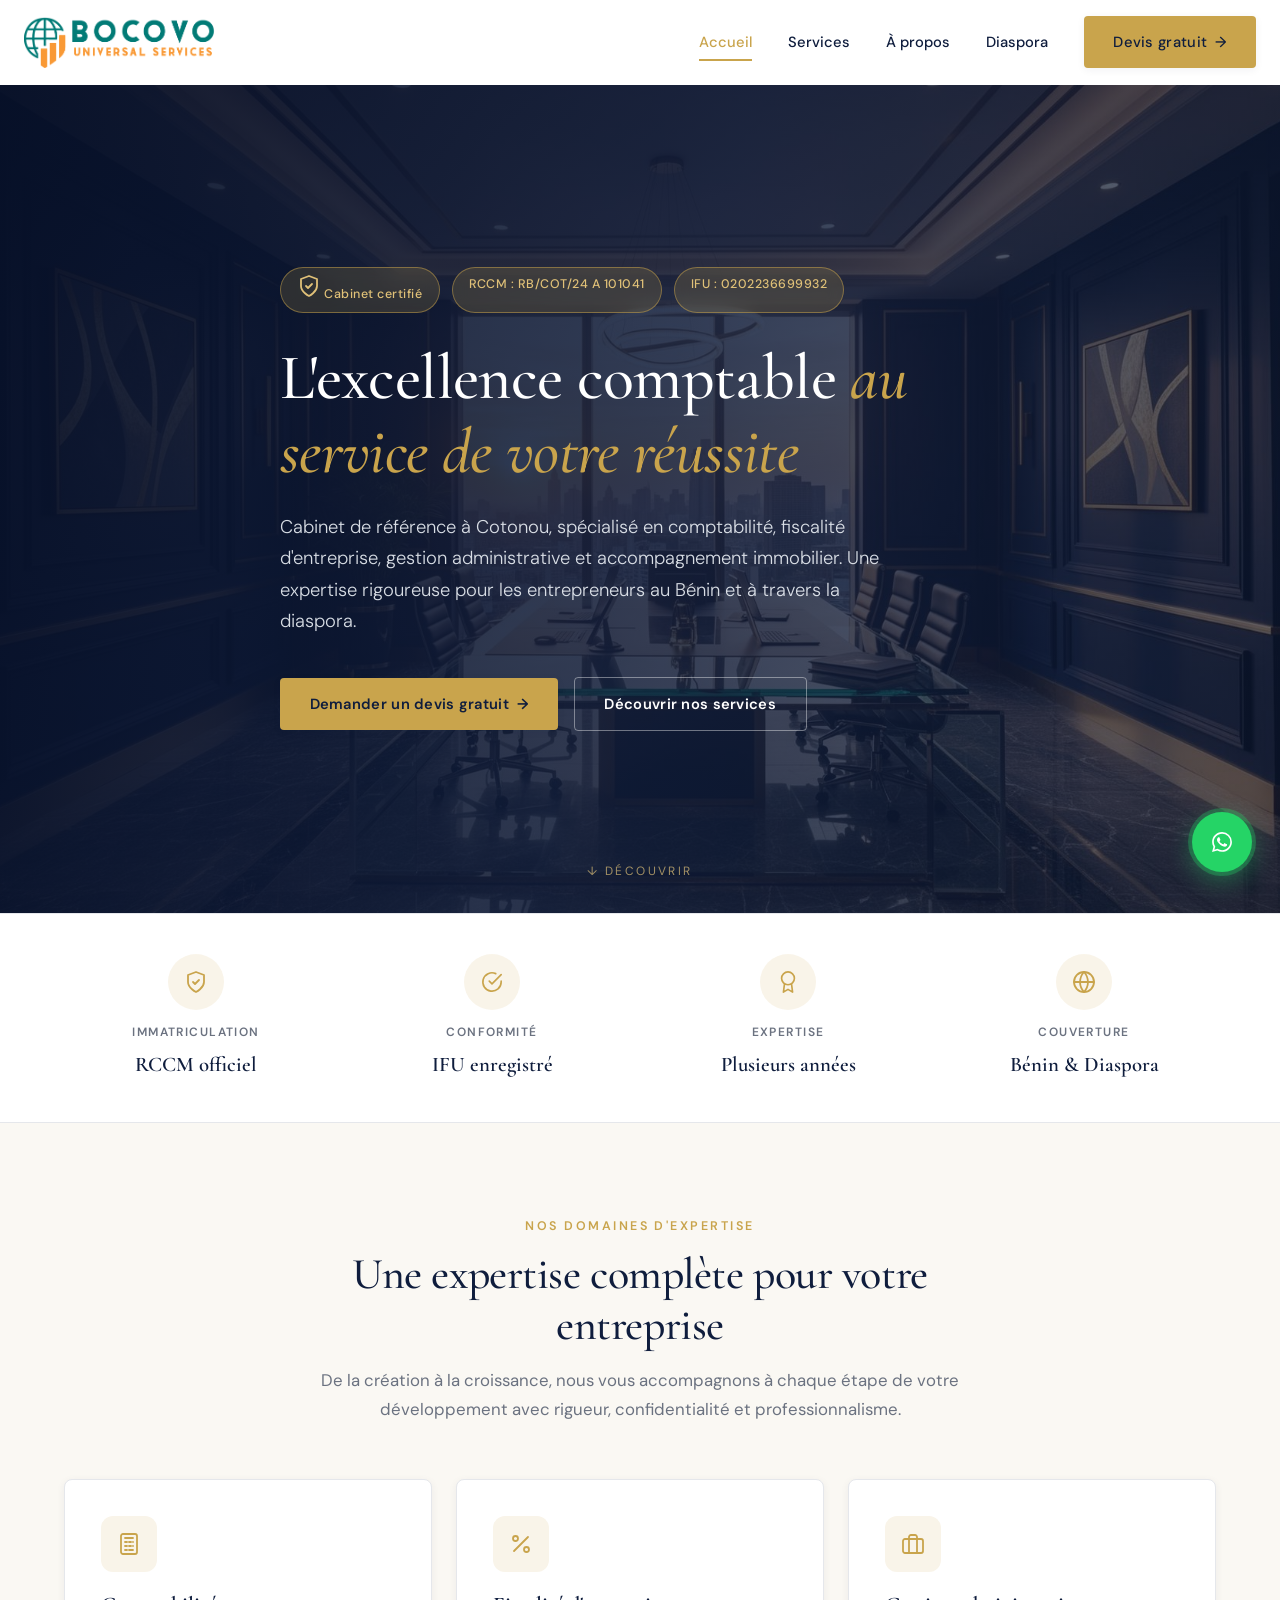
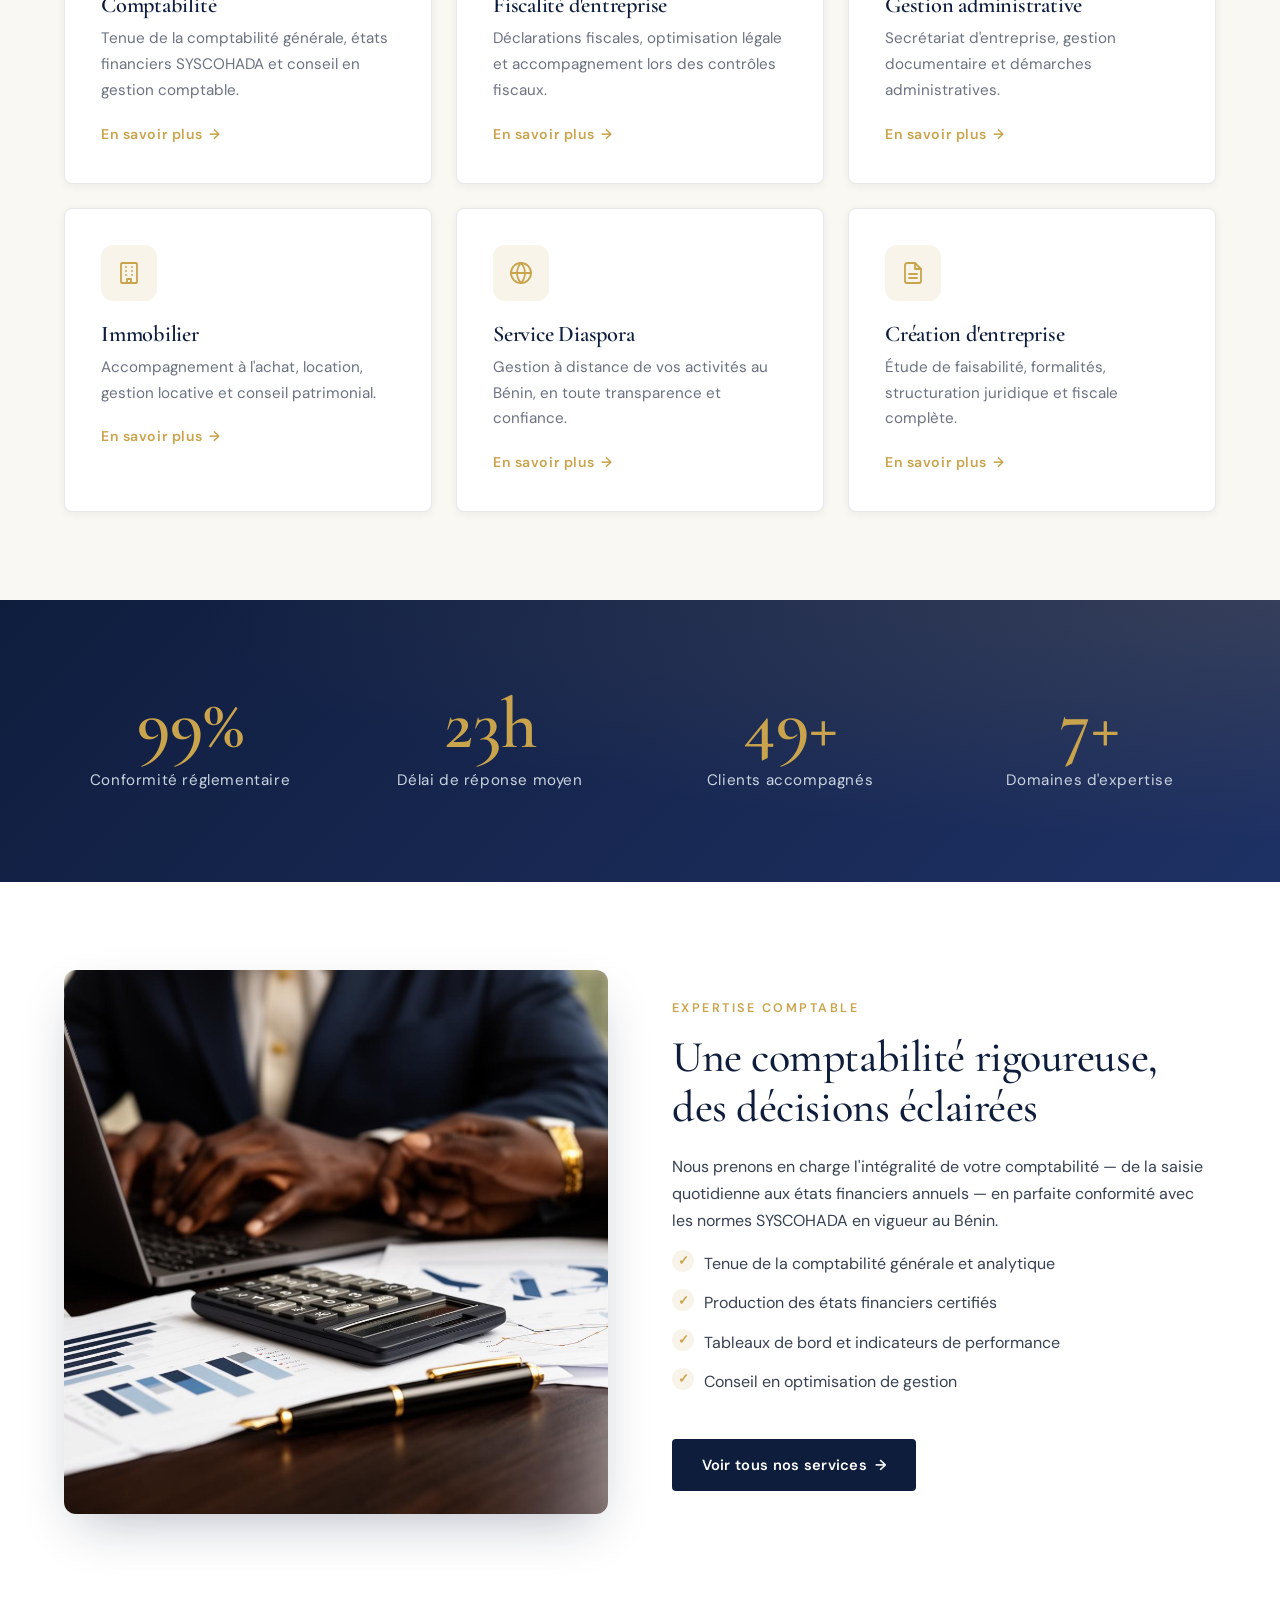
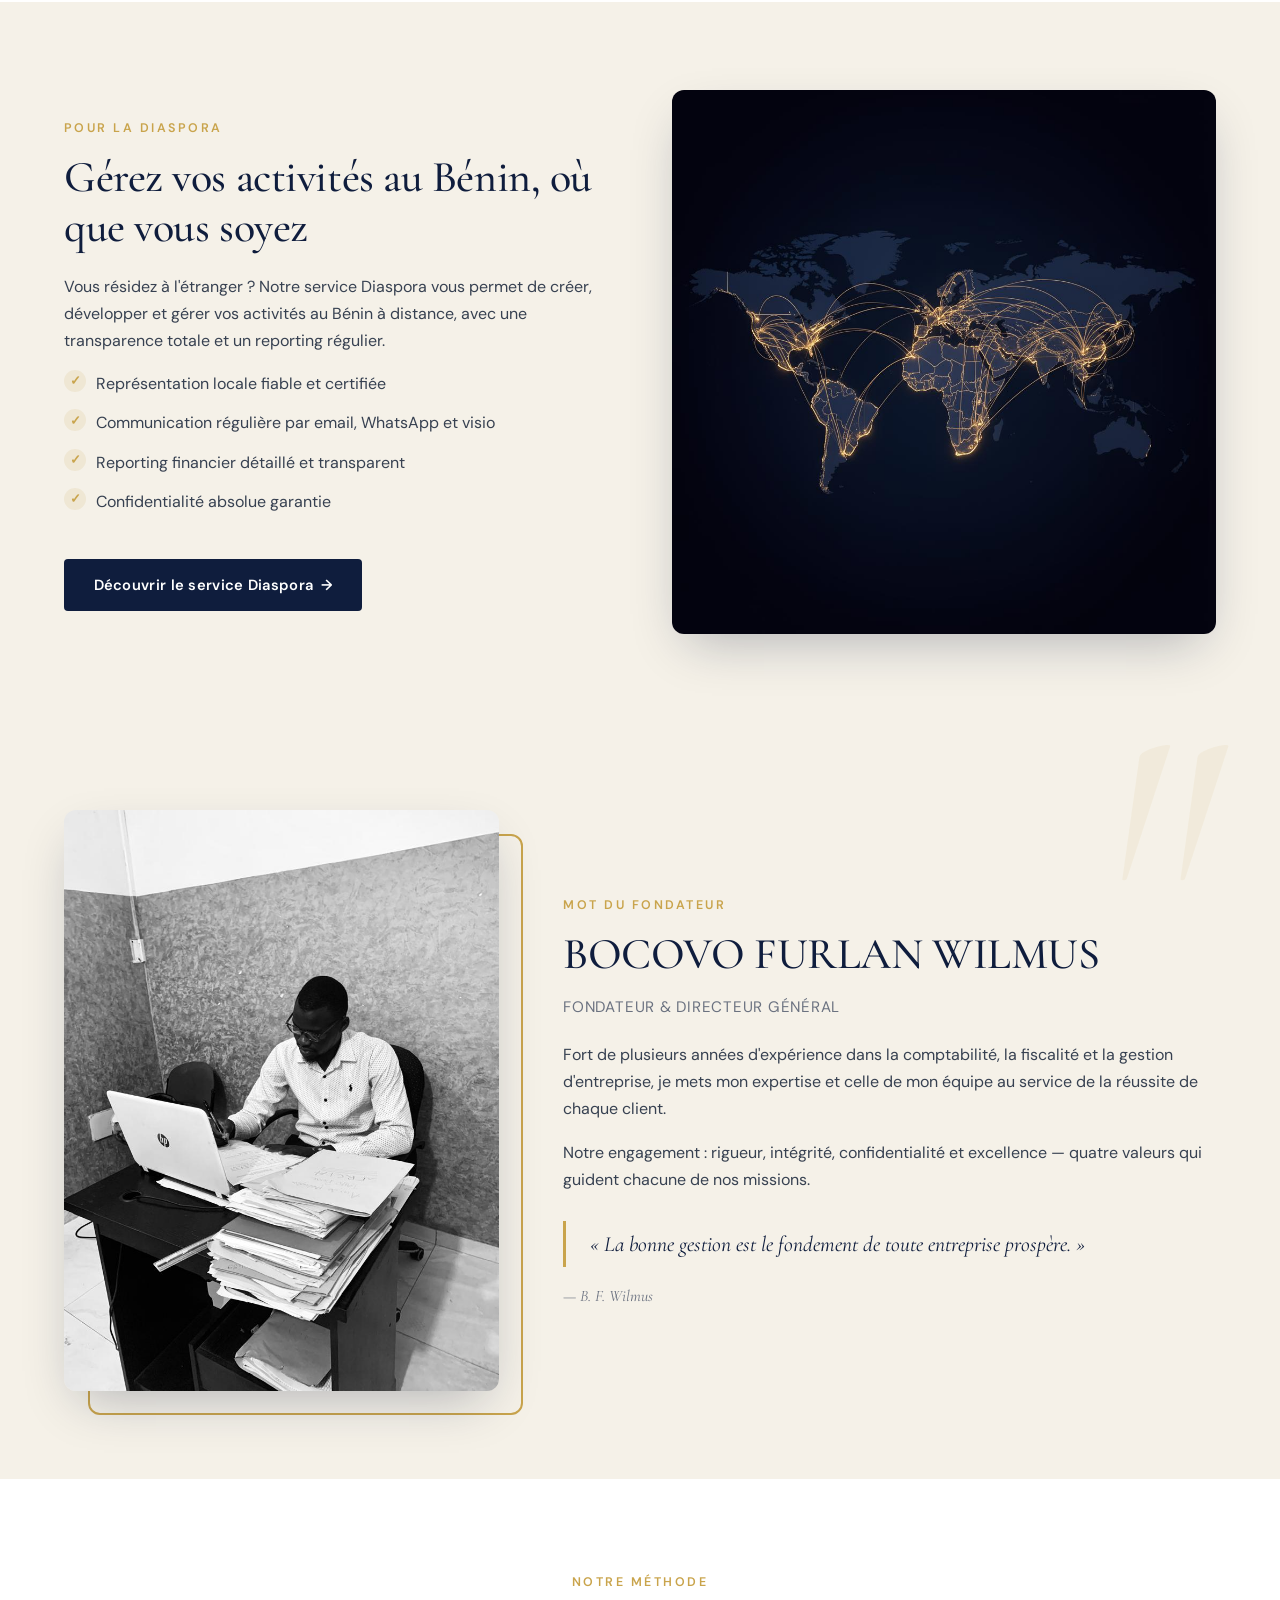
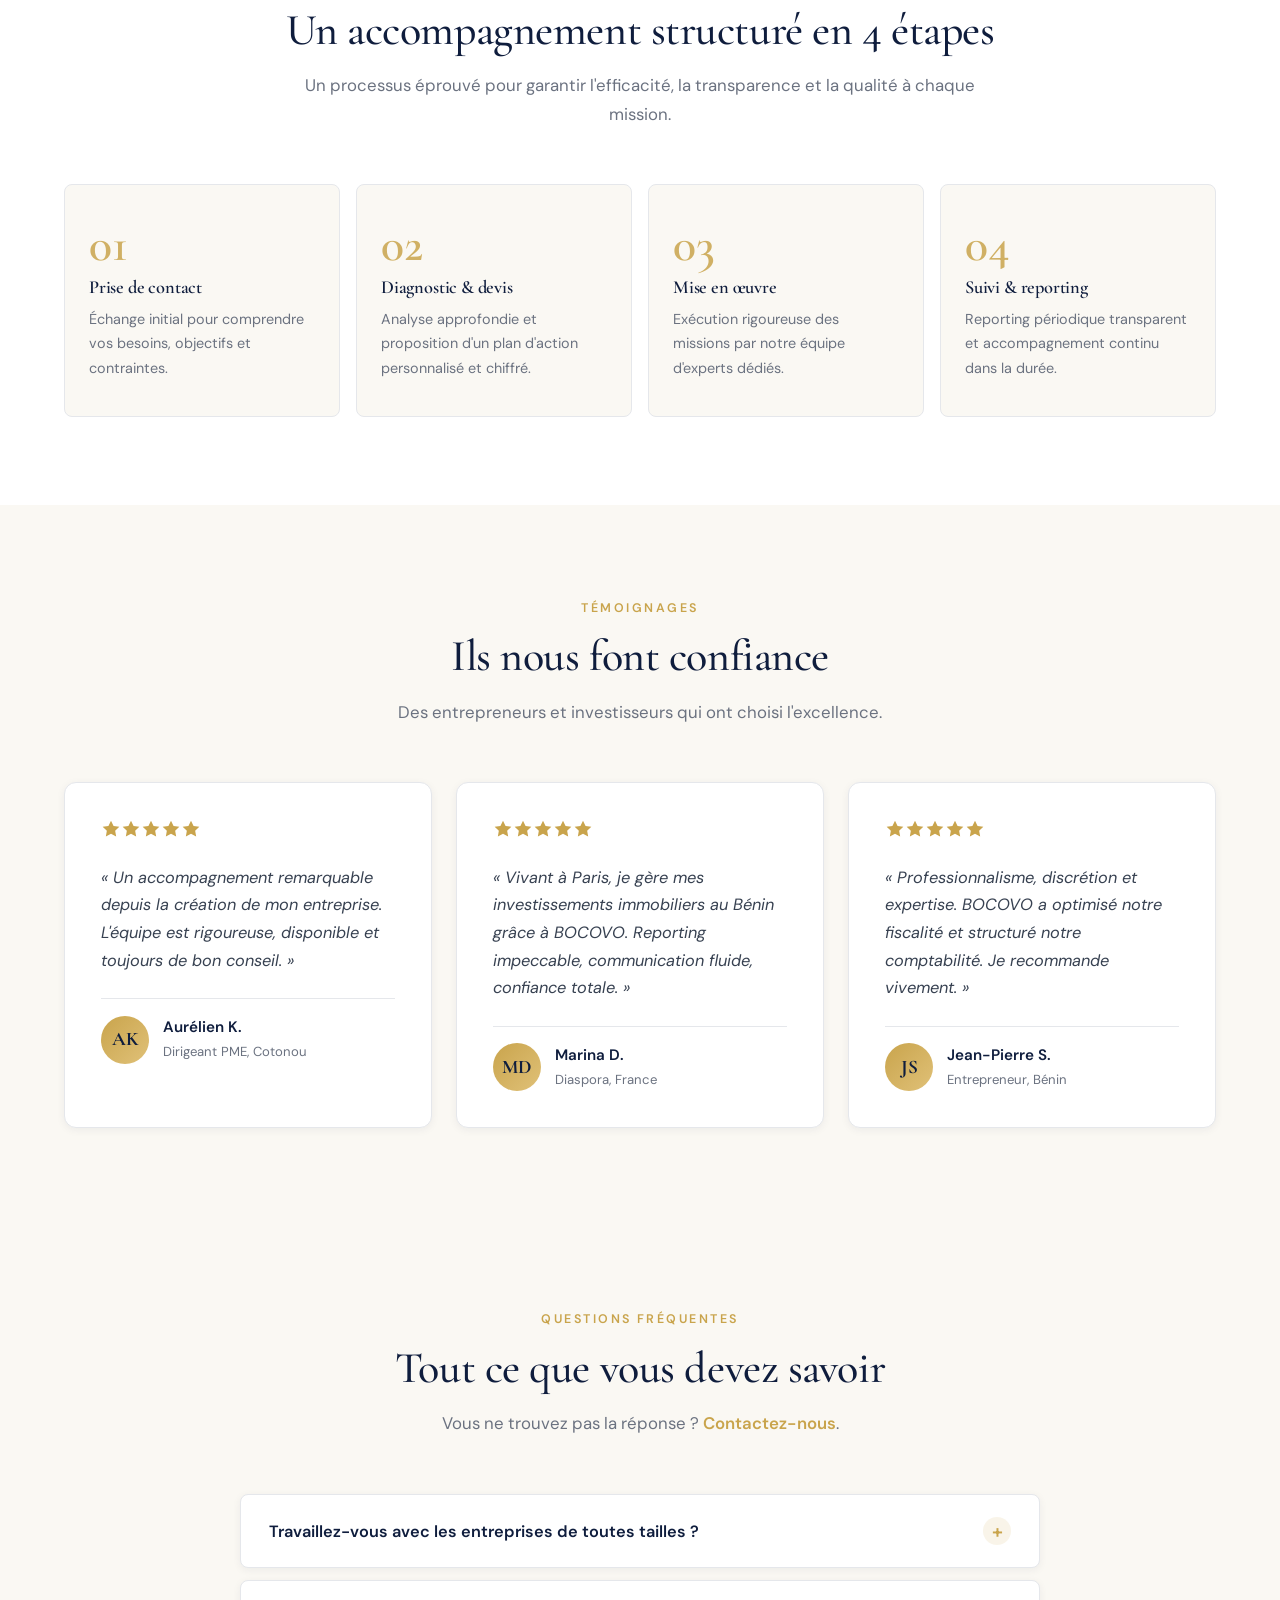
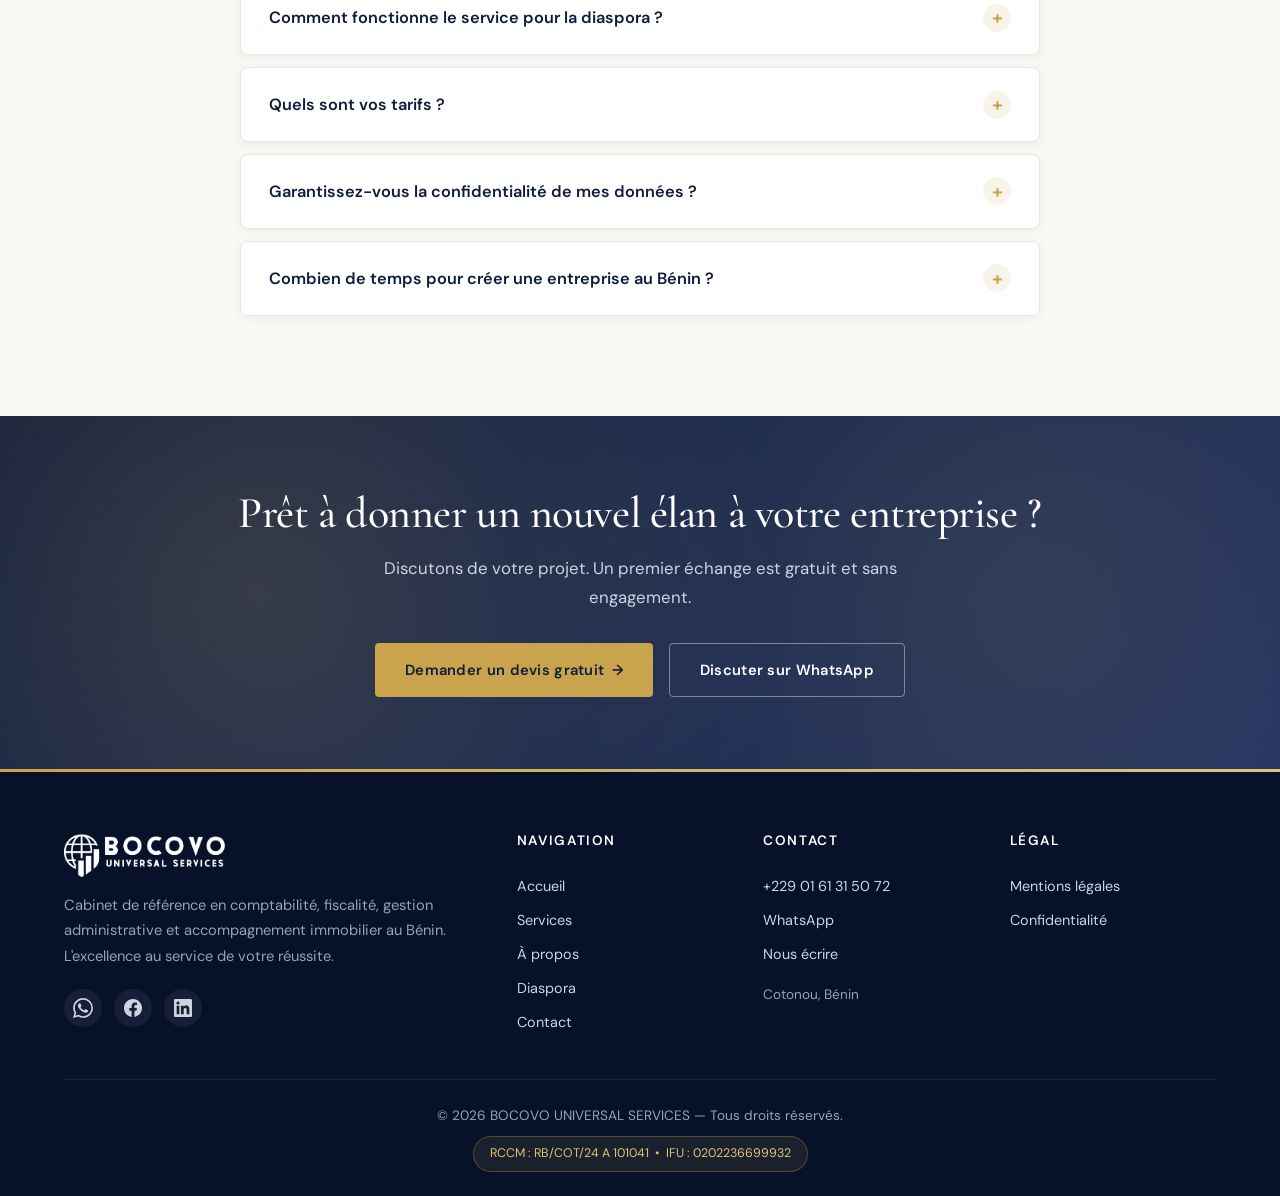
<file: index.html>
<!DOCTYPE html>
<html lang="fr">
<head>
<meta charset="UTF-8">
<meta name="viewport" content="width=device-width, initial-scale=1.0">
<title>BOCOVO UNIVERSAL SERVICES — Comptabilité, Fiscalité & Gestion au Bénin</title>
<meta name="description" content="Cabinet de référence en comptabilité, fiscalité, gestion administrative et immobilier au Bénin. Accompagnement entrepreneurs et diaspora.">
<meta property="og:title" content="BOCOVO UNIVERSAL SERVICES — Comptabilité, Fiscalité & Gestion au Bénin">
<meta property="og:description" content="Cabinet de référence en comptabilité, fiscalité, gestion administrative et immobilier au Bénin. Accompagnement entrepreneurs et diaspora.">
<meta property="og:type" content="website">
<link rel="preconnect" href="https://fonts.googleapis.com">
<link rel="preconnect" href="https://fonts.gstatic.com" crossorigin>
<link href="https://fonts.googleapis.com/css2?family=Cormorant+Garamond:ital,wght@0,500;0,600;0,700;1,500&family=DM+Sans:wght@300;400;500;600;700&display=swap" rel="stylesheet">
<link rel="stylesheet" href="styles.css">
<link rel="icon" type="image/png" href="logo-bocovo.png">
</head>
<body>
<header class="header">
  <div class="header-inner">
    <a href="index.html" class="logo">
      <img src="logo-bocovo.png" alt="Logo BOCOVO UNIVERSAL SERVICES">
    </a>
    <button class="nav-toggle" aria-label="Menu">☰</button>
    <nav class="nav">
      <a href="index.html">Accueil</a>
      <a href="services.html">Services</a>
      <a href="a-propos.html">À propos</a>
      <a href="expertise-diaspora.html">Diaspora</a>
      <a href="contact.html" class="btn btn-primary btn-arrow">Devis gratuit</a>
    </nav>
  </div>
</header>
<main>

<section class="hero">
  <div class="hero-bg"><img src="hero-office.jpg" alt=""></div>
  <div class="container">
    <div class="hero-content">
      <div class="hero-badges">
        <span class="badge"><svg width="24" height="24" viewBox="0 0 24 24" fill="none" stroke="currentColor" stroke-width="1.8" stroke-linecap="round" stroke-linejoin="round"><path d="M12 22s8-4 8-10V5l-8-3-8 3v7c0 6 8 10 8 10z"/><polyline points="9 12 11 14 15 10"/></svg> Cabinet certifié</span>
        <span class="badge">RCCM : RB/COT/24 A 101041</span>
        <span class="badge">IFU : 0202236699932</span>
      </div>
      <h1>L'excellence comptable <span class="accent">au service de votre réussite</span></h1>
      <p class="subtitle">Cabinet de référence à Cotonou, spécialisé en comptabilité, fiscalité d'entreprise, gestion administrative et accompagnement immobilier. Une expertise rigoureuse pour les entrepreneurs au Bénin et à travers la diaspora.</p>
      <div class="hero-actions">
        <a href="contact.html" class="btn btn-primary btn-arrow">Demander un devis gratuit</a>
        <a href="services.html" class="btn btn-outline">Découvrir nos services</a>
      </div>
    </div>
  </div>
  <div class="hero-scroll">↓ Découvrir</div>
</section>

<section class="trust-strip">
  <div class="container">
    <div class="trust-items">
      <div class="trust-item reveal"><div class="icon-circle"><svg width="24" height="24" viewBox="0 0 24 24" fill="none" stroke="currentColor" stroke-width="1.8" stroke-linecap="round" stroke-linejoin="round"><path d="M12 22s8-4 8-10V5l-8-3-8 3v7c0 6 8 10 8 10z"/><polyline points="9 12 11 14 15 10"/></svg></div><div class="label">Immatriculation</div><div class="value">RCCM officiel</div></div>
      <div class="trust-item reveal reveal-delay-1"><div class="icon-circle"><svg width="22" height="22" viewBox="0 0 24 24" fill="none" stroke="currentColor" stroke-width="1.8" stroke-linecap="round" stroke-linejoin="round"><path d="M22 11.08V12a10 10 0 1 1-5.93-9.14"/><polyline points="22 4 12 14.01 9 11.01"/></svg></div><div class="label">Conformité</div><div class="value">IFU enregistré</div></div>
      <div class="trust-item reveal reveal-delay-2"><div class="icon-circle"><svg width="22" height="22" viewBox="0 0 24 24" fill="none" stroke="currentColor" stroke-width="1.8" stroke-linecap="round" stroke-linejoin="round"><circle cx="12" cy="8" r="7"/><polyline points="8.21 13.89 7 23 12 20 17 23 15.79 13.88"/></svg></div><div class="label">Expertise</div><div class="value">Plusieurs années</div></div>
      <div class="trust-item reveal reveal-delay-3"><div class="icon-circle"><svg width="24" height="24" viewBox="0 0 24 24" fill="none" stroke="currentColor" stroke-width="1.8" stroke-linecap="round" stroke-linejoin="round"><circle cx="12" cy="12" r="10"/><line x1="2" y1="12" x2="22" y2="12"/><path d="M12 2a15.3 15.3 0 0 1 4 10 15.3 15.3 0 0 1-4 10 15.3 15.3 0 0 1-4-10 15.3 15.3 0 0 1 4-10z"/></svg></div><div class="label">Couverture</div><div class="value">Bénin & Diaspora</div></div>
    </div>
  </div>
</section>

<section>
  <div class="container">
    <div class="section-header reveal">
      <div class="eyebrow">Nos domaines d'expertise</div>
      <h2>Une expertise complète pour votre entreprise</h2>
      <p>De la création à la croissance, nous vous accompagnons à chaque étape de votre développement avec rigueur, confidentialité et professionnalisme.</p>
    </div>
    <div class="services-grid">
      <div class="service-card reveal"><div class="service-icon"><svg width="24" height="24" viewBox="0 0 24 24" fill="none" stroke="currentColor" stroke-width="1.8" stroke-linecap="round" stroke-linejoin="round"><rect x="4" y="2" width="16" height="20" rx="2"/><line x1="8" y1="6" x2="16" y2="6"/><line x1="8" y1="10" x2="10" y2="10"/><line x1="12" y1="10" x2="14" y2="10"/><line x1="16" y1="10" x2="16" y2="10"/><line x1="8" y1="14" x2="10" y2="14"/><line x1="12" y1="14" x2="14" y2="14"/><line x1="16" y1="14" x2="16" y2="14"/><line x1="8" y1="18" x2="10" y2="18"/><line x1="12" y1="18" x2="16" y2="18"/></svg></div><h3>Comptabilité</h3><p>Tenue de la comptabilité générale, états financiers SYSCOHADA et conseil en gestion comptable.</p><a href="services.html" class="service-link">En savoir plus</a></div>
      <div class="service-card reveal reveal-delay-1"><div class="service-icon"><svg width="24" height="24" viewBox="0 0 24 24" fill="none" stroke="currentColor" stroke-width="1.8" stroke-linecap="round" stroke-linejoin="round"><line x1="19" y1="5" x2="5" y2="19"/><circle cx="6.5" cy="6.5" r="2.5"/><circle cx="17.5" cy="17.5" r="2.5"/></svg></div><h3>Fiscalité d'entreprise</h3><p>Déclarations fiscales, optimisation légale et accompagnement lors des contrôles fiscaux.</p><a href="services.html" class="service-link">En savoir plus</a></div>
      <div class="service-card reveal reveal-delay-2"><div class="service-icon"><svg width="24" height="24" viewBox="0 0 24 24" fill="none" stroke="currentColor" stroke-width="1.8" stroke-linecap="round" stroke-linejoin="round"><rect x="2" y="7" width="20" height="14" rx="2"/><path d="M16 21V5a2 2 0 0 0-2-2h-4a2 2 0 0 0-2 2v16"/></svg></div><h3>Gestion administrative</h3><p>Secrétariat d'entreprise, gestion documentaire et démarches administratives.</p><a href="services.html" class="service-link">En savoir plus</a></div>
      <div class="service-card reveal"><div class="service-icon"><svg width="24" height="24" viewBox="0 0 24 24" fill="none" stroke="currentColor" stroke-width="1.8" stroke-linecap="round" stroke-linejoin="round"><rect x="4" y="2" width="16" height="20" rx="1"/><line x1="9" y1="6" x2="9" y2="6"/><line x1="15" y1="6" x2="15" y2="6"/><line x1="9" y1="10" x2="9" y2="10"/><line x1="15" y1="10" x2="15" y2="10"/><line x1="9" y1="14" x2="9" y2="14"/><line x1="15" y1="14" x2="15" y2="14"/><path d="M10 22v-4h4v4"/></svg></div><h3>Immobilier</h3><p>Accompagnement à l'achat, location, gestion locative et conseil patrimonial.</p><a href="services.html" class="service-link">En savoir plus</a></div>
      <div class="service-card reveal reveal-delay-1"><div class="service-icon"><svg width="24" height="24" viewBox="0 0 24 24" fill="none" stroke="currentColor" stroke-width="1.8" stroke-linecap="round" stroke-linejoin="round"><circle cx="12" cy="12" r="10"/><line x1="2" y1="12" x2="22" y2="12"/><path d="M12 2a15.3 15.3 0 0 1 4 10 15.3 15.3 0 0 1-4 10 15.3 15.3 0 0 1-4-10 15.3 15.3 0 0 1 4-10z"/></svg></div><h3>Service Diaspora</h3><p>Gestion à distance de vos activités au Bénin, en toute transparence et confiance.</p><a href="expertise-diaspora.html" class="service-link">En savoir plus</a></div>
      <div class="service-card reveal reveal-delay-2"><div class="service-icon"><svg width="24" height="24" viewBox="0 0 24 24" fill="none" stroke="currentColor" stroke-width="1.8" stroke-linecap="round" stroke-linejoin="round"><path d="M14 2H6a2 2 0 0 0-2 2v16a2 2 0 0 0 2 2h12a2 2 0 0 0 2-2V8z"/><polyline points="14 2 14 8 20 8"/><line x1="16" y1="13" x2="8" y2="13"/><line x1="16" y1="17" x2="8" y2="17"/></svg></div><h3>Création d'entreprise</h3><p>Étude de faisabilité, formalités, structuration juridique et fiscale complète.</p><a href="services.html" class="service-link">En savoir plus</a></div>
    </div>
  </div>
</section>

<section class="stats">
  <div class="container">
    <div class="stats-grid">
      <div class="reveal"><div class="stat-number"><span data-counter="100" data-suffix="%">0%</span></div><div class="stat-label">Conformité réglementaire</div></div>
      <div class="reveal reveal-delay-1"><div class="stat-number"><span data-counter="24" data-suffix="h">0h</span></div><div class="stat-label">Délai de réponse moyen</div></div>
      <div class="reveal reveal-delay-2"><div class="stat-number"><span data-counter="50" data-suffix="+">0+</span></div><div class="stat-label">Clients accompagnés</div></div>
      <div class="reveal reveal-delay-3"><div class="stat-number"><span data-counter="8" data-suffix="+">0+</span></div><div class="stat-label">Domaines d'expertise</div></div>
    </div>
  </div>
</section>

<section class="bg-white">
  <div class="container">
    <div class="feature-split">
      <div class="reveal"><img src="feature-accounting.jpg" alt="Expertise comptable"></div>
      <div class="feature-split-content reveal reveal-delay-1">
        <div class="eyebrow">Expertise comptable</div>
        <h2>Une comptabilité rigoureuse, des décisions éclairées</h2>
        <p>Nous prenons en charge l'intégralité de votre comptabilité — de la saisie quotidienne aux états financiers annuels — en parfaite conformité avec les normes SYSCOHADA en vigueur au Bénin.</p>
        <ul class="checks">
          <li>Tenue de la comptabilité générale et analytique</li>
          <li>Production des états financiers certifiés</li>
          <li>Tableaux de bord et indicateurs de performance</li>
          <li>Conseil en optimisation de gestion</li>
        </ul>
        <a href="services.html" class="btn btn-dark btn-arrow mt-2">Voir tous nos services</a>
      </div>
    </div>
  </div>
</section>

<section class="bg-cream">
  <div class="container">
    <div class="feature-split reverse">
      <div class="reveal"><img src="feature-diaspora.jpg" alt="Service diaspora"></div>
      <div class="feature-split-content reveal reveal-delay-1">
        <div class="eyebrow">Pour la diaspora</div>
        <h2>Gérez vos activités au Bénin, où que vous soyez</h2>
        <p>Vous résidez à l'étranger ? Notre service Diaspora vous permet de créer, développer et gérer vos activités au Bénin à distance, avec une transparence totale et un reporting régulier.</p>
        <ul class="checks">
          <li>Représentation locale fiable et certifiée</li>
          <li>Communication régulière par email, WhatsApp et visio</li>
          <li>Reporting financier détaillé et transparent</li>
          <li>Confidentialité absolue garantie</li>
        </ul>
        <a href="expertise-diaspora.html" class="btn btn-dark btn-arrow mt-2">Découvrir le service Diaspora</a>
      </div>
    </div>
  </div>
</section>

<section class="founder-section">
  <div class="container">
    <div class="founder">
      <div class="founder-img-wrap reveal"><img src="directeur.jpg" alt="BOCOVO FURLAN WILMUS, Directeur"></div>
      <div class="reveal reveal-delay-1">
        <div class="eyebrow">Mot du fondateur</div>
        <h2>BOCOVO FURLAN WILMUS</h2>
        <p style="color:var(--gray);font-size:0.95rem;letter-spacing:0.05em;text-transform:uppercase;margin-bottom:1.25rem;">Fondateur & Directeur Général</p>
        <p>Fort de plusieurs années d'expérience dans la comptabilité, la fiscalité et la gestion d'entreprise, je mets mon expertise et celle de mon équipe au service de la réussite de chaque client.</p>
        <p>Notre engagement : rigueur, intégrité, confidentialité et excellence — quatre valeurs qui guident chacune de nos missions.</p>
        <blockquote>« La bonne gestion est le fondement de toute entreprise prospère. »</blockquote>
        <div class="founder-signature">— B. F. Wilmus</div>
      </div>
    </div>
  </div>
</section>

<section class="process">
  <div class="container">
    <div class="section-header reveal">
      <div class="eyebrow">Notre méthode</div>
      <h2>Un accompagnement structuré en 4 étapes</h2>
      <p>Un processus éprouvé pour garantir l'efficacité, la transparence et la qualité à chaque mission.</p>
    </div>
    <div class="process-steps">
      <div class="process-step reveal"><div class="process-num">01</div><h3>Prise de contact</h3><p>Échange initial pour comprendre vos besoins, objectifs et contraintes.</p></div>
      <div class="process-step reveal reveal-delay-1"><div class="process-num">02</div><h3>Diagnostic & devis</h3><p>Analyse approfondie et proposition d'un plan d'action personnalisé et chiffré.</p></div>
      <div class="process-step reveal reveal-delay-2"><div class="process-num">03</div><h3>Mise en œuvre</h3><p>Exécution rigoureuse des missions par notre équipe d'experts dédiés.</p></div>
      <div class="process-step reveal reveal-delay-3"><div class="process-num">04</div><h3>Suivi & reporting</h3><p>Reporting périodique transparent et accompagnement continu dans la durée.</p></div>
    </div>
  </div>
</section>

<section class="testimonials">
  <div class="container">
    <div class="section-header reveal">
      <div class="eyebrow">Témoignages</div>
      <h2>Ils nous font confiance</h2>
      <p>Des entrepreneurs et investisseurs qui ont choisi l'excellence.</p>
    </div>
    <div class="testimonial-grid">
      <div class="testimonial reveal"><div class="testimonial-stars"><svg width="20" height="20" viewBox="0 0 24 24" fill="currentColor"><polygon points="12 2 15.09 8.26 22 9.27 17 14.14 18.18 21.02 12 17.77 5.82 21.02 7 14.14 2 9.27 8.91 8.26 12 2"/></svg><svg width="20" height="20" viewBox="0 0 24 24" fill="currentColor"><polygon points="12 2 15.09 8.26 22 9.27 17 14.14 18.18 21.02 12 17.77 5.82 21.02 7 14.14 2 9.27 8.91 8.26 12 2"/></svg><svg width="20" height="20" viewBox="0 0 24 24" fill="currentColor"><polygon points="12 2 15.09 8.26 22 9.27 17 14.14 18.18 21.02 12 17.77 5.82 21.02 7 14.14 2 9.27 8.91 8.26 12 2"/></svg><svg width="20" height="20" viewBox="0 0 24 24" fill="currentColor"><polygon points="12 2 15.09 8.26 22 9.27 17 14.14 18.18 21.02 12 17.77 5.82 21.02 7 14.14 2 9.27 8.91 8.26 12 2"/></svg><svg width="20" height="20" viewBox="0 0 24 24" fill="currentColor"><polygon points="12 2 15.09 8.26 22 9.27 17 14.14 18.18 21.02 12 17.77 5.82 21.02 7 14.14 2 9.27 8.91 8.26 12 2"/></svg></div><p>« Un accompagnement remarquable depuis la création de mon entreprise. L'équipe est rigoureuse, disponible et toujours de bon conseil. »</p><div class="testimonial-author"><div class="testimonial-avatar">AK</div><div><div class="name">Aurélien K.</div><div class="role">Dirigeant PME, Cotonou</div></div></div></div>
      <div class="testimonial reveal reveal-delay-1"><div class="testimonial-stars"><svg width="20" height="20" viewBox="0 0 24 24" fill="currentColor"><polygon points="12 2 15.09 8.26 22 9.27 17 14.14 18.18 21.02 12 17.77 5.82 21.02 7 14.14 2 9.27 8.91 8.26 12 2"/></svg><svg width="20" height="20" viewBox="0 0 24 24" fill="currentColor"><polygon points="12 2 15.09 8.26 22 9.27 17 14.14 18.18 21.02 12 17.77 5.82 21.02 7 14.14 2 9.27 8.91 8.26 12 2"/></svg><svg width="20" height="20" viewBox="0 0 24 24" fill="currentColor"><polygon points="12 2 15.09 8.26 22 9.27 17 14.14 18.18 21.02 12 17.77 5.82 21.02 7 14.14 2 9.27 8.91 8.26 12 2"/></svg><svg width="20" height="20" viewBox="0 0 24 24" fill="currentColor"><polygon points="12 2 15.09 8.26 22 9.27 17 14.14 18.18 21.02 12 17.77 5.82 21.02 7 14.14 2 9.27 8.91 8.26 12 2"/></svg><svg width="20" height="20" viewBox="0 0 24 24" fill="currentColor"><polygon points="12 2 15.09 8.26 22 9.27 17 14.14 18.18 21.02 12 17.77 5.82 21.02 7 14.14 2 9.27 8.91 8.26 12 2"/></svg></div><p>« Vivant à Paris, je gère mes investissements immobiliers au Bénin grâce à BOCOVO. Reporting impeccable, communication fluide, confiance totale. »</p><div class="testimonial-author"><div class="testimonial-avatar">MD</div><div><div class="name">Marina D.</div><div class="role">Diaspora, France</div></div></div></div>
      <div class="testimonial reveal reveal-delay-2"><div class="testimonial-stars"><svg width="20" height="20" viewBox="0 0 24 24" fill="currentColor"><polygon points="12 2 15.09 8.26 22 9.27 17 14.14 18.18 21.02 12 17.77 5.82 21.02 7 14.14 2 9.27 8.91 8.26 12 2"/></svg><svg width="20" height="20" viewBox="0 0 24 24" fill="currentColor"><polygon points="12 2 15.09 8.26 22 9.27 17 14.14 18.18 21.02 12 17.77 5.82 21.02 7 14.14 2 9.27 8.91 8.26 12 2"/></svg><svg width="20" height="20" viewBox="0 0 24 24" fill="currentColor"><polygon points="12 2 15.09 8.26 22 9.27 17 14.14 18.18 21.02 12 17.77 5.82 21.02 7 14.14 2 9.27 8.91 8.26 12 2"/></svg><svg width="20" height="20" viewBox="0 0 24 24" fill="currentColor"><polygon points="12 2 15.09 8.26 22 9.27 17 14.14 18.18 21.02 12 17.77 5.82 21.02 7 14.14 2 9.27 8.91 8.26 12 2"/></svg><svg width="20" height="20" viewBox="0 0 24 24" fill="currentColor"><polygon points="12 2 15.09 8.26 22 9.27 17 14.14 18.18 21.02 12 17.77 5.82 21.02 7 14.14 2 9.27 8.91 8.26 12 2"/></svg></div><p>« Professionnalisme, discrétion et expertise. BOCOVO a optimisé notre fiscalité et structuré notre comptabilité. Je recommande vivement. »</p><div class="testimonial-author"><div class="testimonial-avatar">JS</div><div><div class="name">Jean-Pierre S.</div><div class="role">Entrepreneur, Bénin</div></div></div></div>
    </div>
  </div>
</section>

<section>
  <div class="container">
    <div class="section-header reveal">
      <div class="eyebrow">Questions fréquentes</div>
      <h2>Tout ce que vous devez savoir</h2>
      <p>Vous ne trouvez pas la réponse ? <a href="contact.html" style="color:var(--gold);font-weight:600;">Contactez-nous</a>.</p>
    </div>
    <div class="faq-list">
      <div class="faq-item reveal"><button class="faq-question">Travaillez-vous avec les entreprises de toutes tailles ?<span class="faq-toggle">+</span></button><div class="faq-answer"><p>Oui. Nous accompagnons aussi bien les entrepreneurs individuels, les TPE, les PME que les structures plus importantes. Nos prestations sont adaptées à votre taille et à vos besoins spécifiques.</p></div></div>
      <div class="faq-item reveal"><button class="faq-question">Comment fonctionne le service pour la diaspora ?<span class="faq-toggle">+</span></button><div class="faq-answer"><p>Nous agissons comme votre représentant local de confiance. Toutes les démarches se font à distance via email, WhatsApp ou visioconférence. Vous recevez un reporting régulier et transparent sur vos activités au Bénin.</p></div></div>
      <div class="faq-item reveal"><button class="faq-question">Quels sont vos tarifs ?<span class="faq-toggle">+</span></button><div class="faq-answer"><p>Nos honoraires dépendent de la nature et du volume des missions. Nous établissons toujours un devis gratuit et personnalisé après un premier échange pour évaluer vos besoins précis.</p></div></div>
      <div class="faq-item reveal"><button class="faq-question">Garantissez-vous la confidentialité de mes données ?<span class="faq-toggle">+</span></button><div class="faq-answer"><p>Absolument. La confidentialité est l'un de nos piliers fondamentaux. Toutes les informations qui nous sont confiées sont traitées avec la plus grande discrétion et ne sont jamais communiquées à des tiers.</p></div></div>
      <div class="faq-item reveal"><button class="faq-question">Combien de temps pour créer une entreprise au Bénin ?<span class="faq-toggle">+</span></button><div class="faq-answer"><p>En général, entre 7 et 15 jours ouvrables pour l'ensemble des formalités (RCCM, IFU, ouverture de compte bancaire). Nous nous chargeons de toutes les démarches administratives à votre place.</p></div></div>
    </div>
  </div>
</section>

<section class="cta-banner">
  <div class="container">
    <h2>Prêt à donner un nouvel élan à votre entreprise ?</h2>
    <p>Discutons de votre projet. Un premier échange est gratuit et sans engagement.</p>
    <div style="display:flex;gap:1rem;justify-content:center;flex-wrap:wrap;">
      <a href="contact.html" class="btn btn-primary btn-arrow">Demander un devis gratuit</a>
      <a href="https://wa.me/2290161315072" class="btn btn-outline" target="_blank" rel="noopener">Discuter sur WhatsApp</a>
    </div>
  </div>
</section>
</main>
<footer class="footer">
  <div class="container">
    <div class="footer-grid">
      <div class="footer-brand">
        <div class="logo">
          <img src="logo-bocovo.png" alt="" style="height:44px;filter:brightness(0) invert(1);">
        </div>
        <p>Cabinet de référence en comptabilité, fiscalité, gestion administrative et accompagnement immobilier au Bénin. L'excellence au service de votre réussite.</p>
        <div class="footer-social">
          <a href="https://wa.me/2290161315072" aria-label="WhatsApp" target="_blank" rel="noopener"><svg width="20" height="20" viewBox="0 0 24 24" fill="currentColor"><path d="M17.472 14.382c-.297-.149-1.758-.867-2.03-.967-.273-.099-.471-.148-.67.15-.197.297-.767.966-.94 1.164-.173.199-.347.223-.644.075-.297-.15-1.255-.463-2.39-1.475-.883-.788-1.48-1.761-1.653-2.059-.173-.297-.018-.458.13-.606.134-.133.298-.347.446-.52.149-.174.198-.298.298-.497.099-.198.05-.371-.025-.52-.075-.149-.669-1.612-.916-2.207-.242-.579-.487-.5-.669-.51-.173-.008-.371-.01-.57-.01-.198 0-.52.074-.792.372-.272.297-1.04 1.016-1.04 2.479 0 1.462 1.065 2.875 1.213 3.074.149.198 2.096 3.2 5.077 4.487.709.306 1.262.489 1.694.625.712.227 1.36.195 1.871.118.571-.085 1.758-.719 2.006-1.413.248-.694.248-1.289.173-1.413-.074-.124-.272-.198-.57-.347m-5.421 7.403h-.004a9.87 9.87 0 0 1-5.031-1.378l-.361-.214-3.741.982.998-3.648-.235-.374a9.86 9.86 0 0 1-1.51-5.26c.001-5.45 4.436-9.884 9.888-9.884 2.64 0 5.122 1.03 6.988 2.898a9.825 9.825 0 0 1 2.893 6.994c-.003 5.45-4.437 9.884-9.885 9.884m8.413-18.297A11.815 11.815 0 0 0 12.05 0C5.495 0 .16 5.335.157 11.892c0 2.096.547 4.142 1.588 5.945L.057 24l6.305-1.654a11.882 11.882 0 0 0 5.683 1.448h.005c6.554 0 11.89-5.335 11.893-11.893a11.821 11.821 0 0 0-3.48-8.413z"/></svg></a>
          <a href="#" aria-label="Facebook"><svg width="18" height="18" viewBox="0 0 24 24" fill="currentColor"><path d="M24 12.073c0-6.627-5.373-12-12-12s-12 5.373-12 12c0 5.99 4.388 10.954 10.125 11.854v-8.385H7.078v-3.47h3.047V9.43c0-3.007 1.792-4.669 4.533-4.669 1.312 0 2.686.235 2.686.235v2.953H15.83c-1.491 0-1.956.925-1.956 1.874v2.25h3.328l-.532 3.47h-2.796v8.385C19.612 23.027 24 18.062 24 12.073z"/></svg></a>
          <a href="#" aria-label="LinkedIn"><svg width="18" height="18" viewBox="0 0 24 24" fill="currentColor"><path d="M20.447 20.452h-3.554v-5.569c0-1.328-.027-3.037-1.852-3.037-1.853 0-2.136 1.445-2.136 2.939v5.667H9.351V9h3.414v1.561h.046c.477-.9 1.637-1.85 3.37-1.85 3.601 0 4.267 2.37 4.267 5.455v6.286zM5.337 7.433a2.062 2.062 0 0 1-2.063-2.065 2.063 2.063 0 1 1 2.063 2.065zm1.782 13.019H3.555V9h3.564v11.452zM22.225 0H1.771C.792 0 0 .774 0 1.729v20.542C0 23.227.792 24 1.771 24h20.451C23.2 24 24 23.227 24 22.271V1.729C24 .774 23.2 0 22.222 0h.003z"/></svg></a>
        </div>
      </div>
      <div>
        <h4>Navigation</h4>
        <a href="index.html">Accueil</a>
        <a href="services.html">Services</a>
        <a href="a-propos.html">À propos</a>
        <a href="expertise-diaspora.html">Diaspora</a>
        <a href="contact.html">Contact</a>
      </div>
      <div>
        <h4>Contact</h4>
        <a href="tel:+22901613150 72">+229 01 61 31 50 72</a>
        <a href="https://wa.me/2290161315072" target="_blank" rel="noopener">WhatsApp</a>
        <a href="mailto:contact@bocovo-universal-services.com">Nous écrire</a>
        <p style="color:#94a3b8;font-size:0.85rem;margin-top:0.75rem;">Cotonou, Bénin</p>
      </div>
      <div>
        <h4>Légal</h4>
        <a href="mentions-legales.html">Mentions légales</a>
        <a href="confidentialite.html">Confidentialité</a>
      </div>
    </div>
    <div class="footer-bottom">
      © <span id="year">2026</span> BOCOVO UNIVERSAL SERVICES — Tous droits réservés.<br>
      <span class="footer-legal-ids">RCCM : RB/COT/24 A 101041 &nbsp;•&nbsp; IFU : 0202236699932</span>
    </div>
  </div>
</footer>
<a href="https://wa.me/2290161315072" class="whatsapp-fab" aria-label="Discuter sur WhatsApp" target="_blank" rel="noopener"><svg width="20" height="20" viewBox="0 0 24 24" fill="currentColor"><path d="M17.472 14.382c-.297-.149-1.758-.867-2.03-.967-.273-.099-.471-.148-.67.15-.197.297-.767.966-.94 1.164-.173.199-.347.223-.644.075-.297-.15-1.255-.463-2.39-1.475-.883-.788-1.48-1.761-1.653-2.059-.173-.297-.018-.458.13-.606.134-.133.298-.347.446-.52.149-.174.198-.298.298-.497.099-.198.05-.371-.025-.52-.075-.149-.669-1.612-.916-2.207-.242-.579-.487-.5-.669-.51-.173-.008-.371-.01-.57-.01-.198 0-.52.074-.792.372-.272.297-1.04 1.016-1.04 2.479 0 1.462 1.065 2.875 1.213 3.074.149.198 2.096 3.2 5.077 4.487.709.306 1.262.489 1.694.625.712.227 1.36.195 1.871.118.571-.085 1.758-.719 2.006-1.413.248-.694.248-1.289.173-1.413-.074-.124-.272-.198-.57-.347m-5.421 7.403h-.004a9.87 9.87 0 0 1-5.031-1.378l-.361-.214-3.741.982.998-3.648-.235-.374a9.86 9.86 0 0 1-1.51-5.26c.001-5.45 4.436-9.884 9.888-9.884 2.64 0 5.122 1.03 6.988 2.898a9.825 9.825 0 0 1 2.893 6.994c-.003 5.45-4.437 9.884-9.885 9.884m8.413-18.297A11.815 11.815 0 0 0 12.05 0C5.495 0 .16 5.335.157 11.892c0 2.096.547 4.142 1.588 5.945L.057 24l6.305-1.654a11.882 11.882 0 0 0 5.683 1.448h.005c6.554 0 11.89-5.335 11.893-11.893a11.821 11.821 0 0 0-3.48-8.413z"/></svg></a>
<script src="script.js"></script>
</body>
</html>
</file>
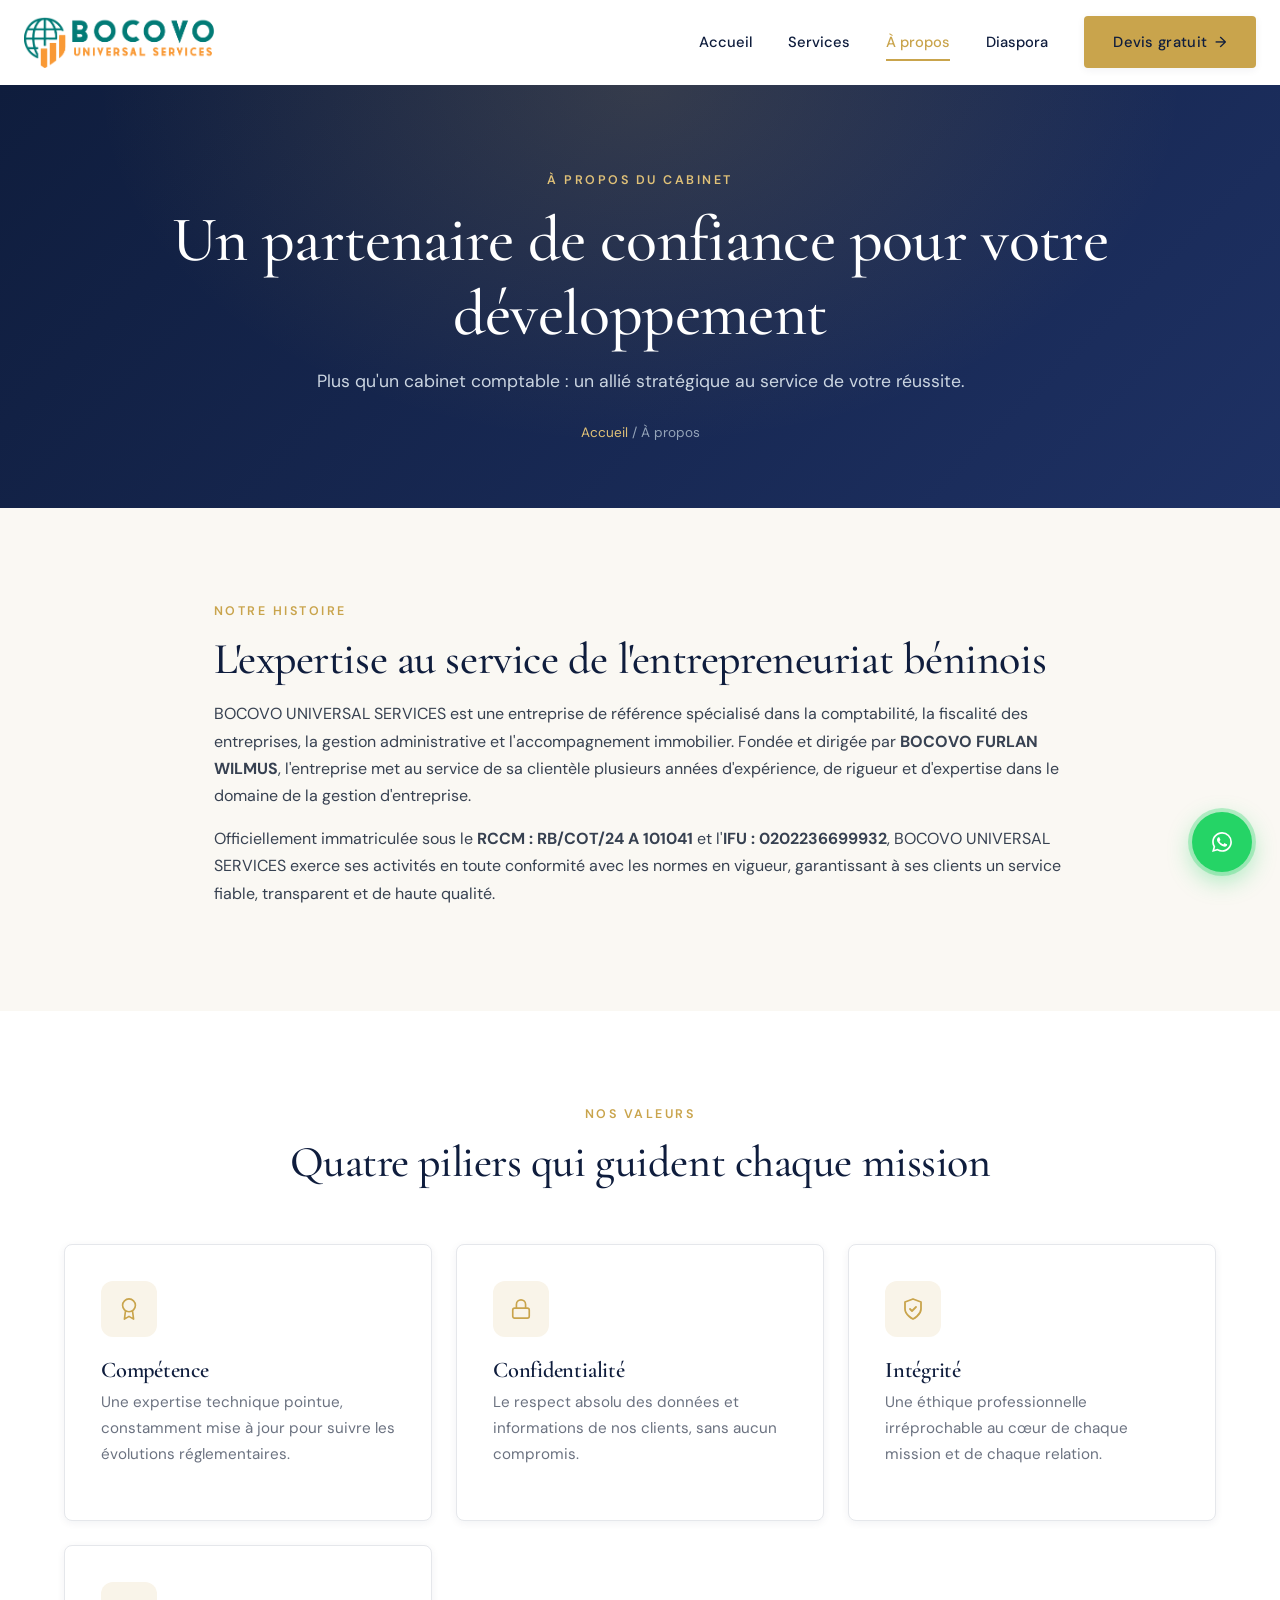
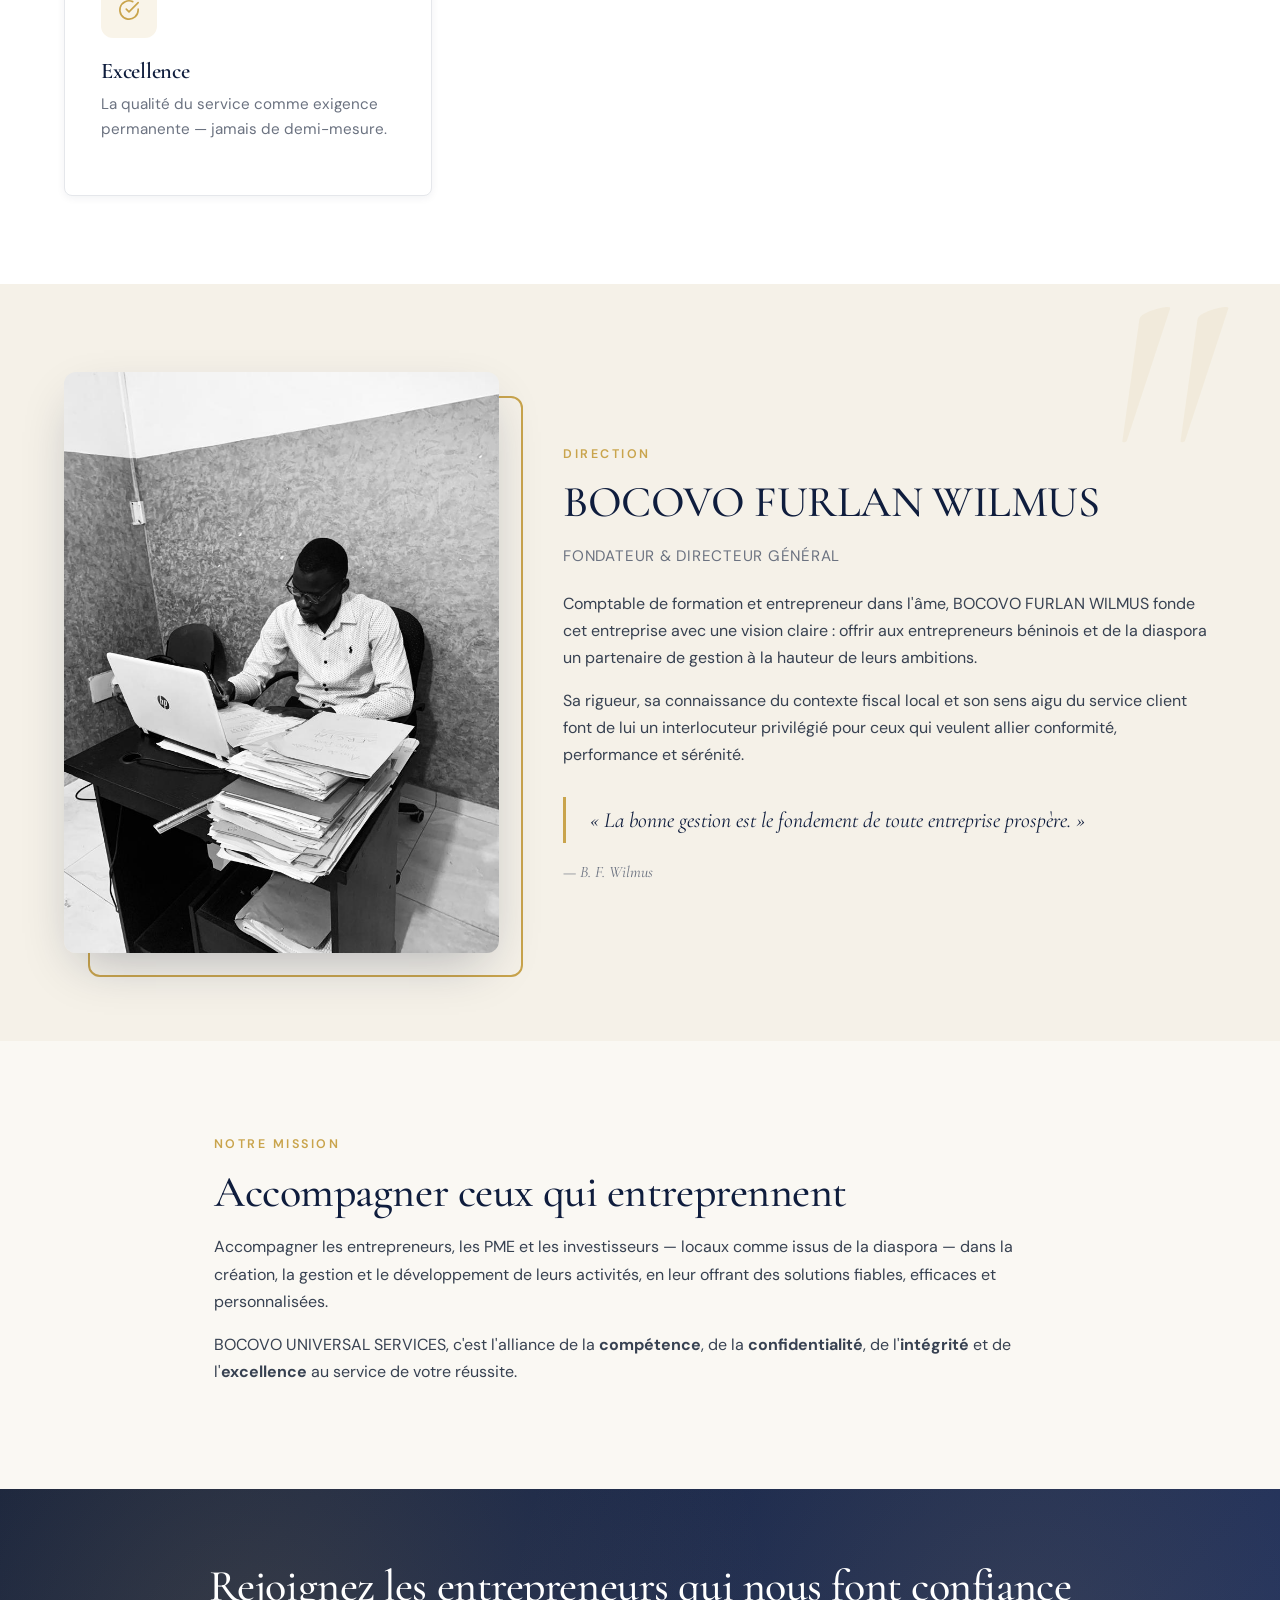
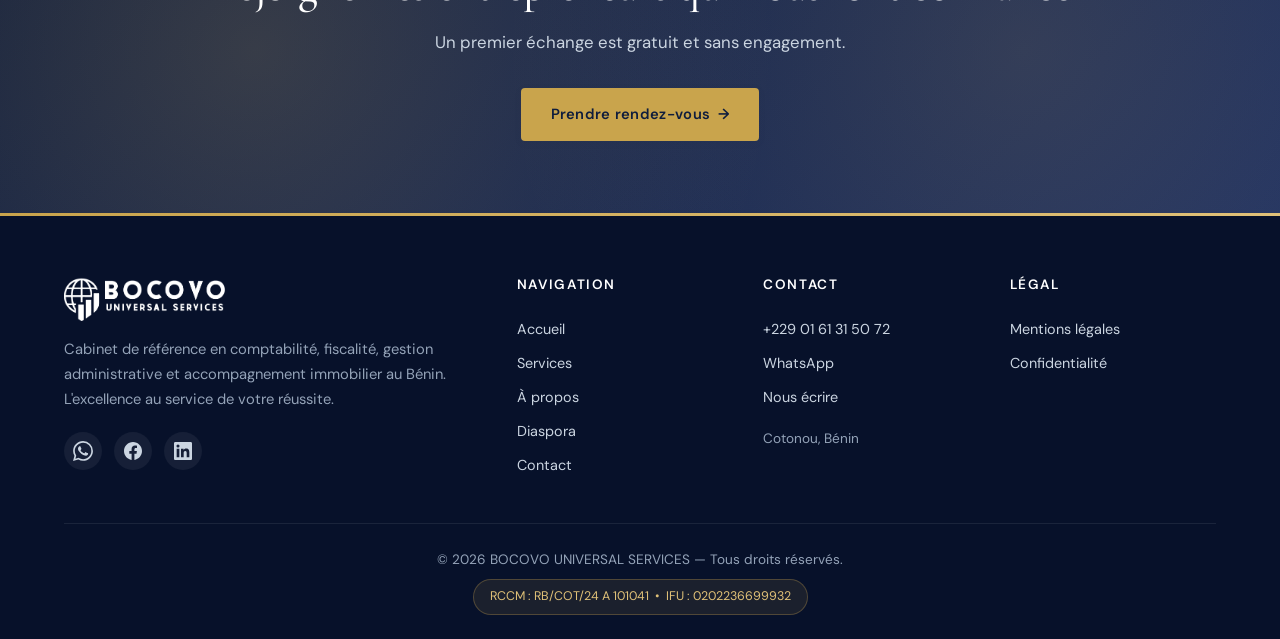
<file: a-propos.html>
<!DOCTYPE html>
<html lang="fr">
<head>
<meta charset="UTF-8">
<meta name="viewport" content="width=device-width, initial-scale=1.0">
<title>À propos — BOCOVO UNIVERSAL SERVICES</title>
<meta name="description" content="Découvrez BOCOVO UNIVERSAL SERVICES : histoire, valeurs et mission du cabinet dirigé par BOCOVO FURLAN WILMUS.">
<meta property="og:title" content="À propos — BOCOVO UNIVERSAL SERVICES">
<meta property="og:description" content="Découvrez BOCOVO UNIVERSAL SERVICES : histoire, valeurs et mission du cabinet dirigé par BOCOVO FURLAN WILMUS.">
<meta property="og:type" content="website">
<link rel="preconnect" href="https://fonts.googleapis.com">
<link rel="preconnect" href="https://fonts.gstatic.com" crossorigin>
<link href="https://fonts.googleapis.com/css2?family=Cormorant+Garamond:ital,wght@0,500;0,600;0,700;1,500&family=DM+Sans:wght@300;400;500;600;700&display=swap" rel="stylesheet">
<link rel="stylesheet" href="styles.css">
<link rel="icon" type="image/png" href="logo-bocovo.png">
</head>
<body>
<header class="header">
  <div class="header-inner">
    <a href="index.html" class="logo">
      <img src="logo-bocovo.png" alt="Logo BOCOVO UNIVERSAL SERVICES">
    </a>
    <button class="nav-toggle" aria-label="Menu">☰</button>
    <nav class="nav">
      <a href="index.html">Accueil</a>
      <a href="services.html">Services</a>
      <a href="a-propos.html">À propos</a>
      <a href="expertise-diaspora.html">Diaspora</a>
      <a href="contact.html" class="btn btn-primary btn-arrow">Devis gratuit</a>
    </nav>
  </div>
</header>
<main>

<section class="page-hero">
  <div class="container">
    <div class="eyebrow">À propos du cabinet</div>
    <h1>Un partenaire de confiance pour votre développement</h1>
    <p>Plus qu'un cabinet comptable : un allié stratégique au service de votre réussite.</p>
    <div class="breadcrumb"><a href="index.html">Accueil</a> / À propos</div>
  </div>
</section>

<section>
  <div class="container" style="max-width:900px;">
    <div class="reveal">
      <div class="eyebrow">Notre histoire</div>
      <h2>L'expertise au service de l'entrepreneuriat béninois</h2>
      <p>BOCOVO UNIVERSAL SERVICES est une entreprise de référence spécialisé dans la comptabilité, la fiscalité des entreprises, la gestion administrative et l'accompagnement immobilier. Fondée et dirigée par <strong>BOCOVO FURLAN WILMUS</strong>, l'entreprise met au service de sa clientèle plusieurs années d'expérience, de rigueur et d'expertise dans le domaine de la gestion d'entreprise.</p>
      <p>Officiellement immatriculée sous le <strong>RCCM : RB/COT/24 A 101041</strong> et l'<strong>IFU : 0202236699932</strong>, BOCOVO UNIVERSAL SERVICES exerce ses activités en toute conformité avec les normes en vigueur, garantissant à ses clients un service fiable, transparent et de haute qualité.</p>
    </div>
  </div>
</section>

<section class="bg-white">
  <div class="container">
    <div class="section-header reveal">
      <div class="eyebrow">Nos valeurs</div>
      <h2>Quatre piliers qui guident chaque mission</h2>
    </div>
    <div class="services-grid">
      <div class="service-card reveal"><div class="service-icon"><svg width="22" height="22" viewBox="0 0 24 24" fill="none" stroke="currentColor" stroke-width="1.8" stroke-linecap="round" stroke-linejoin="round"><circle cx="12" cy="8" r="7"/><polyline points="8.21 13.89 7 23 12 20 17 23 15.79 13.88"/></svg></div><h3>Compétence</h3><p>Une expertise technique pointue, constamment mise à jour pour suivre les évolutions réglementaires.</p></div>
      <div class="service-card reveal reveal-delay-1"><div class="service-icon"><svg width="22" height="22" viewBox="0 0 24 24" fill="none" stroke="currentColor" stroke-width="1.8" stroke-linecap="round" stroke-linejoin="round"><rect x="3" y="11" width="18" height="11" rx="2"/><path d="M7 11V7a5 5 0 0 1 10 0v4"/></svg></div><h3>Confidentialité</h3><p>Le respect absolu des données et informations de nos clients, sans aucun compromis.</p></div>
      <div class="service-card reveal reveal-delay-2"><div class="service-icon"><svg width="24" height="24" viewBox="0 0 24 24" fill="none" stroke="currentColor" stroke-width="1.8" stroke-linecap="round" stroke-linejoin="round"><path d="M12 22s8-4 8-10V5l-8-3-8 3v7c0 6 8 10 8 10z"/><polyline points="9 12 11 14 15 10"/></svg></div><h3>Intégrité</h3><p>Une éthique professionnelle irréprochable au cœur de chaque mission et de chaque relation.</p></div>
      <div class="service-card reveal reveal-delay-3"><div class="service-icon"><svg width="22" height="22" viewBox="0 0 24 24" fill="none" stroke="currentColor" stroke-width="1.8" stroke-linecap="round" stroke-linejoin="round"><path d="M22 11.08V12a10 10 0 1 1-5.93-9.14"/><polyline points="22 4 12 14.01 9 11.01"/></svg></div><h3>Excellence</h3><p>La qualité du service comme exigence permanente — jamais de demi-mesure.</p></div>
    </div>
  </div>
</section>

<section class="founder-section">
  <div class="container">
    <div class="founder">
      <div class="founder-img-wrap reveal"><img src="directeur.jpg" alt="BOCOVO FURLAN WILMUS"></div>
      <div class="reveal reveal-delay-1">
        <div class="eyebrow">Direction</div>
        <h2>BOCOVO FURLAN WILMUS</h2>
        <p style="color:var(--gray);font-size:0.95rem;letter-spacing:0.05em;text-transform:uppercase;margin-bottom:1.25rem;">Fondateur & Directeur Général</p>
        <p>Comptable de formation et entrepreneur dans l'âme, BOCOVO FURLAN WILMUS fonde cet entreprise avec une vision claire : offrir aux entrepreneurs béninois et de la diaspora un partenaire de gestion à la hauteur de leurs ambitions.</p>
        <p>Sa rigueur, sa connaissance du contexte fiscal local et son sens aigu du service client font de lui un interlocuteur privilégié pour ceux qui veulent allier conformité, performance et sérénité.</p>
        <blockquote>« La bonne gestion est le fondement de toute entreprise prospère. »</blockquote>
        <div class="founder-signature">— B. F. Wilmus</div>
      </div>
    </div>
  </div>
</section>

<section>
  <div class="container" style="max-width:900px;">
    <div class="reveal">
      <div class="eyebrow">Notre mission</div>
      <h2>Accompagner ceux qui entreprennent</h2>
      <p>Accompagner les entrepreneurs, les PME et les investisseurs — locaux comme issus de la diaspora — dans la création, la gestion et le développement de leurs activités, en leur offrant des solutions fiables, efficaces et personnalisées.</p>
      <p>BOCOVO UNIVERSAL SERVICES, c'est l'alliance de la <strong>compétence</strong>, de la <strong>confidentialité</strong>, de l'<strong>intégrité</strong> et de l'<strong>excellence</strong> au service de votre réussite.</p>
    </div>
  </div>
</section>

<section class="cta-banner">
  <div class="container">
    <h2>Rejoignez les entrepreneurs qui nous font confiance</h2>
    <p>Un premier échange est gratuit et sans engagement.</p>
    <a href="contact.html" class="btn btn-primary btn-arrow">Prendre rendez-vous</a>
  </div>
</section>
</main>
<footer class="footer">
  <div class="container">
    <div class="footer-grid">
      <div class="footer-brand">
        <div class="logo">
          <img src="logo-bocovo.png" alt="" style="height:44px;filter:brightness(0) invert(1);">
        </div>
        <p>Cabinet de référence en comptabilité, fiscalité, gestion administrative et accompagnement immobilier au Bénin. L'excellence au service de votre réussite.</p>
        <div class="footer-social">
          <a href="https://wa.me/2290161315072" aria-label="WhatsApp" target="_blank" rel="noopener"><svg width="20" height="20" viewBox="0 0 24 24" fill="currentColor"><path d="M17.472 14.382c-.297-.149-1.758-.867-2.03-.967-.273-.099-.471-.148-.67.15-.197.297-.767.966-.94 1.164-.173.199-.347.223-.644.075-.297-.15-1.255-.463-2.39-1.475-.883-.788-1.48-1.761-1.653-2.059-.173-.297-.018-.458.13-.606.134-.133.298-.347.446-.52.149-.174.198-.298.298-.497.099-.198.05-.371-.025-.52-.075-.149-.669-1.612-.916-2.207-.242-.579-.487-.5-.669-.51-.173-.008-.371-.01-.57-.01-.198 0-.52.074-.792.372-.272.297-1.04 1.016-1.04 2.479 0 1.462 1.065 2.875 1.213 3.074.149.198 2.096 3.2 5.077 4.487.709.306 1.262.489 1.694.625.712.227 1.36.195 1.871.118.571-.085 1.758-.719 2.006-1.413.248-.694.248-1.289.173-1.413-.074-.124-.272-.198-.57-.347m-5.421 7.403h-.004a9.87 9.87 0 0 1-5.031-1.378l-.361-.214-3.741.982.998-3.648-.235-.374a9.86 9.86 0 0 1-1.51-5.26c.001-5.45 4.436-9.884 9.888-9.884 2.64 0 5.122 1.03 6.988 2.898a9.825 9.825 0 0 1 2.893 6.994c-.003 5.45-4.437 9.884-9.885 9.884m8.413-18.297A11.815 11.815 0 0 0 12.05 0C5.495 0 .16 5.335.157 11.892c0 2.096.547 4.142 1.588 5.945L.057 24l6.305-1.654a11.882 11.882 0 0 0 5.683 1.448h.005c6.554 0 11.89-5.335 11.893-11.893a11.821 11.821 0 0 0-3.48-8.413z"/></svg></a>
          <a href="#" aria-label="Facebook"><svg width="18" height="18" viewBox="0 0 24 24" fill="currentColor"><path d="M24 12.073c0-6.627-5.373-12-12-12s-12 5.373-12 12c0 5.99 4.388 10.954 10.125 11.854v-8.385H7.078v-3.47h3.047V9.43c0-3.007 1.792-4.669 4.533-4.669 1.312 0 2.686.235 2.686.235v2.953H15.83c-1.491 0-1.956.925-1.956 1.874v2.25h3.328l-.532 3.47h-2.796v8.385C19.612 23.027 24 18.062 24 12.073z"/></svg></a>
          <a href="#" aria-label="LinkedIn"><svg width="18" height="18" viewBox="0 0 24 24" fill="currentColor"><path d="M20.447 20.452h-3.554v-5.569c0-1.328-.027-3.037-1.852-3.037-1.853 0-2.136 1.445-2.136 2.939v5.667H9.351V9h3.414v1.561h.046c.477-.9 1.637-1.85 3.37-1.85 3.601 0 4.267 2.37 4.267 5.455v6.286zM5.337 7.433a2.062 2.062 0 0 1-2.063-2.065 2.063 2.063 0 1 1 2.063 2.065zm1.782 13.019H3.555V9h3.564v11.452zM22.225 0H1.771C.792 0 0 .774 0 1.729v20.542C0 23.227.792 24 1.771 24h20.451C23.2 24 24 23.227 24 22.271V1.729C24 .774 23.2 0 22.222 0h.003z"/></svg></a>
        </div>
      </div>
      <div>
        <h4>Navigation</h4>
        <a href="index.html">Accueil</a>
        <a href="services.html">Services</a>
        <a href="a-propos.html">À propos</a>
        <a href="expertise-diaspora.html">Diaspora</a>
        <a href="contact.html">Contact</a>
      </div>
      <div>
        <h4>Contact</h4>
        <a href="tel:+22901613150 72">+229 01 61 31 50 72</a>
        <a href="https://wa.me/2290161315072" target="_blank" rel="noopener">WhatsApp</a>
        <a href="mailto:contact@bocovo-universal-services.com">Nous écrire</a>
        <p style="color:#94a3b8;font-size:0.85rem;margin-top:0.75rem;">Cotonou, Bénin</p>
      </div>
      <div>
        <h4>Légal</h4>
        <a href="mentions-legales.html">Mentions légales</a>
        <a href="confidentialite.html">Confidentialité</a>
      </div>
    </div>
    <div class="footer-bottom">
      © <span id="year">2026</span> BOCOVO UNIVERSAL SERVICES — Tous droits réservés.<br>
      <span class="footer-legal-ids">RCCM : RB/COT/24 A 101041 &nbsp;•&nbsp; IFU : 0202236699932</span>
    </div>
  </div>
</footer>
<a href="https://wa.me/2290161315072" class="whatsapp-fab" aria-label="Discuter sur WhatsApp" target="_blank" rel="noopener"><svg width="20" height="20" viewBox="0 0 24 24" fill="currentColor"><path d="M17.472 14.382c-.297-.149-1.758-.867-2.03-.967-.273-.099-.471-.148-.67.15-.197.297-.767.966-.94 1.164-.173.199-.347.223-.644.075-.297-.15-1.255-.463-2.39-1.475-.883-.788-1.48-1.761-1.653-2.059-.173-.297-.018-.458.13-.606.134-.133.298-.347.446-.52.149-.174.198-.298.298-.497.099-.198.05-.371-.025-.52-.075-.149-.669-1.612-.916-2.207-.242-.579-.487-.5-.669-.51-.173-.008-.371-.01-.57-.01-.198 0-.52.074-.792.372-.272.297-1.04 1.016-1.04 2.479 0 1.462 1.065 2.875 1.213 3.074.149.198 2.096 3.2 5.077 4.487.709.306 1.262.489 1.694.625.712.227 1.36.195 1.871.118.571-.085 1.758-.719 2.006-1.413.248-.694.248-1.289.173-1.413-.074-.124-.272-.198-.57-.347m-5.421 7.403h-.004a9.87 9.87 0 0 1-5.031-1.378l-.361-.214-3.741.982.998-3.648-.235-.374a9.86 9.86 0 0 1-1.51-5.26c.001-5.45 4.436-9.884 9.888-9.884 2.64 0 5.122 1.03 6.988 2.898a9.825 9.825 0 0 1 2.893 6.994c-.003 5.45-4.437 9.884-9.885 9.884m8.413-18.297A11.815 11.815 0 0 0 12.05 0C5.495 0 .16 5.335.157 11.892c0 2.096.547 4.142 1.588 5.945L.057 24l6.305-1.654a11.882 11.882 0 0 0 5.683 1.448h.005c6.554 0 11.89-5.335 11.893-11.893a11.821 11.821 0 0 0-3.48-8.413z"/></svg></a>
<script src="script.js"></script>
</body>
</html>
</file>
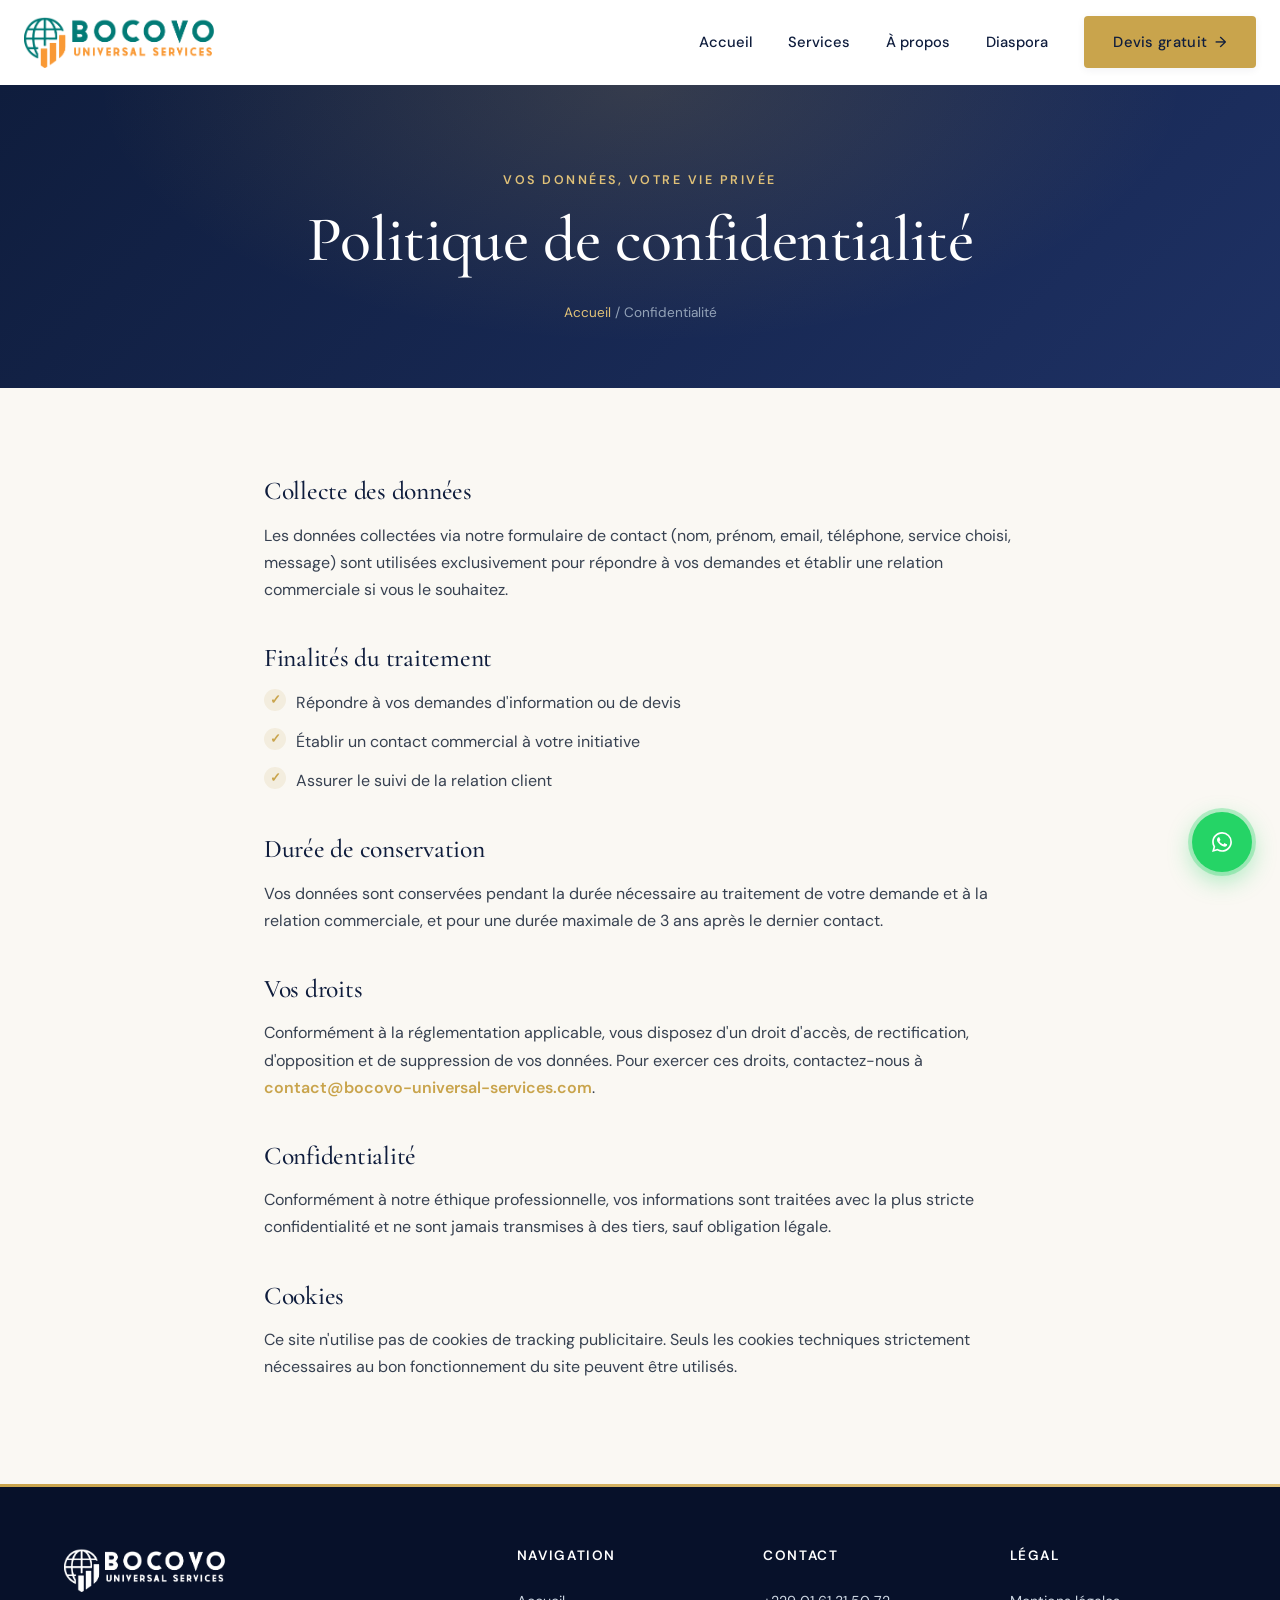
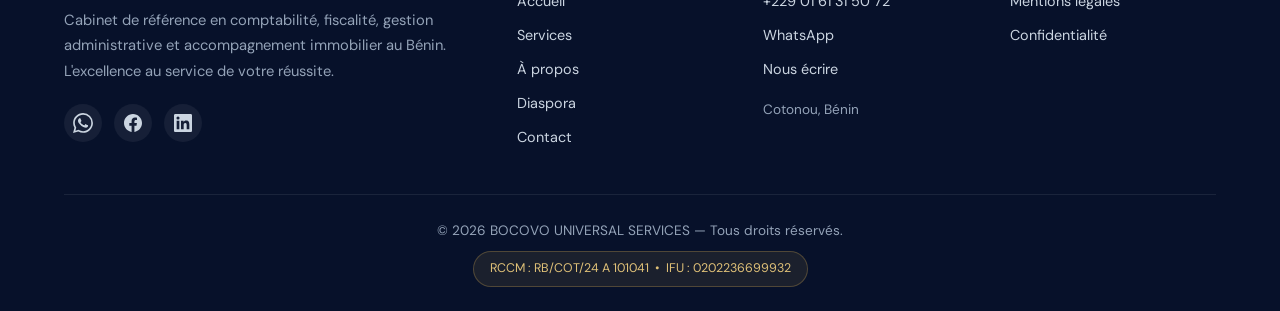
<file: confidentialite.html>
<!DOCTYPE html>
<html lang="fr">
<head>
<meta charset="UTF-8">
<meta name="viewport" content="width=device-width, initial-scale=1.0">
<title>Confidentialité — BOCOVO UNIVERSAL SERVICES</title>
<meta name="description" content="Politique de confidentialité du site BOCOVO UNIVERSAL SERVICES.">
<meta property="og:title" content="Confidentialité — BOCOVO UNIVERSAL SERVICES">
<meta property="og:description" content="Politique de confidentialité du site BOCOVO UNIVERSAL SERVICES.">
<meta property="og:type" content="website">
<link rel="preconnect" href="https://fonts.googleapis.com">
<link rel="preconnect" href="https://fonts.gstatic.com" crossorigin>
<link href="https://fonts.googleapis.com/css2?family=Cormorant+Garamond:ital,wght@0,500;0,600;0,700;1,500&family=DM+Sans:wght@300;400;500;600;700&display=swap" rel="stylesheet">
<link rel="stylesheet" href="styles.css">
<link rel="icon" type="image/png" href="logo-bocovo.png">
</head>
<body>
<header class="header">
  <div class="header-inner">
    <a href="index.html" class="logo">
      <img src="logo-bocovo.png" alt="Logo BOCOVO UNIVERSAL SERVICES">
    </a>
    <button class="nav-toggle" aria-label="Menu">☰</button>
    <nav class="nav">
      <a href="index.html">Accueil</a>
      <a href="services.html">Services</a>
      <a href="a-propos.html">À propos</a>
      <a href="expertise-diaspora.html">Diaspora</a>
      <a href="contact.html" class="btn btn-primary btn-arrow">Devis gratuit</a>
    </nav>
  </div>
</header>
<main>

<section class="page-hero"><div class="container"><div class="eyebrow">Vos données, votre vie privée</div><h1>Politique de confidentialité</h1><div class="breadcrumb"><a href="index.html">Accueil</a> / Confidentialité</div></div></section>
<section><div class="container legal-content">
  <h2>Collecte des données</h2>
  <p>Les données collectées via notre formulaire de contact (nom, prénom, email, téléphone, service choisi, message) sont utilisées exclusivement pour répondre à vos demandes et établir une relation commerciale si vous le souhaitez.</p>
  <h2>Finalités du traitement</h2>
  <ul class="checks">
    <li>Répondre à vos demandes d'information ou de devis</li>
    <li>Établir un contact commercial à votre initiative</li>
    <li>Assurer le suivi de la relation client</li>
  </ul>
  <h2>Durée de conservation</h2>
  <p>Vos données sont conservées pendant la durée nécessaire au traitement de votre demande et à la relation commerciale, et pour une durée maximale de 3 ans après le dernier contact.</p>
  <h2>Vos droits</h2>
  <p>Conformément à la réglementation applicable, vous disposez d'un droit d'accès, de rectification, d'opposition et de suppression de vos données. Pour exercer ces droits, contactez-nous à <a href="mailto:contact@bocovo-universal-services.com" style="color:var(--gold);font-weight:600;">contact@bocovo-universal-services.com</a>.</p>
  <h2>Confidentialité</h2>
  <p>Conformément à notre éthique professionnelle, vos informations sont traitées avec la plus stricte confidentialité et ne sont jamais transmises à des tiers, sauf obligation légale.</p>
  <h2>Cookies</h2>
  <p>Ce site n'utilise pas de cookies de tracking publicitaire. Seuls les cookies techniques strictement nécessaires au bon fonctionnement du site peuvent être utilisés.</p>
</div></section>
</main>
<footer class="footer">
  <div class="container">
    <div class="footer-grid">
      <div class="footer-brand">
        <div class="logo">
          <img src="logo-bocovo.png" alt="" style="height:44px;filter:brightness(0) invert(1);">
        </div>
        <p>Cabinet de référence en comptabilité, fiscalité, gestion administrative et accompagnement immobilier au Bénin. L'excellence au service de votre réussite.</p>
        <div class="footer-social">
          <a href="https://wa.me/2290161315072" aria-label="WhatsApp" target="_blank" rel="noopener"><svg width="20" height="20" viewBox="0 0 24 24" fill="currentColor"><path d="M17.472 14.382c-.297-.149-1.758-.867-2.03-.967-.273-.099-.471-.148-.67.15-.197.297-.767.966-.94 1.164-.173.199-.347.223-.644.075-.297-.15-1.255-.463-2.39-1.475-.883-.788-1.48-1.761-1.653-2.059-.173-.297-.018-.458.13-.606.134-.133.298-.347.446-.52.149-.174.198-.298.298-.497.099-.198.05-.371-.025-.52-.075-.149-.669-1.612-.916-2.207-.242-.579-.487-.5-.669-.51-.173-.008-.371-.01-.57-.01-.198 0-.52.074-.792.372-.272.297-1.04 1.016-1.04 2.479 0 1.462 1.065 2.875 1.213 3.074.149.198 2.096 3.2 5.077 4.487.709.306 1.262.489 1.694.625.712.227 1.36.195 1.871.118.571-.085 1.758-.719 2.006-1.413.248-.694.248-1.289.173-1.413-.074-.124-.272-.198-.57-.347m-5.421 7.403h-.004a9.87 9.87 0 0 1-5.031-1.378l-.361-.214-3.741.982.998-3.648-.235-.374a9.86 9.86 0 0 1-1.51-5.26c.001-5.45 4.436-9.884 9.888-9.884 2.64 0 5.122 1.03 6.988 2.898a9.825 9.825 0 0 1 2.893 6.994c-.003 5.45-4.437 9.884-9.885 9.884m8.413-18.297A11.815 11.815 0 0 0 12.05 0C5.495 0 .16 5.335.157 11.892c0 2.096.547 4.142 1.588 5.945L.057 24l6.305-1.654a11.882 11.882 0 0 0 5.683 1.448h.005c6.554 0 11.89-5.335 11.893-11.893a11.821 11.821 0 0 0-3.48-8.413z"/></svg></a>
          <a href="#" aria-label="Facebook"><svg width="18" height="18" viewBox="0 0 24 24" fill="currentColor"><path d="M24 12.073c0-6.627-5.373-12-12-12s-12 5.373-12 12c0 5.99 4.388 10.954 10.125 11.854v-8.385H7.078v-3.47h3.047V9.43c0-3.007 1.792-4.669 4.533-4.669 1.312 0 2.686.235 2.686.235v2.953H15.83c-1.491 0-1.956.925-1.956 1.874v2.25h3.328l-.532 3.47h-2.796v8.385C19.612 23.027 24 18.062 24 12.073z"/></svg></a>
          <a href="#" aria-label="LinkedIn"><svg width="18" height="18" viewBox="0 0 24 24" fill="currentColor"><path d="M20.447 20.452h-3.554v-5.569c0-1.328-.027-3.037-1.852-3.037-1.853 0-2.136 1.445-2.136 2.939v5.667H9.351V9h3.414v1.561h.046c.477-.9 1.637-1.85 3.37-1.85 3.601 0 4.267 2.37 4.267 5.455v6.286zM5.337 7.433a2.062 2.062 0 0 1-2.063-2.065 2.063 2.063 0 1 1 2.063 2.065zm1.782 13.019H3.555V9h3.564v11.452zM22.225 0H1.771C.792 0 0 .774 0 1.729v20.542C0 23.227.792 24 1.771 24h20.451C23.2 24 24 23.227 24 22.271V1.729C24 .774 23.2 0 22.222 0h.003z"/></svg></a>
        </div>
      </div>
      <div>
        <h4>Navigation</h4>
        <a href="index.html">Accueil</a>
        <a href="services.html">Services</a>
        <a href="a-propos.html">À propos</a>
        <a href="expertise-diaspora.html">Diaspora</a>
        <a href="contact.html">Contact</a>
      </div>
      <div>
        <h4>Contact</h4>
        <a href="tel:+22901613150 72">+229 01 61 31 50 72</a>
        <a href="https://wa.me/2290161315072" target="_blank" rel="noopener">WhatsApp</a>
        <a href="mailto:contact@bocovo-universal-services.com">Nous écrire</a>
        <p style="color:#94a3b8;font-size:0.85rem;margin-top:0.75rem;">Cotonou, Bénin</p>
      </div>
      <div>
        <h4>Légal</h4>
        <a href="mentions-legales.html">Mentions légales</a>
        <a href="confidentialite.html">Confidentialité</a>
      </div>
    </div>
    <div class="footer-bottom">
      © <span id="year">2026</span> BOCOVO UNIVERSAL SERVICES — Tous droits réservés.<br>
      <span class="footer-legal-ids">RCCM : RB/COT/24 A 101041 &nbsp;•&nbsp; IFU : 0202236699932</span>
    </div>
  </div>
</footer>
<a href="https://wa.me/2290161315072" class="whatsapp-fab" aria-label="Discuter sur WhatsApp" target="_blank" rel="noopener"><svg width="20" height="20" viewBox="0 0 24 24" fill="currentColor"><path d="M17.472 14.382c-.297-.149-1.758-.867-2.03-.967-.273-.099-.471-.148-.67.15-.197.297-.767.966-.94 1.164-.173.199-.347.223-.644.075-.297-.15-1.255-.463-2.39-1.475-.883-.788-1.48-1.761-1.653-2.059-.173-.297-.018-.458.13-.606.134-.133.298-.347.446-.52.149-.174.198-.298.298-.497.099-.198.05-.371-.025-.52-.075-.149-.669-1.612-.916-2.207-.242-.579-.487-.5-.669-.51-.173-.008-.371-.01-.57-.01-.198 0-.52.074-.792.372-.272.297-1.04 1.016-1.04 2.479 0 1.462 1.065 2.875 1.213 3.074.149.198 2.096 3.2 5.077 4.487.709.306 1.262.489 1.694.625.712.227 1.36.195 1.871.118.571-.085 1.758-.719 2.006-1.413.248-.694.248-1.289.173-1.413-.074-.124-.272-.198-.57-.347m-5.421 7.403h-.004a9.87 9.87 0 0 1-5.031-1.378l-.361-.214-3.741.982.998-3.648-.235-.374a9.86 9.86 0 0 1-1.51-5.26c.001-5.45 4.436-9.884 9.888-9.884 2.64 0 5.122 1.03 6.988 2.898a9.825 9.825 0 0 1 2.893 6.994c-.003 5.45-4.437 9.884-9.885 9.884m8.413-18.297A11.815 11.815 0 0 0 12.05 0C5.495 0 .16 5.335.157 11.892c0 2.096.547 4.142 1.588 5.945L.057 24l6.305-1.654a11.882 11.882 0 0 0 5.683 1.448h.005c6.554 0 11.89-5.335 11.893-11.893a11.821 11.821 0 0 0-3.48-8.413z"/></svg></a>
<script src="script.js"></script>
</body>
</html>
</file>
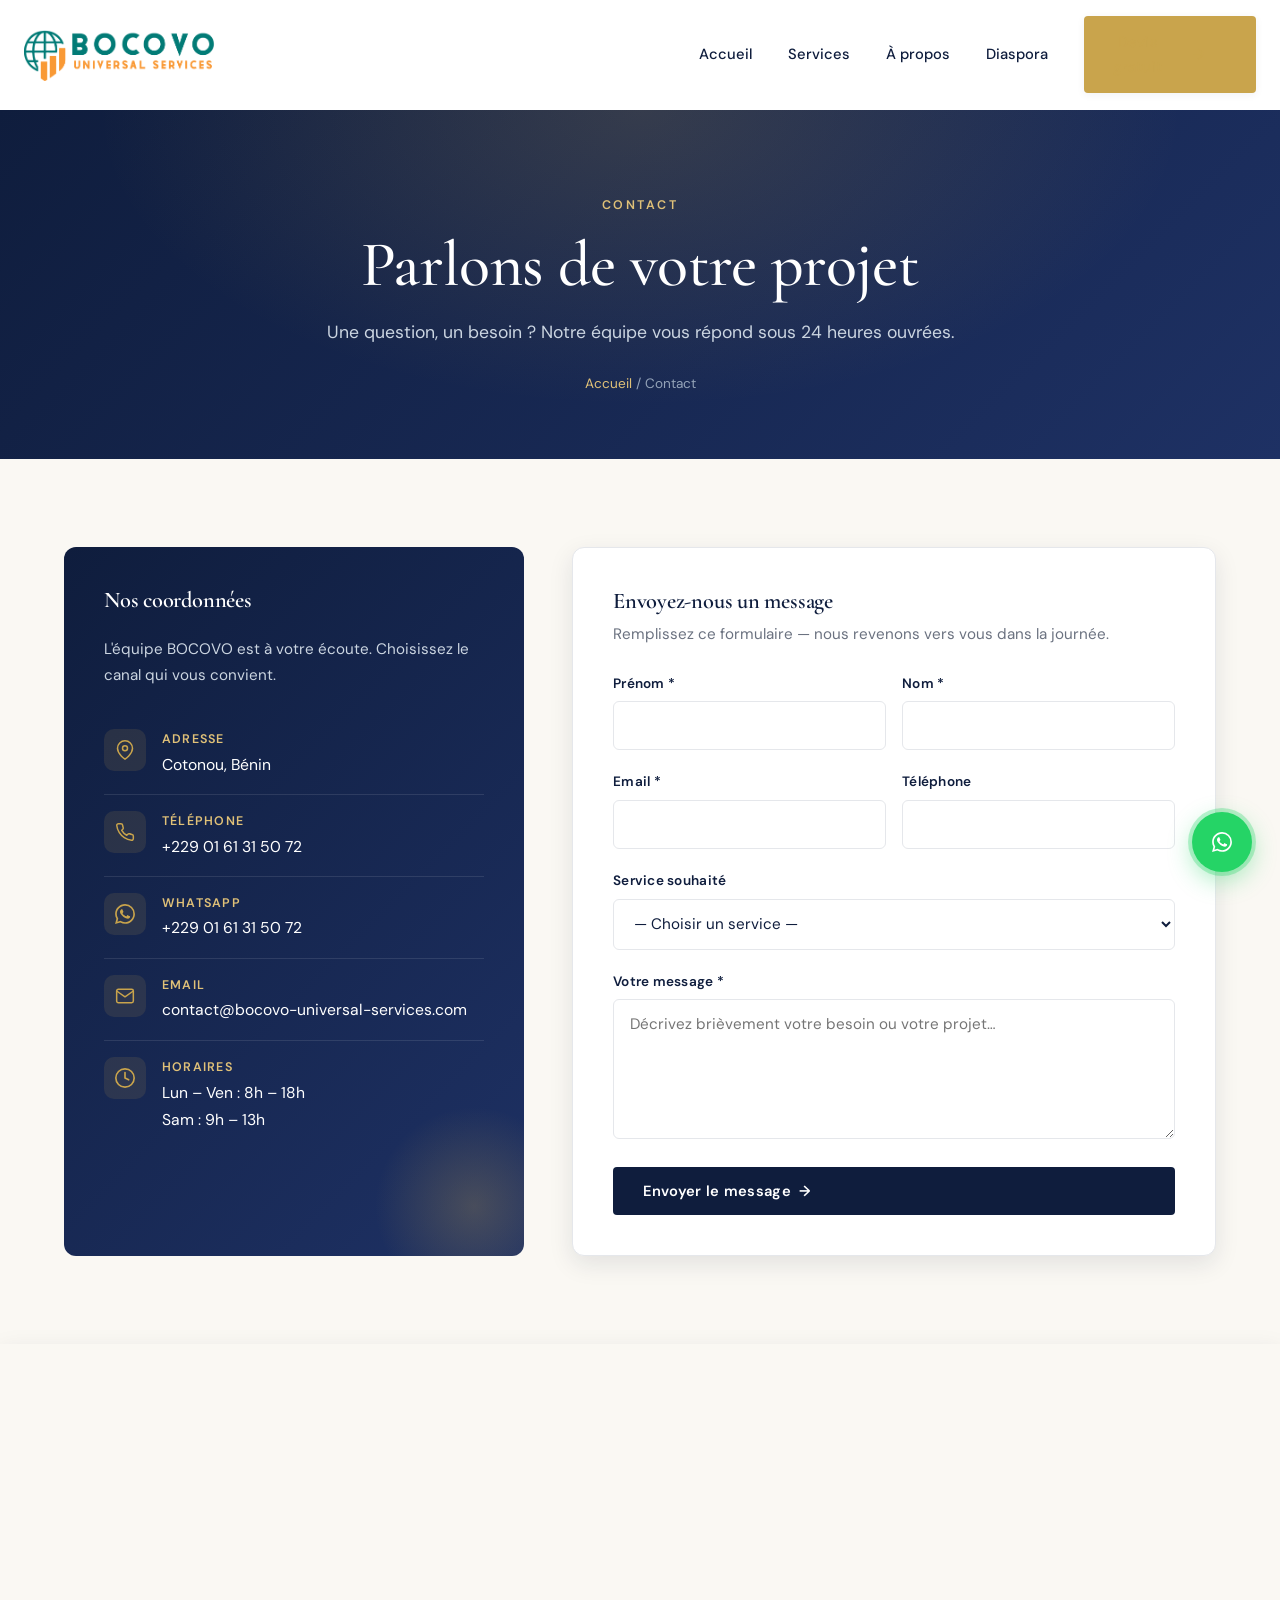
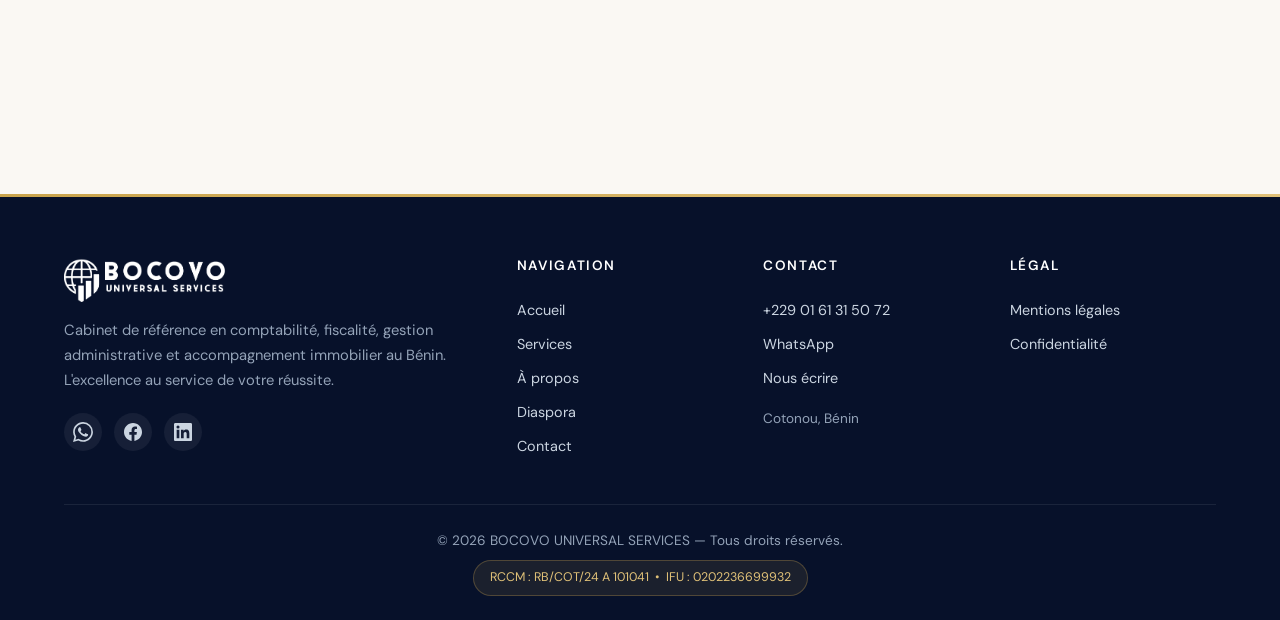
<file: contact.html>
<!DOCTYPE html>
<html lang="fr">
<head>
<meta charset="UTF-8">
<meta name="viewport" content="width=device-width, initial-scale=1.0">
<title>Contact — BOCOVO UNIVERSAL SERVICES, Cotonou</title>
<meta name="description" content="Contactez BOCOVO UNIVERSAL SERVICES à Cotonou : téléphone, WhatsApp, email et formulaire de contact.">
<meta property="og:title" content="Contact — BOCOVO UNIVERSAL SERVICES, Cotonou">
<meta property="og:description" content="Contactez BOCOVO UNIVERSAL SERVICES à Cotonou : téléphone, WhatsApp, email et formulaire de contact.">
<meta property="og:type" content="website">
<link rel="preconnect" href="https://fonts.googleapis.com">
<link rel="preconnect" href="https://fonts.gstatic.com" crossorigin>
<link href="https://fonts.googleapis.com/css2?family=Cormorant+Garamond:ital,wght@0,500;0,600;0,700;1,500&family=DM+Sans:wght@300;400;500;600;700&display=swap" rel="stylesheet">
<link rel="stylesheet" href="styles.css">
<link rel="icon" type="image/png" href="logo-bocovo.png">
</head>
<body>
<header class="header">
  <div class="header-inner">
    <a href="index.html" class="logo">
      <img src="logo-bocovo.png" alt="Logo BOCOVO UNIVERSAL SERVICES">
    </a>
    <button class="nav-toggle" aria-label="Menu">☰</button>
    <nav class="nav">
      <a href="index.html">Accueil</a>
      <a href="services.html">Services</a>
      <a href="a-propos.html">À propos</a>
      <a href="expertise-diaspora.html">Diaspora</a>
      <a href="contact.html" class="btn btn-primary btn-arrow">Devis gratuit</a>
    </nav>
  </div>
</header>
<main>

<section class="page-hero">
  <div class="container">
    <div class="eyebrow">Contact</div>
    <h1>Parlons de votre projet</h1>
    <p>Une question, un besoin ? Notre équipe vous répond sous 24 heures ouvrées.</p>
    <div class="breadcrumb"><a href="index.html">Accueil</a> / Contact</div>
  </div>
</section>

<section>
  <div class="container">
    <div class="contact-grid">
      <div class="contact-info-card reveal">
        <h3>Nos coordonnées</h3>
        <p style="color:#cbd5e1;margin-bottom:1.5rem;font-size:0.95rem;">L'équipe BOCOVO est à votre écoute. Choisissez le canal qui vous convient.</p>
        <ul class="contact-info-list">
          <li><div class="contact-info-icon"><svg width="20" height="20" viewBox="0 0 24 24" fill="none" stroke="currentColor" stroke-width="1.8" stroke-linecap="round" stroke-linejoin="round"><path d="M21 10c0 7-9 13-9 13s-9-6-9-13a9 9 0 0 1 18 0z"/><circle cx="12" cy="10" r="3"/></svg></div><div><div class="label">Adresse</div><div class="value">Cotonou, Bénin</div></div></li>
          <li><div class="contact-info-icon"><svg width="20" height="20" viewBox="0 0 24 24" fill="none" stroke="currentColor" stroke-width="1.8" stroke-linecap="round" stroke-linejoin="round"><path d="M22 16.92v3a2 2 0 0 1-2.18 2 19.79 19.79 0 0 1-8.63-3.07 19.5 19.5 0 0 1-6-6 19.79 19.79 0 0 1-3.07-8.67A2 2 0 0 1 4.11 2h3a2 2 0 0 1 2 1.72 12.84 12.84 0 0 0 .7 2.81 2 2 0 0 1-.45 2.11L8.09 9.91a16 16 0 0 0 6 6l1.27-1.27a2 2 0 0 1 2.11-.45 12.84 12.84 0 0 0 2.81.7A2 2 0 0 1 22 16.92z"/></svg></div><div><div class="label">Téléphone</div><a href="tel:+22901613150 72" class="value">+229 01 61 31 50 72</a></div></li>
          <li><div class="contact-info-icon"><svg width="20" height="20" viewBox="0 0 24 24" fill="currentColor"><path d="M17.472 14.382c-.297-.149-1.758-.867-2.03-.967-.273-.099-.471-.148-.67.15-.197.297-.767.966-.94 1.164-.173.199-.347.223-.644.075-.297-.15-1.255-.463-2.39-1.475-.883-.788-1.48-1.761-1.653-2.059-.173-.297-.018-.458.13-.606.134-.133.298-.347.446-.52.149-.174.198-.298.298-.497.099-.198.05-.371-.025-.52-.075-.149-.669-1.612-.916-2.207-.242-.579-.487-.5-.669-.51-.173-.008-.371-.01-.57-.01-.198 0-.52.074-.792.372-.272.297-1.04 1.016-1.04 2.479 0 1.462 1.065 2.875 1.213 3.074.149.198 2.096 3.2 5.077 4.487.709.306 1.262.489 1.694.625.712.227 1.36.195 1.871.118.571-.085 1.758-.719 2.006-1.413.248-.694.248-1.289.173-1.413-.074-.124-.272-.198-.57-.347m-5.421 7.403h-.004a9.87 9.87 0 0 1-5.031-1.378l-.361-.214-3.741.982.998-3.648-.235-.374a9.86 9.86 0 0 1-1.51-5.26c.001-5.45 4.436-9.884 9.888-9.884 2.64 0 5.122 1.03 6.988 2.898a9.825 9.825 0 0 1 2.893 6.994c-.003 5.45-4.437 9.884-9.885 9.884m8.413-18.297A11.815 11.815 0 0 0 12.05 0C5.495 0 .16 5.335.157 11.892c0 2.096.547 4.142 1.588 5.945L.057 24l6.305-1.654a11.882 11.882 0 0 0 5.683 1.448h.005c6.554 0 11.89-5.335 11.893-11.893a11.821 11.821 0 0 0-3.48-8.413z"/></svg></div><div><div class="label">WhatsApp</div><a href="https://wa.me/2290161315072" target="_blank" rel="noopener" class="value">+229 01 61 31 50 72</a></div></li>
          <li><div class="contact-info-icon"><svg width="20" height="20" viewBox="0 0 24 24" fill="none" stroke="currentColor" stroke-width="1.8" stroke-linecap="round" stroke-linejoin="round"><path d="M4 4h16c1.1 0 2 .9 2 2v12c0 1.1-.9 2-2 2H4c-1.1 0-2-.9-2-2V6c0-1.1.9-2 2-2z"/><polyline points="22,6 12,13 2,6"/></svg></div><div><div class="label">Email</div><a href="mailto:contact@bocovo-universal-services.com" class="value">contact@bocovo-universal-services.com</a></div></li>
          <li><div class="contact-info-icon"><svg width="22" height="22" viewBox="0 0 24 24" fill="none" stroke="currentColor" stroke-width="1.8" stroke-linecap="round" stroke-linejoin="round"><circle cx="12" cy="12" r="10"/><polyline points="12 6 12 12 16 14"/></svg></div><div><div class="label">Horaires</div><div class="value">Lun – Ven : 8h – 18h<br>Sam : 9h – 13h</div></div></li>
        </ul>
      </div>
      <div class="form-card reveal reveal-delay-1">
        <h3>Envoyez-nous un message</h3>
        <p>Remplissez ce formulaire — nous revenons vers vous dans la journée.</p>
        <form id="contact-form" class="form">
          <div class="form-row">
            <div class="form-field"><label for="prenom">Prénom *</label><input id="prenom" name="prenom" required></div>
            <div class="form-field"><label for="nom">Nom *</label><input id="nom" name="nom" required></div>
          </div>
          <div class="form-row">
            <div class="form-field"><label for="email">Email *</label><input id="email" type="email" name="email" required></div>
            <div class="form-field"><label for="telephone">Téléphone</label><input id="telephone" type="tel" name="telephone"></div>
          </div>
          <div class="form-field"><label for="service">Service souhaité</label>
            <select id="service" name="service">
              <option value="">— Choisir un service —</option>
              <option>Comptabilité</option><option>Fiscalité</option><option>Gestion administrative</option>
              <option>Création d'entreprise</option><option>Immobilier</option><option>Service Diaspora</option><option>Autre</option>
            </select>
          </div>
          <div class="form-field"><label for="message">Votre message *</label><textarea id="message" name="message" placeholder="Décrivez brièvement votre besoin ou votre projet…" required></textarea></div>
          <button type="submit" class="btn btn-dark btn-arrow">Envoyer le message</button>
          <div class="form-message"></div>
        </form>
      </div>
    </div>
  </div>
</section>

<section class="map-section">
  <div class="map-container">
    <iframe src="https://www.google.com/maps?q=6.366667,2.433333&z=14&output=embed" loading="lazy" title="Localisation BOCOVO UNIVERSAL SERVICES, Cotonou"></iframe>
  </div>
</section>
</main>
<footer class="footer">
  <div class="container">
    <div class="footer-grid">
      <div class="footer-brand">
        <div class="logo">
          <img src="logo-bocovo.png" alt="" style="height:44px;filter:brightness(0) invert(1);">
        </div>
        <p>Cabinet de référence en comptabilité, fiscalité, gestion administrative et accompagnement immobilier au Bénin. L'excellence au service de votre réussite.</p>
        <div class="footer-social">
          <a href="https://wa.me/2290161315072" aria-label="WhatsApp" target="_blank" rel="noopener"><svg width="20" height="20" viewBox="0 0 24 24" fill="currentColor"><path d="M17.472 14.382c-.297-.149-1.758-.867-2.03-.967-.273-.099-.471-.148-.67.15-.197.297-.767.966-.94 1.164-.173.199-.347.223-.644.075-.297-.15-1.255-.463-2.39-1.475-.883-.788-1.48-1.761-1.653-2.059-.173-.297-.018-.458.13-.606.134-.133.298-.347.446-.52.149-.174.198-.298.298-.497.099-.198.05-.371-.025-.52-.075-.149-.669-1.612-.916-2.207-.242-.579-.487-.5-.669-.51-.173-.008-.371-.01-.57-.01-.198 0-.52.074-.792.372-.272.297-1.04 1.016-1.04 2.479 0 1.462 1.065 2.875 1.213 3.074.149.198 2.096 3.2 5.077 4.487.709.306 1.262.489 1.694.625.712.227 1.36.195 1.871.118.571-.085 1.758-.719 2.006-1.413.248-.694.248-1.289.173-1.413-.074-.124-.272-.198-.57-.347m-5.421 7.403h-.004a9.87 9.87 0 0 1-5.031-1.378l-.361-.214-3.741.982.998-3.648-.235-.374a9.86 9.86 0 0 1-1.51-5.26c.001-5.45 4.436-9.884 9.888-9.884 2.64 0 5.122 1.03 6.988 2.898a9.825 9.825 0 0 1 2.893 6.994c-.003 5.45-4.437 9.884-9.885 9.884m8.413-18.297A11.815 11.815 0 0 0 12.05 0C5.495 0 .16 5.335.157 11.892c0 2.096.547 4.142 1.588 5.945L.057 24l6.305-1.654a11.882 11.882 0 0 0 5.683 1.448h.005c6.554 0 11.89-5.335 11.893-11.893a11.821 11.821 0 0 0-3.48-8.413z"/></svg></a>
          <a href="#" aria-label="Facebook"><svg width="18" height="18" viewBox="0 0 24 24" fill="currentColor"><path d="M24 12.073c0-6.627-5.373-12-12-12s-12 5.373-12 12c0 5.99 4.388 10.954 10.125 11.854v-8.385H7.078v-3.47h3.047V9.43c0-3.007 1.792-4.669 4.533-4.669 1.312 0 2.686.235 2.686.235v2.953H15.83c-1.491 0-1.956.925-1.956 1.874v2.25h3.328l-.532 3.47h-2.796v8.385C19.612 23.027 24 18.062 24 12.073z"/></svg></a>
          <a href="#" aria-label="LinkedIn"><svg width="18" height="18" viewBox="0 0 24 24" fill="currentColor"><path d="M20.447 20.452h-3.554v-5.569c0-1.328-.027-3.037-1.852-3.037-1.853 0-2.136 1.445-2.136 2.939v5.667H9.351V9h3.414v1.561h.046c.477-.9 1.637-1.85 3.37-1.85 3.601 0 4.267 2.37 4.267 5.455v6.286zM5.337 7.433a2.062 2.062 0 0 1-2.063-2.065 2.063 2.063 0 1 1 2.063 2.065zm1.782 13.019H3.555V9h3.564v11.452zM22.225 0H1.771C.792 0 0 .774 0 1.729v20.542C0 23.227.792 24 1.771 24h20.451C23.2 24 24 23.227 24 22.271V1.729C24 .774 23.2 0 22.222 0h.003z"/></svg></a>
        </div>
      </div>
      <div>
        <h4>Navigation</h4>
        <a href="index.html">Accueil</a>
        <a href="services.html">Services</a>
        <a href="a-propos.html">À propos</a>
        <a href="expertise-diaspora.html">Diaspora</a>
        <a href="contact.html">Contact</a>
      </div>
      <div>
        <h4>Contact</h4>
        <a href="tel:+22901613150 72">+229 01 61 31 50 72</a>
        <a href="https://wa.me/2290161315072" target="_blank" rel="noopener">WhatsApp</a>
        <a href="mailto:contact@bocovo-universal-services.com">Nous écrire</a>
        <p style="color:#94a3b8;font-size:0.85rem;margin-top:0.75rem;">Cotonou, Bénin</p>
      </div>
      <div>
        <h4>Légal</h4>
        <a href="mentions-legales.html">Mentions légales</a>
        <a href="confidentialite.html">Confidentialité</a>
      </div>
    </div>
    <div class="footer-bottom">
      © <span id="year">2026</span> BOCOVO UNIVERSAL SERVICES — Tous droits réservés.<br>
      <span class="footer-legal-ids">RCCM : RB/COT/24 A 101041 &nbsp;•&nbsp; IFU : 0202236699932</span>
    </div>
  </div>
</footer>
<a href="https://wa.me/2290161315072" class="whatsapp-fab" aria-label="Discuter sur WhatsApp" target="_blank" rel="noopener"><svg width="20" height="20" viewBox="0 0 24 24" fill="currentColor"><path d="M17.472 14.382c-.297-.149-1.758-.867-2.03-.967-.273-.099-.471-.148-.67.15-.197.297-.767.966-.94 1.164-.173.199-.347.223-.644.075-.297-.15-1.255-.463-2.39-1.475-.883-.788-1.48-1.761-1.653-2.059-.173-.297-.018-.458.13-.606.134-.133.298-.347.446-.52.149-.174.198-.298.298-.497.099-.198.05-.371-.025-.52-.075-.149-.669-1.612-.916-2.207-.242-.579-.487-.5-.669-.51-.173-.008-.371-.01-.57-.01-.198 0-.52.074-.792.372-.272.297-1.04 1.016-1.04 2.479 0 1.462 1.065 2.875 1.213 3.074.149.198 2.096 3.2 5.077 4.487.709.306 1.262.489 1.694.625.712.227 1.36.195 1.871.118.571-.085 1.758-.719 2.006-1.413.248-.694.248-1.289.173-1.413-.074-.124-.272-.198-.57-.347m-5.421 7.403h-.004a9.87 9.87 0 0 1-5.031-1.378l-.361-.214-3.741.982.998-3.648-.235-.374a9.86 9.86 0 0 1-1.51-5.26c.001-5.45 4.436-9.884 9.888-9.884 2.64 0 5.122 1.03 6.988 2.898a9.825 9.825 0 0 1 2.893 6.994c-.003 5.45-4.437 9.884-9.885 9.884m8.413-18.297A11.815 11.815 0 0 0 12.05 0C5.495 0 .16 5.335.157 11.892c0 2.096.547 4.142 1.588 5.945L.057 24l6.305-1.654a11.882 11.882 0 0 0 5.683 1.448h.005c6.554 0 11.89-5.335 11.893-11.893a11.821 11.821 0 0 0-3.48-8.413z"/></svg></a>
<script src="script.js"></script>
</body>
</html>
</file>
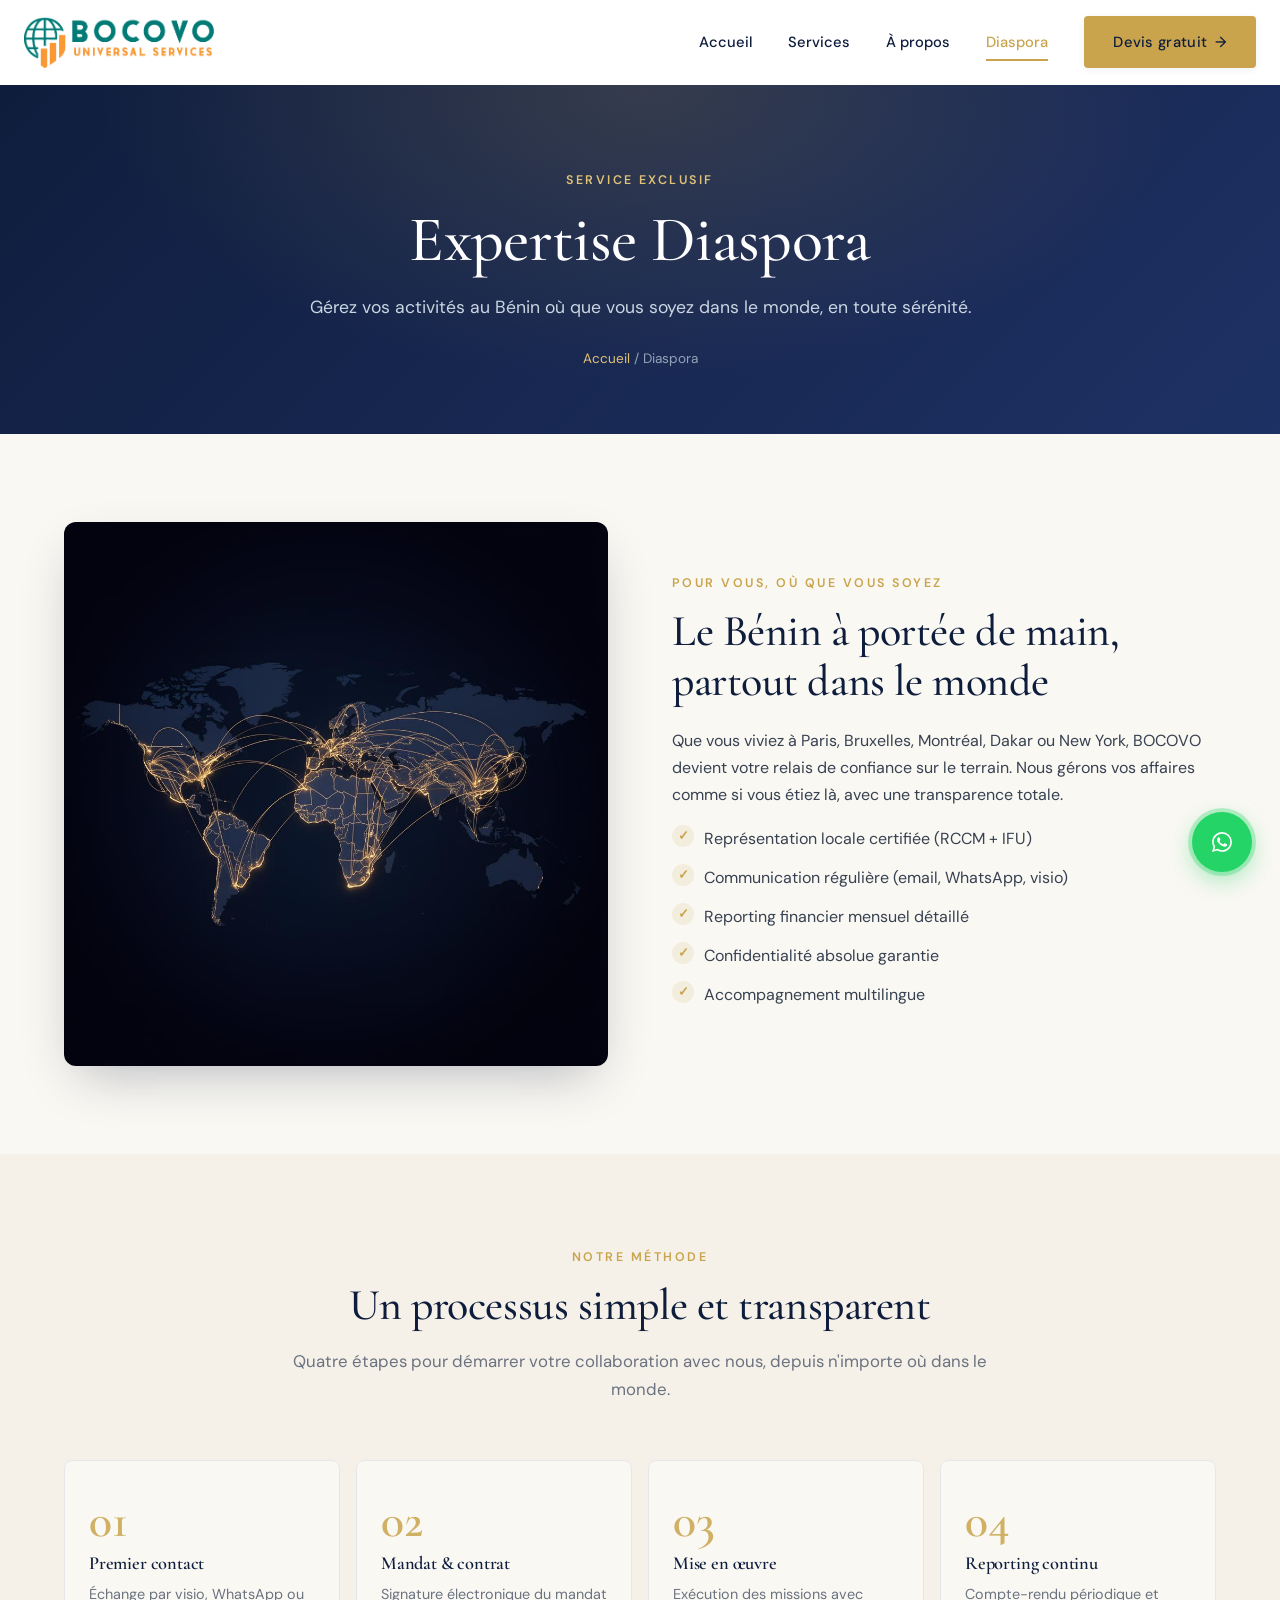
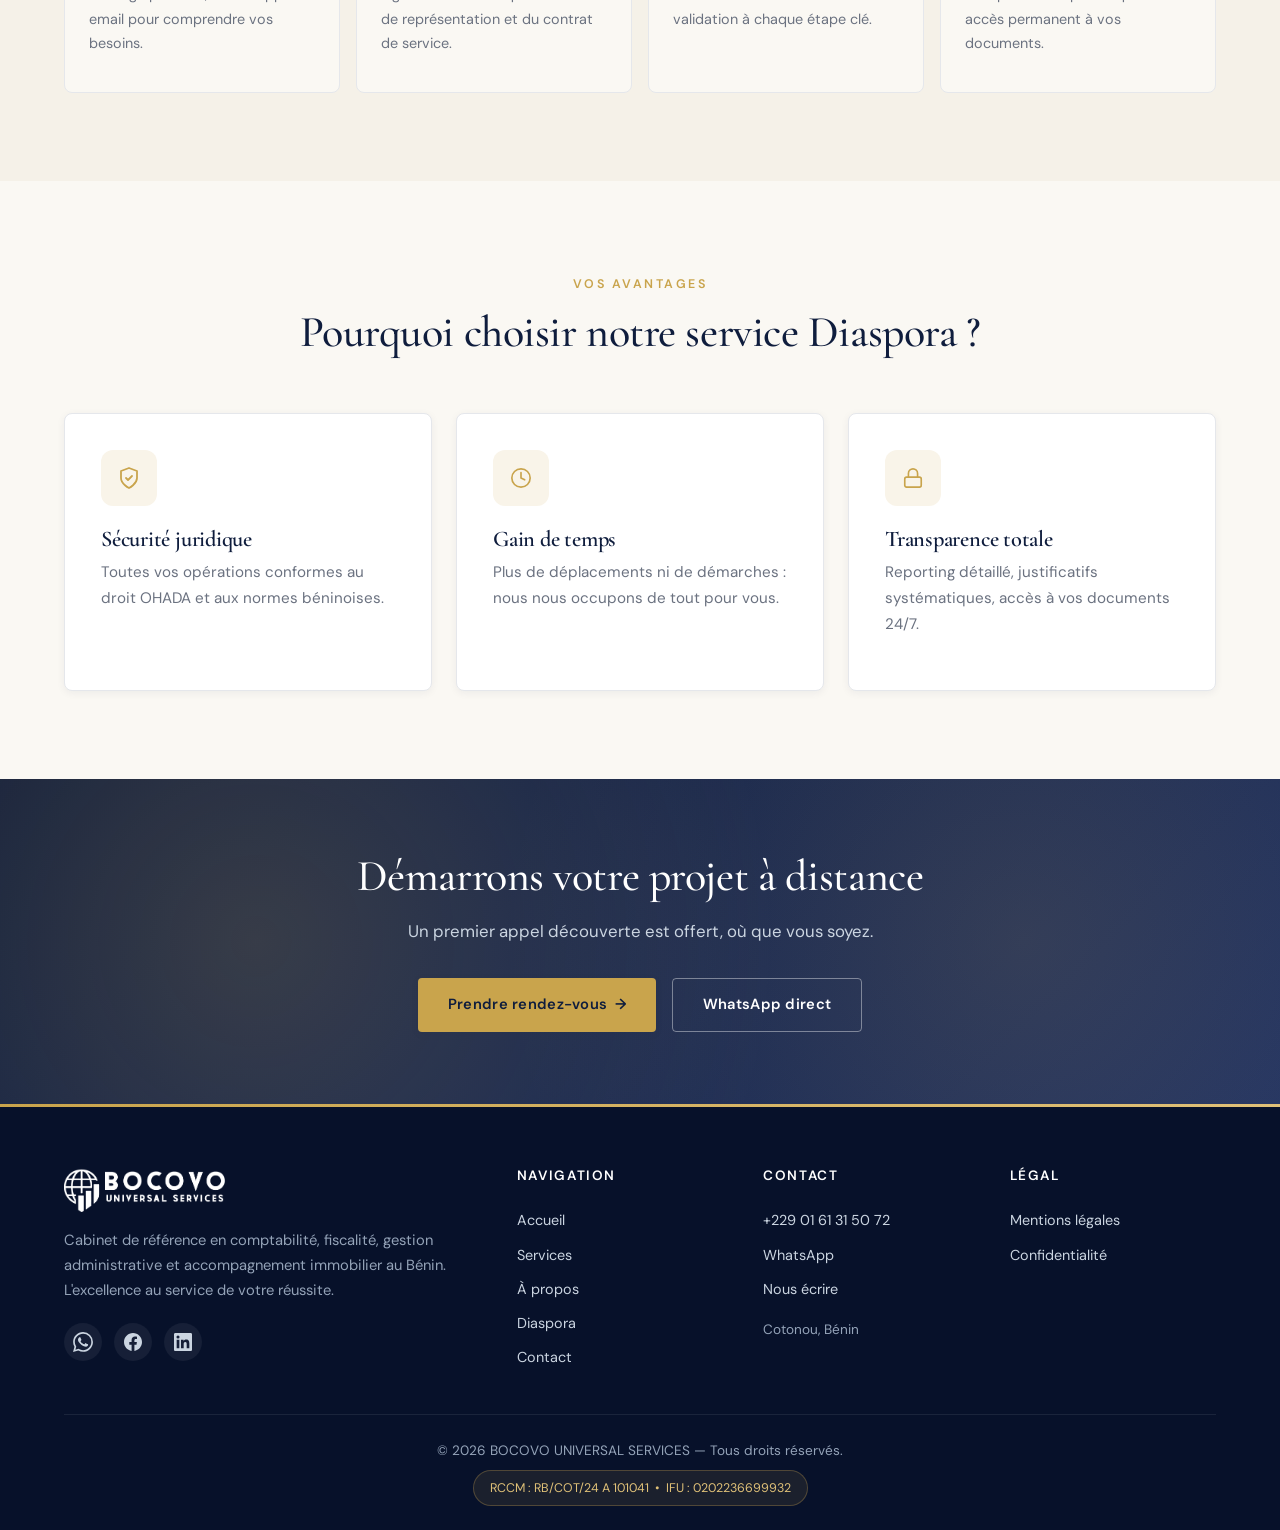
<file: expertise-diaspora.html>
<!DOCTYPE html>
<html lang="fr">
<head>
<meta charset="UTF-8">
<meta name="viewport" content="width=device-width, initial-scale=1.0">
<title>Expertise Diaspora — Gestion à distance | BOCOVO</title>
<meta name="description" content="Service dédié à la diaspora béninoise : gestion comptable, fiscale et immobilière à distance, en toute transparence.">
<meta property="og:title" content="Expertise Diaspora — Gestion à distance | BOCOVO">
<meta property="og:description" content="Service dédié à la diaspora béninoise : gestion comptable, fiscale et immobilière à distance, en toute transparence.">
<meta property="og:type" content="website">
<link rel="preconnect" href="https://fonts.googleapis.com">
<link rel="preconnect" href="https://fonts.gstatic.com" crossorigin>
<link href="https://fonts.googleapis.com/css2?family=Cormorant+Garamond:ital,wght@0,500;0,600;0,700;1,500&family=DM+Sans:wght@300;400;500;600;700&display=swap" rel="stylesheet">
<link rel="stylesheet" href="styles.css">
<link rel="icon" type="image/png" href="logo-bocovo.png">
</head>
<body>
<header class="header">
  <div class="header-inner">
    <a href="index.html" class="logo">
      <img src="logo-bocovo.png" alt="Logo BOCOVO UNIVERSAL SERVICES">
    </a>
    <button class="nav-toggle" aria-label="Menu">☰</button>
    <nav class="nav">
      <a href="index.html">Accueil</a>
      <a href="services.html">Services</a>
      <a href="a-propos.html">À propos</a>
      <a href="expertise-diaspora.html">Diaspora</a>
      <a href="contact.html" class="btn btn-primary btn-arrow">Devis gratuit</a>
    </nav>
  </div>
</header>
<main>

<section class="page-hero">
  <div class="container">
    <div class="eyebrow">Service exclusif</div>
    <h1>Expertise Diaspora</h1>
    <p>Gérez vos activités au Bénin où que vous soyez dans le monde, en toute sérénité.</p>
    <div class="breadcrumb"><a href="index.html">Accueil</a> / Diaspora</div>
  </div>
</section>

<section>
  <div class="container">
    <div class="feature-split">
      <div class="reveal"><img src="feature-diaspora.jpg" alt="Service diaspora"></div>
      <div class="feature-split-content reveal reveal-delay-1">
        <div class="eyebrow">Pour vous, où que vous soyez</div>
        <h2>Le Bénin à portée de main, partout dans le monde</h2>
        <p>Que vous viviez à Paris, Bruxelles, Montréal, Dakar ou New York, BOCOVO devient votre relais de confiance sur le terrain. Nous gérons vos affaires comme si vous étiez là, avec une transparence totale.</p>
        <ul class="checks">
          <li>Représentation locale certifiée (RCCM + IFU)</li>
          <li>Communication régulière (email, WhatsApp, visio)</li>
          <li>Reporting financier mensuel détaillé</li>
          <li>Confidentialité absolue garantie</li>
          <li>Accompagnement multilingue</li>
        </ul>
      </div>
    </div>
  </div>
</section>

<section class="bg-cream process">
  <div class="container">
    <div class="section-header reveal">
      <div class="eyebrow">Notre méthode</div>
      <h2>Un processus simple et transparent</h2>
      <p>Quatre étapes pour démarrer votre collaboration avec nous, depuis n'importe où dans le monde.</p>
    </div>
    <div class="process-steps">
      <div class="process-step reveal"><div class="process-num">01</div><h3>Premier contact</h3><p>Échange par visio, WhatsApp ou email pour comprendre vos besoins.</p></div>
      <div class="process-step reveal reveal-delay-1"><div class="process-num">02</div><h3>Mandat & contrat</h3><p>Signature électronique du mandat de représentation et du contrat de service.</p></div>
      <div class="process-step reveal reveal-delay-2"><div class="process-num">03</div><h3>Mise en œuvre</h3><p>Exécution des missions avec validation à chaque étape clé.</p></div>
      <div class="process-step reveal reveal-delay-3"><div class="process-num">04</div><h3>Reporting continu</h3><p>Compte-rendu périodique et accès permanent à vos documents.</p></div>
    </div>
  </div>
</section>

<section>
  <div class="container">
    <div class="section-header reveal">
      <div class="eyebrow">Vos avantages</div>
      <h2>Pourquoi choisir notre service Diaspora ?</h2>
    </div>
    <div class="services-grid">
      <div class="service-card reveal"><div class="service-icon"><svg width="24" height="24" viewBox="0 0 24 24" fill="none" stroke="currentColor" stroke-width="1.8" stroke-linecap="round" stroke-linejoin="round"><path d="M12 22s8-4 8-10V5l-8-3-8 3v7c0 6 8 10 8 10z"/><polyline points="9 12 11 14 15 10"/></svg></div><h3>Sécurité juridique</h3><p>Toutes vos opérations conformes au droit OHADA et aux normes béninoises.</p></div>
      <div class="service-card reveal reveal-delay-1"><div class="service-icon"><svg width="22" height="22" viewBox="0 0 24 24" fill="none" stroke="currentColor" stroke-width="1.8" stroke-linecap="round" stroke-linejoin="round"><circle cx="12" cy="12" r="10"/><polyline points="12 6 12 12 16 14"/></svg></div><h3>Gain de temps</h3><p>Plus de déplacements ni de démarches : nous nous occupons de tout pour vous.</p></div>
      <div class="service-card reveal reveal-delay-2"><div class="service-icon"><svg width="22" height="22" viewBox="0 0 24 24" fill="none" stroke="currentColor" stroke-width="1.8" stroke-linecap="round" stroke-linejoin="round"><rect x="3" y="11" width="18" height="11" rx="2"/><path d="M7 11V7a5 5 0 0 1 10 0v4"/></svg></div><h3>Transparence totale</h3><p>Reporting détaillé, justificatifs systématiques, accès à vos documents 24/7.</p></div>
    </div>
  </div>
</section>

<section class="cta-banner">
  <div class="container">
    <h2>Démarrons votre projet à distance</h2>
    <p>Un premier appel découverte est offert, où que vous soyez.</p>
    <div style="display:flex;gap:1rem;justify-content:center;flex-wrap:wrap;">
      <a href="contact.html" class="btn btn-primary btn-arrow">Prendre rendez-vous</a>
      <a href="https://wa.me/2290161315072" class="btn btn-outline" target="_blank" rel="noopener">WhatsApp direct</a>
    </div>
  </div>
</section>
</main>
<footer class="footer">
  <div class="container">
    <div class="footer-grid">
      <div class="footer-brand">
        <div class="logo">
          <img src="logo-bocovo.png" alt="" style="height:44px;filter:brightness(0) invert(1);">
        </div>
        <p>Cabinet de référence en comptabilité, fiscalité, gestion administrative et accompagnement immobilier au Bénin. L'excellence au service de votre réussite.</p>
        <div class="footer-social">
          <a href="https://wa.me/2290161315072" aria-label="WhatsApp" target="_blank" rel="noopener"><svg width="20" height="20" viewBox="0 0 24 24" fill="currentColor"><path d="M17.472 14.382c-.297-.149-1.758-.867-2.03-.967-.273-.099-.471-.148-.67.15-.197.297-.767.966-.94 1.164-.173.199-.347.223-.644.075-.297-.15-1.255-.463-2.39-1.475-.883-.788-1.48-1.761-1.653-2.059-.173-.297-.018-.458.13-.606.134-.133.298-.347.446-.52.149-.174.198-.298.298-.497.099-.198.05-.371-.025-.52-.075-.149-.669-1.612-.916-2.207-.242-.579-.487-.5-.669-.51-.173-.008-.371-.01-.57-.01-.198 0-.52.074-.792.372-.272.297-1.04 1.016-1.04 2.479 0 1.462 1.065 2.875 1.213 3.074.149.198 2.096 3.2 5.077 4.487.709.306 1.262.489 1.694.625.712.227 1.36.195 1.871.118.571-.085 1.758-.719 2.006-1.413.248-.694.248-1.289.173-1.413-.074-.124-.272-.198-.57-.347m-5.421 7.403h-.004a9.87 9.87 0 0 1-5.031-1.378l-.361-.214-3.741.982.998-3.648-.235-.374a9.86 9.86 0 0 1-1.51-5.26c.001-5.45 4.436-9.884 9.888-9.884 2.64 0 5.122 1.03 6.988 2.898a9.825 9.825 0 0 1 2.893 6.994c-.003 5.45-4.437 9.884-9.885 9.884m8.413-18.297A11.815 11.815 0 0 0 12.05 0C5.495 0 .16 5.335.157 11.892c0 2.096.547 4.142 1.588 5.945L.057 24l6.305-1.654a11.882 11.882 0 0 0 5.683 1.448h.005c6.554 0 11.89-5.335 11.893-11.893a11.821 11.821 0 0 0-3.48-8.413z"/></svg></a>
          <a href="#" aria-label="Facebook"><svg width="18" height="18" viewBox="0 0 24 24" fill="currentColor"><path d="M24 12.073c0-6.627-5.373-12-12-12s-12 5.373-12 12c0 5.99 4.388 10.954 10.125 11.854v-8.385H7.078v-3.47h3.047V9.43c0-3.007 1.792-4.669 4.533-4.669 1.312 0 2.686.235 2.686.235v2.953H15.83c-1.491 0-1.956.925-1.956 1.874v2.25h3.328l-.532 3.47h-2.796v8.385C19.612 23.027 24 18.062 24 12.073z"/></svg></a>
          <a href="#" aria-label="LinkedIn"><svg width="18" height="18" viewBox="0 0 24 24" fill="currentColor"><path d="M20.447 20.452h-3.554v-5.569c0-1.328-.027-3.037-1.852-3.037-1.853 0-2.136 1.445-2.136 2.939v5.667H9.351V9h3.414v1.561h.046c.477-.9 1.637-1.85 3.37-1.85 3.601 0 4.267 2.37 4.267 5.455v6.286zM5.337 7.433a2.062 2.062 0 0 1-2.063-2.065 2.063 2.063 0 1 1 2.063 2.065zm1.782 13.019H3.555V9h3.564v11.452zM22.225 0H1.771C.792 0 0 .774 0 1.729v20.542C0 23.227.792 24 1.771 24h20.451C23.2 24 24 23.227 24 22.271V1.729C24 .774 23.2 0 22.222 0h.003z"/></svg></a>
        </div>
      </div>
      <div>
        <h4>Navigation</h4>
        <a href="index.html">Accueil</a>
        <a href="services.html">Services</a>
        <a href="a-propos.html">À propos</a>
        <a href="expertise-diaspora.html">Diaspora</a>
        <a href="contact.html">Contact</a>
      </div>
      <div>
        <h4>Contact</h4>
        <a href="tel:+22901613150 72">+229 01 61 31 50 72</a>
        <a href="https://wa.me/2290161315072" target="_blank" rel="noopener">WhatsApp</a>
        <a href="mailto:contact@bocovo-universal-services.com">Nous écrire</a>
        <p style="color:#94a3b8;font-size:0.85rem;margin-top:0.75rem;">Cotonou, Bénin</p>
      </div>
      <div>
        <h4>Légal</h4>
        <a href="mentions-legales.html">Mentions légales</a>
        <a href="confidentialite.html">Confidentialité</a>
      </div>
    </div>
    <div class="footer-bottom">
      © <span id="year">2026</span> BOCOVO UNIVERSAL SERVICES — Tous droits réservés.<br>
      <span class="footer-legal-ids">RCCM : RB/COT/24 A 101041 &nbsp;•&nbsp; IFU : 0202236699932</span>
    </div>
  </div>
</footer>
<a href="https://wa.me/2290161315072" class="whatsapp-fab" aria-label="Discuter sur WhatsApp" target="_blank" rel="noopener"><svg width="20" height="20" viewBox="0 0 24 24" fill="currentColor"><path d="M17.472 14.382c-.297-.149-1.758-.867-2.03-.967-.273-.099-.471-.148-.67.15-.197.297-.767.966-.94 1.164-.173.199-.347.223-.644.075-.297-.15-1.255-.463-2.39-1.475-.883-.788-1.48-1.761-1.653-2.059-.173-.297-.018-.458.13-.606.134-.133.298-.347.446-.52.149-.174.198-.298.298-.497.099-.198.05-.371-.025-.52-.075-.149-.669-1.612-.916-2.207-.242-.579-.487-.5-.669-.51-.173-.008-.371-.01-.57-.01-.198 0-.52.074-.792.372-.272.297-1.04 1.016-1.04 2.479 0 1.462 1.065 2.875 1.213 3.074.149.198 2.096 3.2 5.077 4.487.709.306 1.262.489 1.694.625.712.227 1.36.195 1.871.118.571-.085 1.758-.719 2.006-1.413.248-.694.248-1.289.173-1.413-.074-.124-.272-.198-.57-.347m-5.421 7.403h-.004a9.87 9.87 0 0 1-5.031-1.378l-.361-.214-3.741.982.998-3.648-.235-.374a9.86 9.86 0 0 1-1.51-5.26c.001-5.45 4.436-9.884 9.888-9.884 2.64 0 5.122 1.03 6.988 2.898a9.825 9.825 0 0 1 2.893 6.994c-.003 5.45-4.437 9.884-9.885 9.884m8.413-18.297A11.815 11.815 0 0 0 12.05 0C5.495 0 .16 5.335.157 11.892c0 2.096.547 4.142 1.588 5.945L.057 24l6.305-1.654a11.882 11.882 0 0 0 5.683 1.448h.005c6.554 0 11.89-5.335 11.893-11.893a11.821 11.821 0 0 0-3.48-8.413z"/></svg></a>
<script src="script.js"></script>
</body>
</html>
</file>
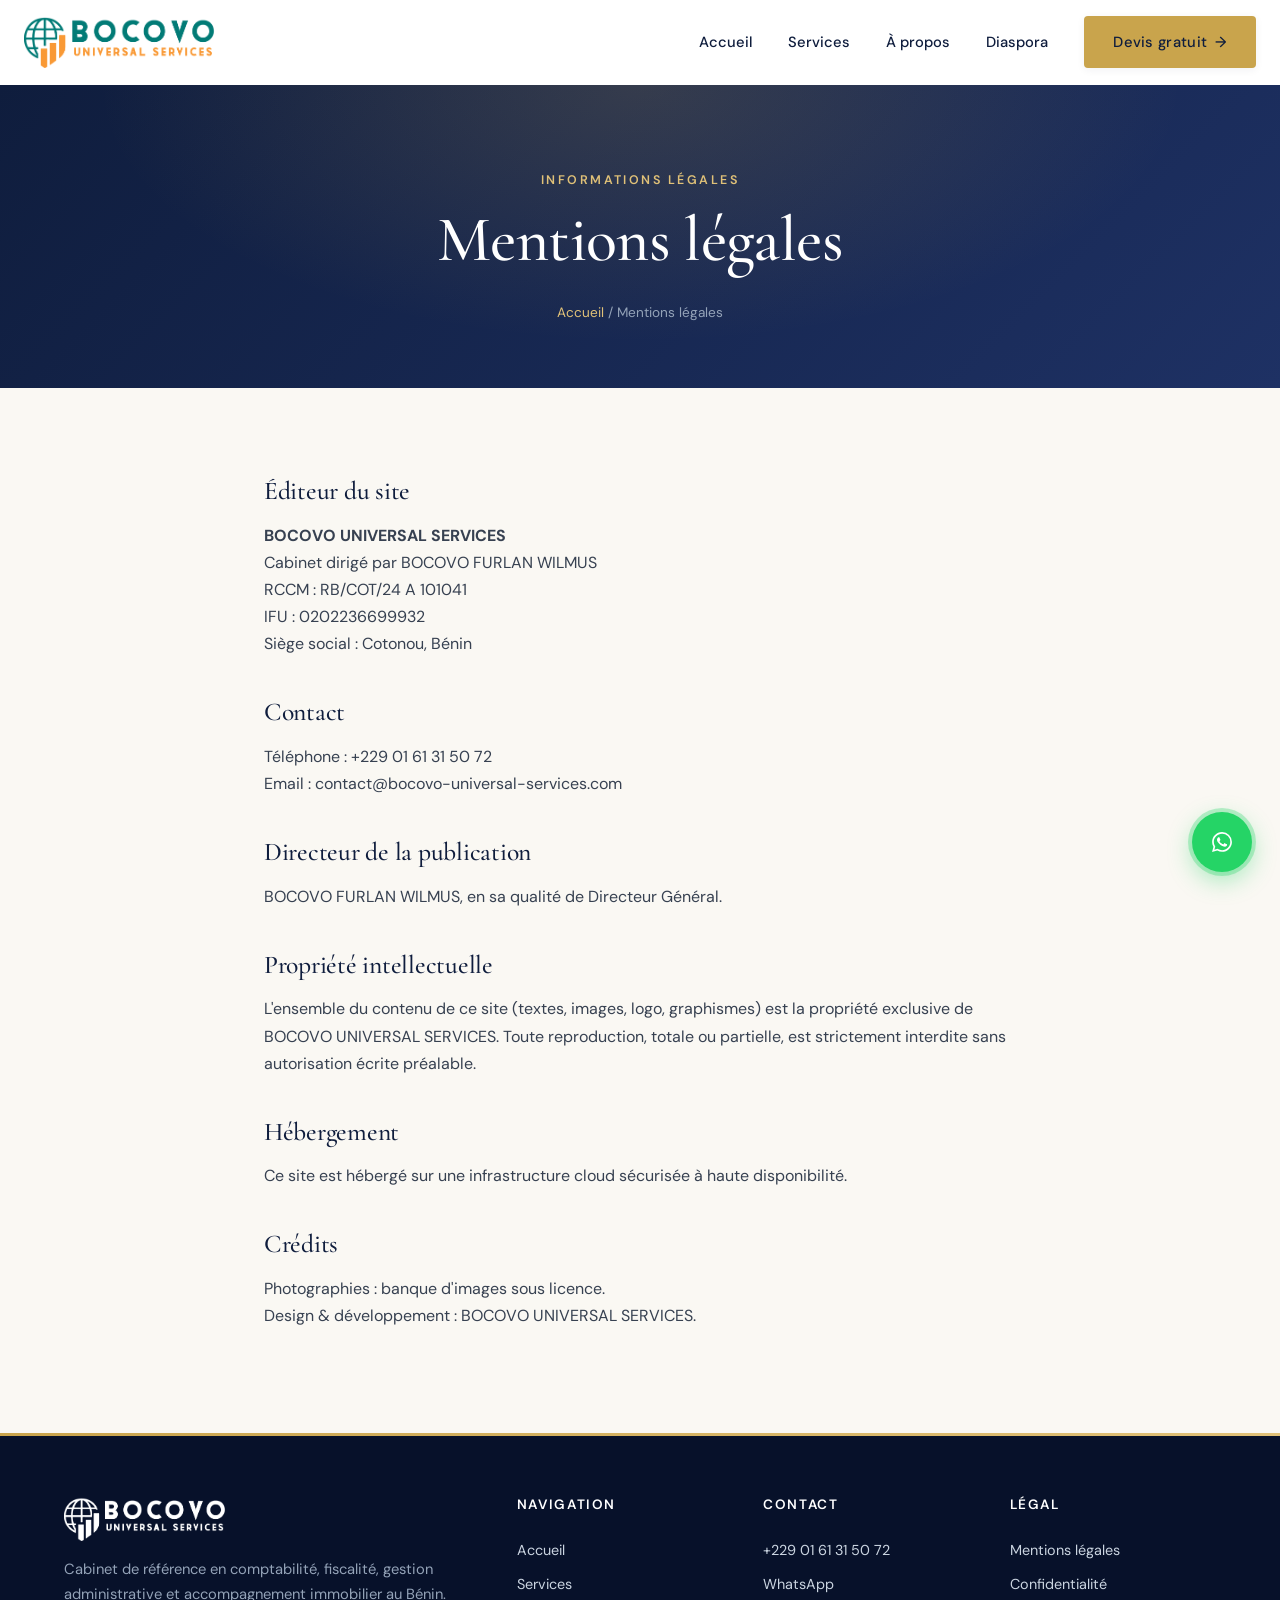
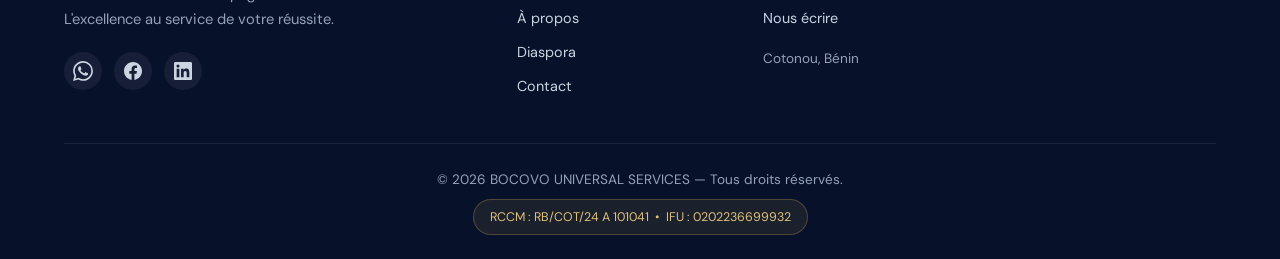
<file: mentions-legales.html>
<!DOCTYPE html>
<html lang="fr">
<head>
<meta charset="UTF-8">
<meta name="viewport" content="width=device-width, initial-scale=1.0">
<title>Mentions légales — BOCOVO UNIVERSAL SERVICES</title>
<meta name="description" content="Mentions légales du site BOCOVO UNIVERSAL SERVICES.">
<meta property="og:title" content="Mentions légales — BOCOVO UNIVERSAL SERVICES">
<meta property="og:description" content="Mentions légales du site BOCOVO UNIVERSAL SERVICES.">
<meta property="og:type" content="website">
<link rel="preconnect" href="https://fonts.googleapis.com">
<link rel="preconnect" href="https://fonts.gstatic.com" crossorigin>
<link href="https://fonts.googleapis.com/css2?family=Cormorant+Garamond:ital,wght@0,500;0,600;0,700;1,500&family=DM+Sans:wght@300;400;500;600;700&display=swap" rel="stylesheet">
<link rel="stylesheet" href="styles.css">
<link rel="icon" type="image/png" href="logo-bocovo.png">
</head>
<body>
<header class="header">
  <div class="header-inner">
    <a href="index.html" class="logo">
      <img src="logo-bocovo.png" alt="Logo BOCOVO UNIVERSAL SERVICES">
    </a>
    <button class="nav-toggle" aria-label="Menu">☰</button>
    <nav class="nav">
      <a href="index.html">Accueil</a>
      <a href="services.html">Services</a>
      <a href="a-propos.html">À propos</a>
      <a href="expertise-diaspora.html">Diaspora</a>
      <a href="contact.html" class="btn btn-primary btn-arrow">Devis gratuit</a>
    </nav>
  </div>
</header>
<main>

<section class="page-hero"><div class="container"><div class="eyebrow">Informations légales</div><h1>Mentions légales</h1><div class="breadcrumb"><a href="index.html">Accueil</a> / Mentions légales</div></div></section>
<section><div class="container legal-content">
  <h2>Éditeur du site</h2>
  <p><strong>BOCOVO UNIVERSAL SERVICES</strong><br>Cabinet dirigé par BOCOVO FURLAN WILMUS<br>RCCM : RB/COT/24 A 101041<br>IFU : 0202236699932<br>Siège social : Cotonou, Bénin</p>
  <h2>Contact</h2>
  <p>Téléphone : +229 01 61 31 50 72<br>Email : contact@bocovo-universal-services.com</p>
  <h2>Directeur de la publication</h2>
  <p>BOCOVO FURLAN WILMUS, en sa qualité de Directeur Général.</p>
  <h2>Propriété intellectuelle</h2>
  <p>L'ensemble du contenu de ce site (textes, images, logo, graphismes) est la propriété exclusive de BOCOVO UNIVERSAL SERVICES. Toute reproduction, totale ou partielle, est strictement interdite sans autorisation écrite préalable.</p>
  <h2>Hébergement</h2>
  <p>Ce site est hébergé sur une infrastructure cloud sécurisée à haute disponibilité.</p>
  <h2>Crédits</h2>
  <p>Photographies : banque d'images sous licence.<br>Design & développement : BOCOVO UNIVERSAL SERVICES.</p>
</div></section>
</main>
<footer class="footer">
  <div class="container">
    <div class="footer-grid">
      <div class="footer-brand">
        <div class="logo">
          <img src="logo-bocovo.png" alt="" style="height:44px;filter:brightness(0) invert(1);">
        </div>
        <p>Cabinet de référence en comptabilité, fiscalité, gestion administrative et accompagnement immobilier au Bénin. L'excellence au service de votre réussite.</p>
        <div class="footer-social">
          <a href="https://wa.me/2290161315072" aria-label="WhatsApp" target="_blank" rel="noopener"><svg width="20" height="20" viewBox="0 0 24 24" fill="currentColor"><path d="M17.472 14.382c-.297-.149-1.758-.867-2.03-.967-.273-.099-.471-.148-.67.15-.197.297-.767.966-.94 1.164-.173.199-.347.223-.644.075-.297-.15-1.255-.463-2.39-1.475-.883-.788-1.48-1.761-1.653-2.059-.173-.297-.018-.458.13-.606.134-.133.298-.347.446-.52.149-.174.198-.298.298-.497.099-.198.05-.371-.025-.52-.075-.149-.669-1.612-.916-2.207-.242-.579-.487-.5-.669-.51-.173-.008-.371-.01-.57-.01-.198 0-.52.074-.792.372-.272.297-1.04 1.016-1.04 2.479 0 1.462 1.065 2.875 1.213 3.074.149.198 2.096 3.2 5.077 4.487.709.306 1.262.489 1.694.625.712.227 1.36.195 1.871.118.571-.085 1.758-.719 2.006-1.413.248-.694.248-1.289.173-1.413-.074-.124-.272-.198-.57-.347m-5.421 7.403h-.004a9.87 9.87 0 0 1-5.031-1.378l-.361-.214-3.741.982.998-3.648-.235-.374a9.86 9.86 0 0 1-1.51-5.26c.001-5.45 4.436-9.884 9.888-9.884 2.64 0 5.122 1.03 6.988 2.898a9.825 9.825 0 0 1 2.893 6.994c-.003 5.45-4.437 9.884-9.885 9.884m8.413-18.297A11.815 11.815 0 0 0 12.05 0C5.495 0 .16 5.335.157 11.892c0 2.096.547 4.142 1.588 5.945L.057 24l6.305-1.654a11.882 11.882 0 0 0 5.683 1.448h.005c6.554 0 11.89-5.335 11.893-11.893a11.821 11.821 0 0 0-3.48-8.413z"/></svg></a>
          <a href="#" aria-label="Facebook"><svg width="18" height="18" viewBox="0 0 24 24" fill="currentColor"><path d="M24 12.073c0-6.627-5.373-12-12-12s-12 5.373-12 12c0 5.99 4.388 10.954 10.125 11.854v-8.385H7.078v-3.47h3.047V9.43c0-3.007 1.792-4.669 4.533-4.669 1.312 0 2.686.235 2.686.235v2.953H15.83c-1.491 0-1.956.925-1.956 1.874v2.25h3.328l-.532 3.47h-2.796v8.385C19.612 23.027 24 18.062 24 12.073z"/></svg></a>
          <a href="#" aria-label="LinkedIn"><svg width="18" height="18" viewBox="0 0 24 24" fill="currentColor"><path d="M20.447 20.452h-3.554v-5.569c0-1.328-.027-3.037-1.852-3.037-1.853 0-2.136 1.445-2.136 2.939v5.667H9.351V9h3.414v1.561h.046c.477-.9 1.637-1.85 3.37-1.85 3.601 0 4.267 2.37 4.267 5.455v6.286zM5.337 7.433a2.062 2.062 0 0 1-2.063-2.065 2.063 2.063 0 1 1 2.063 2.065zm1.782 13.019H3.555V9h3.564v11.452zM22.225 0H1.771C.792 0 0 .774 0 1.729v20.542C0 23.227.792 24 1.771 24h20.451C23.2 24 24 23.227 24 22.271V1.729C24 .774 23.2 0 22.222 0h.003z"/></svg></a>
        </div>
      </div>
      <div>
        <h4>Navigation</h4>
        <a href="index.html">Accueil</a>
        <a href="services.html">Services</a>
        <a href="a-propos.html">À propos</a>
        <a href="expertise-diaspora.html">Diaspora</a>
        <a href="contact.html">Contact</a>
      </div>
      <div>
        <h4>Contact</h4>
        <a href="tel:+22901613150 72">+229 01 61 31 50 72</a>
        <a href="https://wa.me/2290161315072" target="_blank" rel="noopener">WhatsApp</a>
        <a href="mailto:contact@bocovo-universal-services.com">Nous écrire</a>
        <p style="color:#94a3b8;font-size:0.85rem;margin-top:0.75rem;">Cotonou, Bénin</p>
      </div>
      <div>
        <h4>Légal</h4>
        <a href="mentions-legales.html">Mentions légales</a>
        <a href="confidentialite.html">Confidentialité</a>
      </div>
    </div>
    <div class="footer-bottom">
      © <span id="year">2026</span> BOCOVO UNIVERSAL SERVICES — Tous droits réservés.<br>
      <span class="footer-legal-ids">RCCM : RB/COT/24 A 101041 &nbsp;•&nbsp; IFU : 0202236699932</span>
    </div>
  </div>
</footer>
<a href="https://wa.me/2290161315072" class="whatsapp-fab" aria-label="Discuter sur WhatsApp" target="_blank" rel="noopener"><svg width="20" height="20" viewBox="0 0 24 24" fill="currentColor"><path d="M17.472 14.382c-.297-.149-1.758-.867-2.03-.967-.273-.099-.471-.148-.67.15-.197.297-.767.966-.94 1.164-.173.199-.347.223-.644.075-.297-.15-1.255-.463-2.39-1.475-.883-.788-1.48-1.761-1.653-2.059-.173-.297-.018-.458.13-.606.134-.133.298-.347.446-.52.149-.174.198-.298.298-.497.099-.198.05-.371-.025-.52-.075-.149-.669-1.612-.916-2.207-.242-.579-.487-.5-.669-.51-.173-.008-.371-.01-.57-.01-.198 0-.52.074-.792.372-.272.297-1.04 1.016-1.04 2.479 0 1.462 1.065 2.875 1.213 3.074.149.198 2.096 3.2 5.077 4.487.709.306 1.262.489 1.694.625.712.227 1.36.195 1.871.118.571-.085 1.758-.719 2.006-1.413.248-.694.248-1.289.173-1.413-.074-.124-.272-.198-.57-.347m-5.421 7.403h-.004a9.87 9.87 0 0 1-5.031-1.378l-.361-.214-3.741.982.998-3.648-.235-.374a9.86 9.86 0 0 1-1.51-5.26c.001-5.45 4.436-9.884 9.888-9.884 2.64 0 5.122 1.03 6.988 2.898a9.825 9.825 0 0 1 2.893 6.994c-.003 5.45-4.437 9.884-9.885 9.884m8.413-18.297A11.815 11.815 0 0 0 12.05 0C5.495 0 .16 5.335.157 11.892c0 2.096.547 4.142 1.588 5.945L.057 24l6.305-1.654a11.882 11.882 0 0 0 5.683 1.448h.005c6.554 0 11.89-5.335 11.893-11.893a11.821 11.821 0 0 0-3.48-8.413z"/></svg></a>
<script src="script.js"></script>
</body>
</html>
</file>
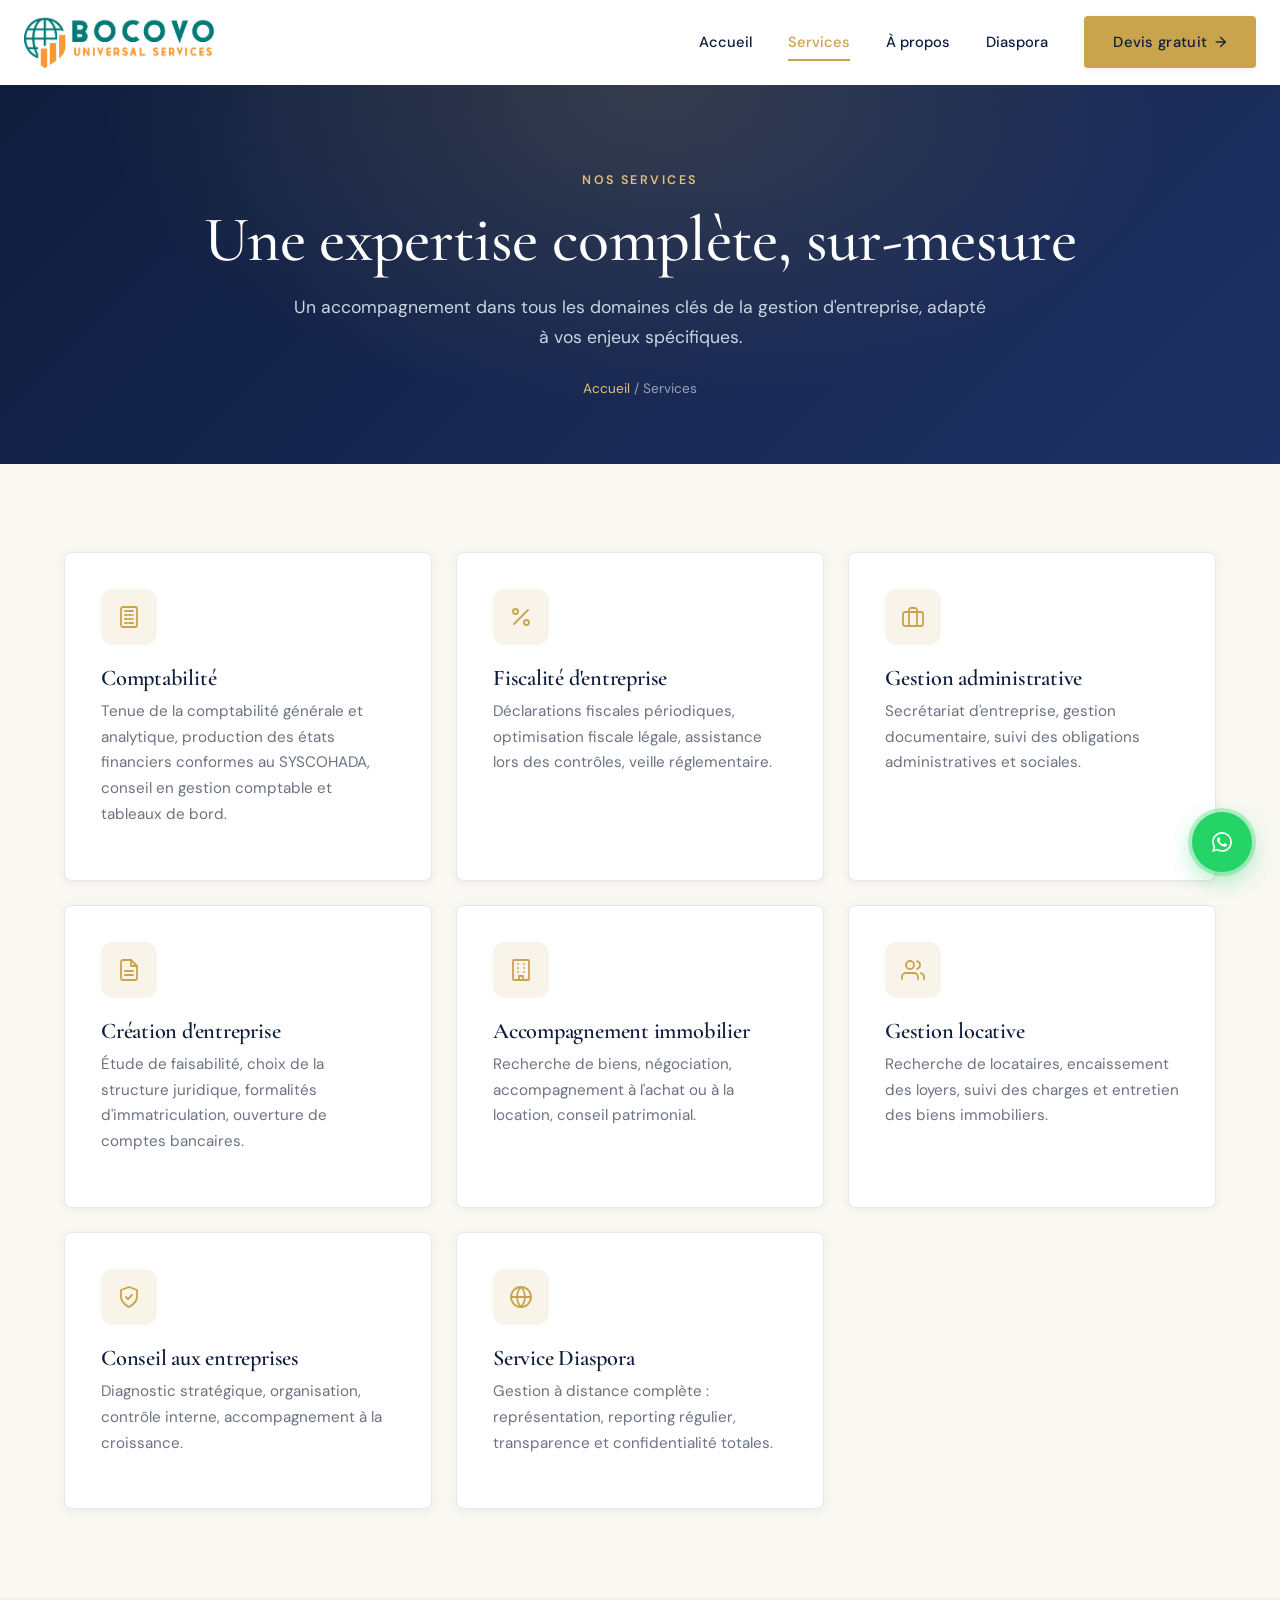
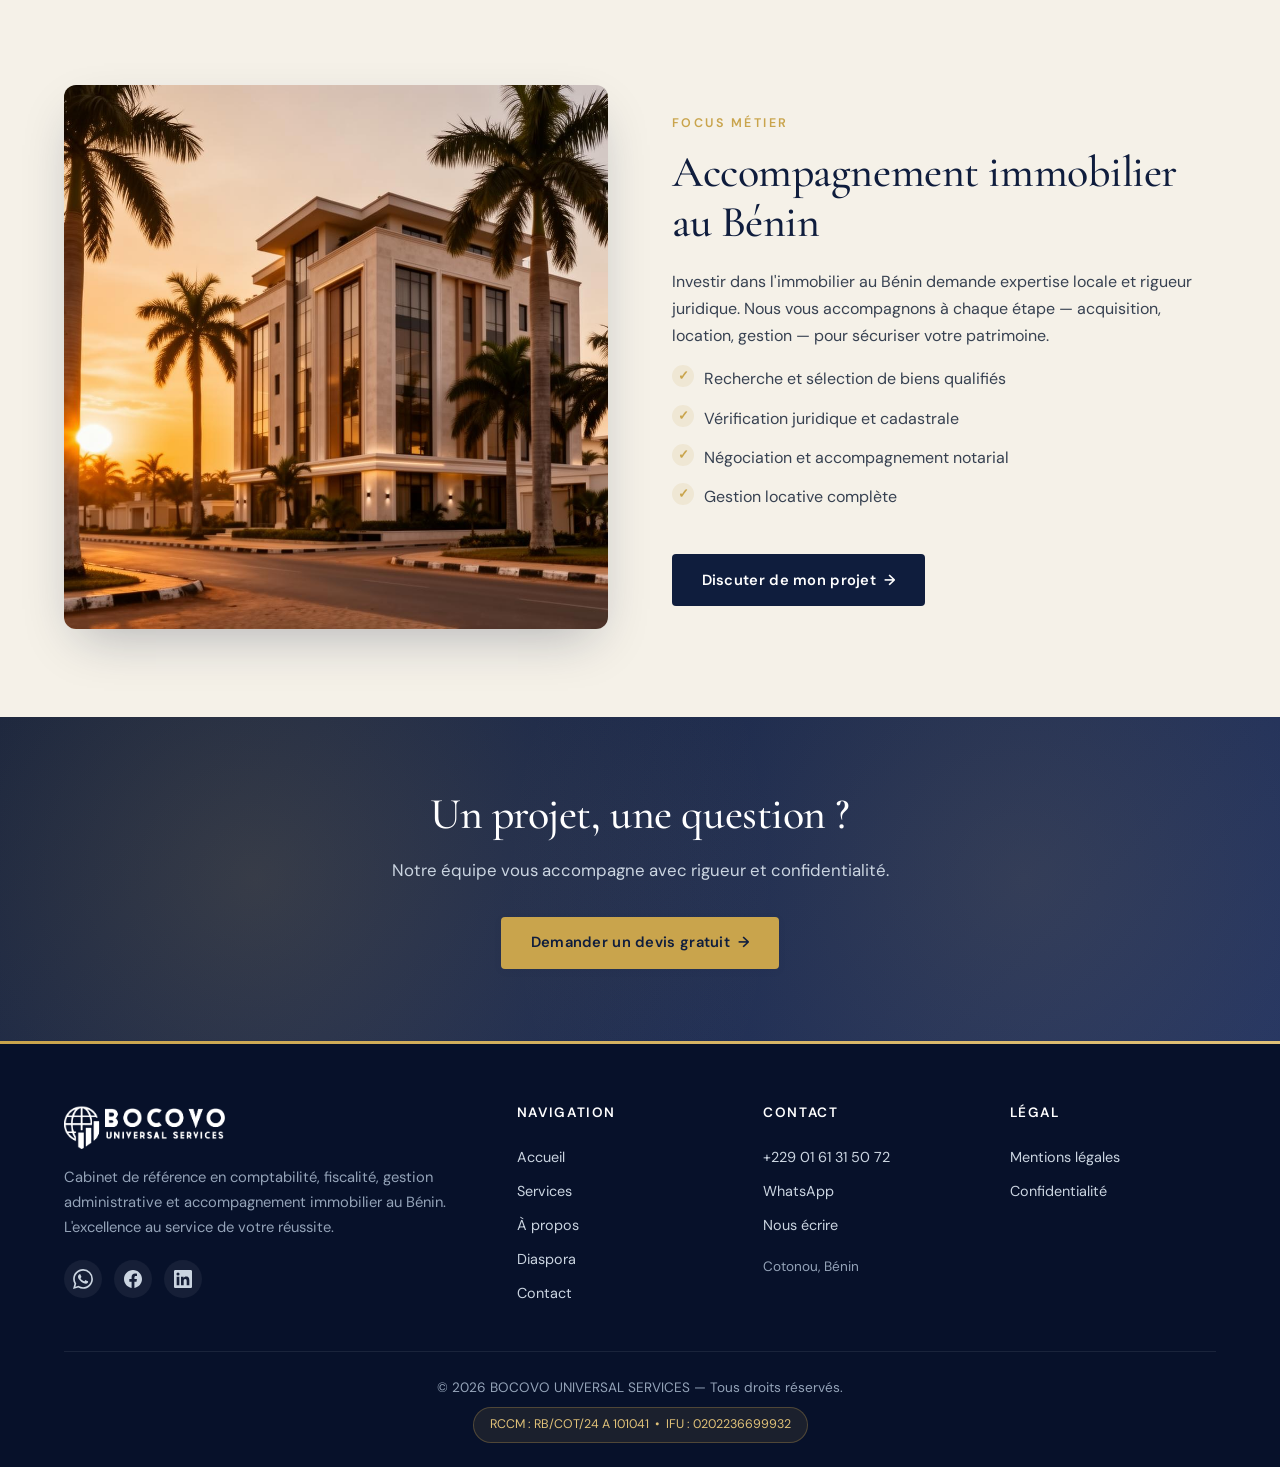
<file: services.html>
<!DOCTYPE html>
<html lang="fr">
<head>
<meta charset="UTF-8">
<meta name="viewport" content="width=device-width, initial-scale=1.0">
<title>Services — Comptabilité, Fiscalité, Immobilier | BOCOVO</title>
<meta name="description" content="Nos services : comptabilité, fiscalité, gestion administrative, accompagnement immobilier, création d'entreprise et service diaspora.">
<meta property="og:title" content="Services — Comptabilité, Fiscalité, Immobilier | BOCOVO">
<meta property="og:description" content="Nos services : comptabilité, fiscalité, gestion administrative, accompagnement immobilier, création d'entreprise et service diaspora.">
<meta property="og:type" content="website">
<link rel="preconnect" href="https://fonts.googleapis.com">
<link rel="preconnect" href="https://fonts.gstatic.com" crossorigin>
<link href="https://fonts.googleapis.com/css2?family=Cormorant+Garamond:ital,wght@0,500;0,600;0,700;1,500&family=DM+Sans:wght@300;400;500;600;700&display=swap" rel="stylesheet">
<link rel="stylesheet" href="styles.css">
<link rel="icon" type="image/png" href="logo-bocovo.png">
</head>
<body>
<header class="header">
  <div class="header-inner">
    <a href="index.html" class="logo">
      <img src="logo-bocovo.png" alt="Logo BOCOVO UNIVERSAL SERVICES">
    </a>
    <button class="nav-toggle" aria-label="Menu">☰</button>
    <nav class="nav">
      <a href="index.html">Accueil</a>
      <a href="services.html">Services</a>
      <a href="a-propos.html">À propos</a>
      <a href="expertise-diaspora.html">Diaspora</a>
      <a href="contact.html" class="btn btn-primary btn-arrow">Devis gratuit</a>
    </nav>
  </div>
</header>
<main>

<section class="page-hero">
  <div class="container">
    <div class="eyebrow">Nos services</div>
    <h1>Une expertise complète, sur-mesure</h1>
    <p>Un accompagnement dans tous les domaines clés de la gestion d'entreprise, adapté à vos enjeux spécifiques.</p>
    <div class="breadcrumb"><a href="index.html">Accueil</a> / Services</div>
  </div>
</section>

<section>
  <div class="container">
    <div class="services-grid"><div class="service-card reveal"><div class="service-icon"><svg width="24" height="24" viewBox="0 0 24 24" fill="none" stroke="currentColor" stroke-width="1.8" stroke-linecap="round" stroke-linejoin="round"><rect x="4" y="2" width="16" height="20" rx="2"/><line x1="8" y1="6" x2="16" y2="6"/><line x1="8" y1="10" x2="10" y2="10"/><line x1="12" y1="10" x2="14" y2="10"/><line x1="16" y1="10" x2="16" y2="10"/><line x1="8" y1="14" x2="10" y2="14"/><line x1="12" y1="14" x2="14" y2="14"/><line x1="16" y1="14" x2="16" y2="14"/><line x1="8" y1="18" x2="10" y2="18"/><line x1="12" y1="18" x2="16" y2="18"/></svg></div><h3>Comptabilité</h3><p>Tenue de la comptabilité générale et analytique, production des états financiers conformes au SYSCOHADA, conseil en gestion comptable et tableaux de bord.</p></div><div class="service-card reveal"><div class="service-icon"><svg width="24" height="24" viewBox="0 0 24 24" fill="none" stroke="currentColor" stroke-width="1.8" stroke-linecap="round" stroke-linejoin="round"><line x1="19" y1="5" x2="5" y2="19"/><circle cx="6.5" cy="6.5" r="2.5"/><circle cx="17.5" cy="17.5" r="2.5"/></svg></div><h3>Fiscalité d'entreprise</h3><p>Déclarations fiscales périodiques, optimisation fiscale légale, assistance lors des contrôles, veille réglementaire.</p></div><div class="service-card reveal"><div class="service-icon"><svg width="24" height="24" viewBox="0 0 24 24" fill="none" stroke="currentColor" stroke-width="1.8" stroke-linecap="round" stroke-linejoin="round"><rect x="2" y="7" width="20" height="14" rx="2"/><path d="M16 21V5a2 2 0 0 0-2-2h-4a2 2 0 0 0-2 2v16"/></svg></div><h3>Gestion administrative</h3><p>Secrétariat d'entreprise, gestion documentaire, suivi des obligations administratives et sociales.</p></div><div class="service-card reveal"><div class="service-icon"><svg width="24" height="24" viewBox="0 0 24 24" fill="none" stroke="currentColor" stroke-width="1.8" stroke-linecap="round" stroke-linejoin="round"><path d="M14 2H6a2 2 0 0 0-2 2v16a2 2 0 0 0 2 2h12a2 2 0 0 0 2-2V8z"/><polyline points="14 2 14 8 20 8"/><line x1="16" y1="13" x2="8" y2="13"/><line x1="16" y1="17" x2="8" y2="17"/></svg></div><h3>Création d'entreprise</h3><p>Étude de faisabilité, choix de la structure juridique, formalités d'immatriculation, ouverture de comptes bancaires.</p></div><div class="service-card reveal"><div class="service-icon"><svg width="24" height="24" viewBox="0 0 24 24" fill="none" stroke="currentColor" stroke-width="1.8" stroke-linecap="round" stroke-linejoin="round"><rect x="4" y="2" width="16" height="20" rx="1"/><line x1="9" y1="6" x2="9" y2="6"/><line x1="15" y1="6" x2="15" y2="6"/><line x1="9" y1="10" x2="9" y2="10"/><line x1="15" y1="10" x2="15" y2="10"/><line x1="9" y1="14" x2="9" y2="14"/><line x1="15" y1="14" x2="15" y2="14"/><path d="M10 22v-4h4v4"/></svg></div><h3>Accompagnement immobilier</h3><p>Recherche de biens, négociation, accompagnement à l'achat ou à la location, conseil patrimonial.</p></div><div class="service-card reveal"><div class="service-icon"><svg width="24" height="24" viewBox="0 0 24 24" fill="none" stroke="currentColor" stroke-width="1.8" stroke-linecap="round" stroke-linejoin="round"><path d="M17 21v-2a4 4 0 0 0-4-4H5a4 4 0 0 0-4 4v2"/><circle cx="9" cy="7" r="4"/><path d="M23 21v-2a4 4 0 0 0-3-3.87"/><path d="M16 3.13a4 4 0 0 1 0 7.75"/></svg></div><h3>Gestion locative</h3><p>Recherche de locataires, encaissement des loyers, suivi des charges et entretien des biens immobiliers.</p></div><div class="service-card reveal"><div class="service-icon"><svg width="24" height="24" viewBox="0 0 24 24" fill="none" stroke="currentColor" stroke-width="1.8" stroke-linecap="round" stroke-linejoin="round"><path d="M12 22s8-4 8-10V5l-8-3-8 3v7c0 6 8 10 8 10z"/><polyline points="9 12 11 14 15 10"/></svg></div><h3>Conseil aux entreprises</h3><p>Diagnostic stratégique, organisation, contrôle interne, accompagnement à la croissance.</p></div><div class="service-card reveal"><div class="service-icon"><svg width="24" height="24" viewBox="0 0 24 24" fill="none" stroke="currentColor" stroke-width="1.8" stroke-linecap="round" stroke-linejoin="round"><circle cx="12" cy="12" r="10"/><line x1="2" y1="12" x2="22" y2="12"/><path d="M12 2a15.3 15.3 0 0 1 4 10 15.3 15.3 0 0 1-4 10 15.3 15.3 0 0 1-4-10 15.3 15.3 0 0 1 4-10z"/></svg></div><h3>Service Diaspora</h3><p>Gestion à distance complète : représentation, reporting régulier, transparence et confidentialité totales.</p></div></div>
  </div>
</section>

<section class="bg-cream">
  <div class="container">
    <div class="feature-split">
      <div class="reveal"><img src="feature-immobilier.jpg" alt="Accompagnement immobilier"></div>
      <div class="feature-split-content reveal reveal-delay-1">
        <div class="eyebrow">Focus métier</div>
        <h2>Accompagnement immobilier au Bénin</h2>
        <p>Investir dans l'immobilier au Bénin demande expertise locale et rigueur juridique. Nous vous accompagnons à chaque étape — acquisition, location, gestion — pour sécuriser votre patrimoine.</p>
        <ul class="checks">
          <li>Recherche et sélection de biens qualifiés</li>
          <li>Vérification juridique et cadastrale</li>
          <li>Négociation et accompagnement notarial</li>
          <li>Gestion locative complète</li>
        </ul>
        <a href="contact.html" class="btn btn-dark btn-arrow mt-2">Discuter de mon projet</a>
      </div>
    </div>
  </div>
</section>

<section class="cta-banner">
  <div class="container">
    <h2>Un projet, une question ?</h2>
    <p>Notre équipe vous accompagne avec rigueur et confidentialité.</p>
    <a href="contact.html" class="btn btn-primary btn-arrow">Demander un devis gratuit</a>
  </div>
</section>
</main>
<footer class="footer">
  <div class="container">
    <div class="footer-grid">
      <div class="footer-brand">
        <div class="logo">
          <img src="logo-bocovo.png" alt="" style="height:44px;filter:brightness(0) invert(1);">
        </div>
        <p>Cabinet de référence en comptabilité, fiscalité, gestion administrative et accompagnement immobilier au Bénin. L'excellence au service de votre réussite.</p>
        <div class="footer-social">
          <a href="https://wa.me/2290161315072" aria-label="WhatsApp" target="_blank" rel="noopener"><svg width="20" height="20" viewBox="0 0 24 24" fill="currentColor"><path d="M17.472 14.382c-.297-.149-1.758-.867-2.03-.967-.273-.099-.471-.148-.67.15-.197.297-.767.966-.94 1.164-.173.199-.347.223-.644.075-.297-.15-1.255-.463-2.39-1.475-.883-.788-1.48-1.761-1.653-2.059-.173-.297-.018-.458.13-.606.134-.133.298-.347.446-.52.149-.174.198-.298.298-.497.099-.198.05-.371-.025-.52-.075-.149-.669-1.612-.916-2.207-.242-.579-.487-.5-.669-.51-.173-.008-.371-.01-.57-.01-.198 0-.52.074-.792.372-.272.297-1.04 1.016-1.04 2.479 0 1.462 1.065 2.875 1.213 3.074.149.198 2.096 3.2 5.077 4.487.709.306 1.262.489 1.694.625.712.227 1.36.195 1.871.118.571-.085 1.758-.719 2.006-1.413.248-.694.248-1.289.173-1.413-.074-.124-.272-.198-.57-.347m-5.421 7.403h-.004a9.87 9.87 0 0 1-5.031-1.378l-.361-.214-3.741.982.998-3.648-.235-.374a9.86 9.86 0 0 1-1.51-5.26c.001-5.45 4.436-9.884 9.888-9.884 2.64 0 5.122 1.03 6.988 2.898a9.825 9.825 0 0 1 2.893 6.994c-.003 5.45-4.437 9.884-9.885 9.884m8.413-18.297A11.815 11.815 0 0 0 12.05 0C5.495 0 .16 5.335.157 11.892c0 2.096.547 4.142 1.588 5.945L.057 24l6.305-1.654a11.882 11.882 0 0 0 5.683 1.448h.005c6.554 0 11.89-5.335 11.893-11.893a11.821 11.821 0 0 0-3.48-8.413z"/></svg></a>
          <a href="#" aria-label="Facebook"><svg width="18" height="18" viewBox="0 0 24 24" fill="currentColor"><path d="M24 12.073c0-6.627-5.373-12-12-12s-12 5.373-12 12c0 5.99 4.388 10.954 10.125 11.854v-8.385H7.078v-3.47h3.047V9.43c0-3.007 1.792-4.669 4.533-4.669 1.312 0 2.686.235 2.686.235v2.953H15.83c-1.491 0-1.956.925-1.956 1.874v2.25h3.328l-.532 3.47h-2.796v8.385C19.612 23.027 24 18.062 24 12.073z"/></svg></a>
          <a href="#" aria-label="LinkedIn"><svg width="18" height="18" viewBox="0 0 24 24" fill="currentColor"><path d="M20.447 20.452h-3.554v-5.569c0-1.328-.027-3.037-1.852-3.037-1.853 0-2.136 1.445-2.136 2.939v5.667H9.351V9h3.414v1.561h.046c.477-.9 1.637-1.85 3.37-1.85 3.601 0 4.267 2.37 4.267 5.455v6.286zM5.337 7.433a2.062 2.062 0 0 1-2.063-2.065 2.063 2.063 0 1 1 2.063 2.065zm1.782 13.019H3.555V9h3.564v11.452zM22.225 0H1.771C.792 0 0 .774 0 1.729v20.542C0 23.227.792 24 1.771 24h20.451C23.2 24 24 23.227 24 22.271V1.729C24 .774 23.2 0 22.222 0h.003z"/></svg></a>
        </div>
      </div>
      <div>
        <h4>Navigation</h4>
        <a href="index.html">Accueil</a>
        <a href="services.html">Services</a>
        <a href="a-propos.html">À propos</a>
        <a href="expertise-diaspora.html">Diaspora</a>
        <a href="contact.html">Contact</a>
      </div>
      <div>
        <h4>Contact</h4>
        <a href="tel:+22901613150 72">+229 01 61 31 50 72</a>
        <a href="https://wa.me/2290161315072" target="_blank" rel="noopener">WhatsApp</a>
        <a href="mailto:contact@bocovo-universal-services.com">Nous écrire</a>
        <p style="color:#94a3b8;font-size:0.85rem;margin-top:0.75rem;">Cotonou, Bénin</p>
      </div>
      <div>
        <h4>Légal</h4>
        <a href="mentions-legales.html">Mentions légales</a>
        <a href="confidentialite.html">Confidentialité</a>
      </div>
    </div>
    <div class="footer-bottom">
      © <span id="year">2026</span> BOCOVO UNIVERSAL SERVICES — Tous droits réservés.<br>
      <span class="footer-legal-ids">RCCM : RB/COT/24 A 101041 &nbsp;•&nbsp; IFU : 0202236699932</span>
    </div>
  </div>
</footer>
<a href="https://wa.me/2290161315072" class="whatsapp-fab" aria-label="Discuter sur WhatsApp" target="_blank" rel="noopener"><svg width="20" height="20" viewBox="0 0 24 24" fill="currentColor"><path d="M17.472 14.382c-.297-.149-1.758-.867-2.03-.967-.273-.099-.471-.148-.67.15-.197.297-.767.966-.94 1.164-.173.199-.347.223-.644.075-.297-.15-1.255-.463-2.39-1.475-.883-.788-1.48-1.761-1.653-2.059-.173-.297-.018-.458.13-.606.134-.133.298-.347.446-.52.149-.174.198-.298.298-.497.099-.198.05-.371-.025-.52-.075-.149-.669-1.612-.916-2.207-.242-.579-.487-.5-.669-.51-.173-.008-.371-.01-.57-.01-.198 0-.52.074-.792.372-.272.297-1.04 1.016-1.04 2.479 0 1.462 1.065 2.875 1.213 3.074.149.198 2.096 3.2 5.077 4.487.709.306 1.262.489 1.694.625.712.227 1.36.195 1.871.118.571-.085 1.758-.719 2.006-1.413.248-.694.248-1.289.173-1.413-.074-.124-.272-.198-.57-.347m-5.421 7.403h-.004a9.87 9.87 0 0 1-5.031-1.378l-.361-.214-3.741.982.998-3.648-.235-.374a9.86 9.86 0 0 1-1.51-5.26c.001-5.45 4.436-9.884 9.888-9.884 2.64 0 5.122 1.03 6.988 2.898a9.825 9.825 0 0 1 2.893 6.994c-.003 5.45-4.437 9.884-9.885 9.884m8.413-18.297A11.815 11.815 0 0 0 12.05 0C5.495 0 .16 5.335.157 11.892c0 2.096.547 4.142 1.588 5.945L.057 24l6.305-1.654a11.882 11.882 0 0 0 5.683 1.448h.005c6.554 0 11.89-5.335 11.893-11.893a11.821 11.821 0 0 0-3.48-8.413z"/></svg></a>
<script src="script.js"></script>
</body>
</html>
</file>
<file: styles.css>
/* ============================================
   BOCOVO UNIVERSAL SERVICES - Premium Styles
   ============================================ */
:root {
  --navy: #0f1d3d;
  --navy-dark: #07112a;
  --navy-light: #1e3164;
  --gold: #c9a44c;
  --gold-light: #e0c178;
  --gold-soft: rgba(201, 164, 76, 0.12);
  --ivory: #faf8f3;
  --cream: #f5f1e8;
  --gray: #6b7280;
  --gray-dark: #374151;
  --gray-light: #e5e7eb;
  --white: #ffffff;
  --shadow-sm: 0 2px 8px rgba(15, 29, 61, 0.06);
  --shadow-md: 0 8px 24px rgba(15, 29, 61, 0.1);
  --shadow-lg: 0 20px 50px -15px rgba(15, 29, 61, 0.3);
  --shadow-gold: 0 10px 40px -10px rgba(201, 164, 76, 0.45);
  --gradient-navy: linear-gradient(135deg, var(--navy) 0%, var(--navy-light) 100%);
  --gradient-gold: linear-gradient(135deg, var(--gold) 0%, var(--gold-light) 100%);
  --transition: all 0.35s cubic-bezier(0.4, 0, 0.2, 1);
}

* { margin: 0; padding: 0; box-sizing: border-box; }
html { scroll-behavior: smooth; -webkit-font-smoothing: antialiased; }
body {
  font-family: 'DM Sans', -apple-system, sans-serif;
  color: var(--gray-dark);
  background: var(--ivory);
  line-height: 1.7;
  overflow-x: hidden;
}
h1, h2, h3, h4 {
  font-family: 'Cormorant Garamond', Georgia, serif;
  font-weight: 600;
  line-height: 1.15;
  color: var(--navy);
  letter-spacing: -0.01em;
}
h1 { font-size: clamp(2.25rem, 5.5vw, 4rem); font-weight: 500; }
h2 { font-size: clamp(1.875rem, 4vw, 2.75rem); margin-bottom: 1rem; font-weight: 500; }
h3 { font-size: 1.4rem; margin-bottom: 0.5rem; font-weight: 600; }
p { margin-bottom: 1rem; }
a { color: var(--navy); text-decoration: none; transition: var(--transition); }
a:hover { color: var(--gold); }
img { max-width: 100%; height: auto; display: block; }
.container { max-width: 1200px; margin: 0 auto; padding: 0 1.5rem; }
.eyebrow { color: var(--gold); font-size: 0.78rem; letter-spacing: 0.2em; text-transform: uppercase; font-weight: 600; margin-bottom: 0.75rem; display: inline-block; font-family: 'DM Sans', sans-serif; }

/* ============ HEADER ============ */
.header {
  background: rgba(255, 255, 255, 0.95);
  backdrop-filter: blur(12px);
  -webkit-backdrop-filter: blur(12px);
  border-bottom: 1px solid transparent;
  position: sticky; top: 0; z-index: 100;
  transition: var(--transition);
}
.header.scrolled { box-shadow: var(--shadow-sm); border-bottom-color: var(--gray-light); }
.header-inner { display: flex; align-items: center; justify-content: space-between; padding: 1rem 1.5rem; max-width: 1280px; margin: 0 auto; }
.logo { display: flex; align-items: center; gap: 0.85rem; }
.logo img { height: 52px; width: auto; }
.logo-text { font-family: 'Cormorant Garamond', serif; font-weight: 700; font-size: 1.15rem; color: var(--navy); line-height: 1.1; letter-spacing: 0.02em; }
.logo-text span { display: block; font-size: 0.65rem; color: var(--gold); letter-spacing: 0.18em; font-family: 'DM Sans', sans-serif; font-weight: 600; margin-top: 2px; }
.nav { display: flex; gap: 2.25rem; align-items: center; }
.nav a { font-weight: 500; font-size: 0.92rem; color: var(--navy); position: relative; }
.nav a:not(.btn)::after { content: ''; position: absolute; bottom: -6px; left: 0; width: 0; height: 2px; background: var(--gold); transition: var(--transition); }
.nav a:not(.btn):hover::after, .nav a.active::after { width: 100%; }
.nav a.active { color: var(--gold); }

.btn { display: inline-flex; align-items: center; gap: 0.5rem; padding: 0.85rem 1.85rem; border-radius: 4px; font-weight: 600; font-size: 0.92rem; cursor: pointer; border: none; transition: var(--transition); text-align: center; font-family: 'DM Sans', sans-serif; letter-spacing: 0.02em; }
.btn-primary { background: var(--gold); color: var(--navy); box-shadow: var(--shadow-sm); }
.btn-primary:hover { background: var(--gold-light); color: var(--navy); transform: translateY(-2px); box-shadow: var(--shadow-gold); }
.btn-outline { background: transparent; color: var(--white); border: 1.5px solid rgba(255,255,255,0.4); }
.btn-outline:hover { background: var(--white); color: var(--navy); border-color: var(--white); }
.btn-dark { background: var(--navy); color: var(--white); }
.btn-dark:hover { background: var(--navy-light); color: var(--white); transform: translateY(-2px); }
.btn-arrow::after { content: '→'; transition: transform 0.3s; }
.btn-arrow:hover::after { transform: translateX(4px); }
.nav-toggle { display: none; background: none; border: none; font-size: 1.75rem; cursor: pointer; color: var(--navy); padding: 0.25rem; }

/* ============ HERO ============ */
.hero {
  position: relative;
  min-height: 92vh;
  display: flex;
  align-items: center;
  color: var(--white);
  overflow: hidden;
  isolation: isolate;
}
.hero-bg { position: absolute; inset: 0; z-index: -2; }
.hero-bg img { width: 100%; height: 100%; object-fit: cover; }
.hero::before { content: ''; position: absolute; inset: 0; background: linear-gradient(105deg, rgba(7,17,42,0.95) 0%, rgba(15,29,61,0.85) 50%, rgba(15,29,61,0.6) 100%); z-index: -1; }
.hero-content { padding: 5rem 0; max-width: 720px; }
.hero-badges { display: flex; gap: 0.75rem; flex-wrap: wrap; margin-bottom: 1.75rem; }
.badge { background: rgba(201,164,76,0.18); border: 1px solid rgba(201,164,76,0.5); color: var(--gold-light); padding: 0.4rem 1rem; border-radius: 100px; font-size: 0.78rem; font-weight: 500; letter-spacing: 0.04em; backdrop-filter: blur(8px); }
.hero h1 { color: var(--white); margin-bottom: 1.5rem; }
.hero h1 .accent { color: var(--gold); font-style: italic; font-weight: 500; }
.hero .subtitle { font-size: 1.15rem; opacity: 0.92; margin-bottom: 2.5rem; color: #e8edf3; font-weight: 300; max-width: 600px; }
.hero-actions { display: flex; gap: 1rem; flex-wrap: wrap; align-items: center; }
.hero-scroll { position: absolute; bottom: 2rem; left: 50%; transform: translateX(-50%); color: var(--gold-light); font-size: 0.75rem; letter-spacing: 0.2em; text-transform: uppercase; opacity: 0.7; animation: float 2.5s ease-in-out infinite; }
@keyframes float { 0%,100% { transform: translateX(-50%) translateY(0); } 50% { transform: translateX(-50%) translateY(-8px); } }

/* ============ SECTIONS ============ */
section { padding: 5.5rem 0; position: relative; }
.section-header { text-align: center; max-width: 720px; margin: 0 auto 3.5rem; }
.section-header h2 { margin-bottom: 1rem; }
.section-header p { color: var(--gray); font-size: 1.05rem; }

/* ============ TRUST STRIP ============ */
.trust-strip { background: var(--white); padding: 2.5rem 0; border-top: 1px solid var(--gray-light); border-bottom: 1px solid var(--gray-light); }
.trust-items { display: grid; grid-template-columns: repeat(auto-fit, minmax(180px, 1fr)); gap: 2rem; text-align: center; }
.trust-item .icon-circle { width: 56px; height: 56px; background: var(--gold-soft); border-radius: 50%; display: flex; align-items: center; justify-content: center; margin: 0 auto 0.75rem; color: var(--gold); }
.trust-item .label { font-size: 0.75rem; color: var(--gray); text-transform: uppercase; letter-spacing: 0.12em; font-weight: 600; }
.trust-item .value { font-family: 'Cormorant Garamond', serif; font-size: 1.3rem; color: var(--navy); font-weight: 600; margin-top: 0.25rem; }

/* ============ STATS ============ */
.stats { background: var(--gradient-navy); color: var(--white); position: relative; overflow: hidden; }
.stats::before { content: ''; position: absolute; inset: 0; background: radial-gradient(ellipse at top right, rgba(201,164,76,0.15), transparent 60%); }
.stats-grid { display: grid; grid-template-columns: repeat(auto-fit, minmax(220px, 1fr)); gap: 3rem; text-align: center; position: relative; }
.stat-number { font-family: 'Cormorant Garamond', serif; font-size: clamp(3rem, 6vw, 4.5rem); font-weight: 600; color: var(--gold); line-height: 1; margin-bottom: 0.5rem; }
.stat-label { font-size: 0.95rem; color: #cbd5e1; letter-spacing: 0.04em; }

/* ============ SERVICE CARDS ============ */
.services-grid { display: grid; grid-template-columns: repeat(auto-fit, minmax(280px, 1fr)); gap: 1.5rem; }
.service-card { background: var(--white); padding: 2.25rem; border-radius: 8px; box-shadow: var(--shadow-sm); border: 1px solid var(--gray-light); transition: var(--transition); position: relative; overflow: hidden; }
.service-card::before { content: ''; position: absolute; top: 0; left: 0; width: 0; height: 3px; background: var(--gradient-gold); transition: var(--transition); }
.service-card:hover { transform: translateY(-6px); box-shadow: var(--shadow-lg); border-color: transparent; }
.service-card:hover::before { width: 100%; }
.service-icon { width: 56px; height: 56px; background: var(--gold-soft); color: var(--gold); border-radius: 12px; display: flex; align-items: center; justify-content: center; margin-bottom: 1.25rem; transition: var(--transition); }
.service-card:hover .service-icon { background: var(--gold); color: var(--white); transform: rotate(-6deg) scale(1.05); }
.service-card p { color: var(--gray); font-size: 0.95rem; margin-bottom: 1rem; }
.service-link { color: var(--gold); font-weight: 600; font-size: 0.88rem; letter-spacing: 0.04em; display: inline-flex; align-items: center; gap: 0.4rem; }
.service-link::after { content: '→'; transition: transform 0.3s; }
.service-link:hover::after { transform: translateX(4px); }

/* ============ FEATURE SPLIT ============ */
.feature-split { display: grid; grid-template-columns: 1fr 1fr; gap: 4rem; align-items: center; }
.feature-split.reverse { direction: rtl; }
.feature-split.reverse > * { direction: ltr; }
.feature-split img { border-radius: 12px; box-shadow: var(--shadow-lg); width: 100%; }
.feature-split-content h2 { margin-bottom: 1.25rem; }
@media (max-width: 860px) { .feature-split { grid-template-columns: 1fr; gap: 2rem; } .feature-split.reverse { direction: ltr; } }

/* ============ FOUNDER ============ */
.founder-section { background: var(--cream); position: relative; overflow: hidden; }
.founder-section::before { content: '"'; position: absolute; top: -3rem; right: 5%; font-family: 'Cormorant Garamond', serif; font-size: 25rem; color: var(--gold); opacity: 0.08; line-height: 1; font-style: italic; }
.founder { display: grid; grid-template-columns: 1fr 1.5fr; gap: 4rem; align-items: center; position: relative; }
.founder-img-wrap { position: relative; }
.founder-img-wrap img { border-radius: 12px; box-shadow: var(--shadow-lg); }
.founder-img-wrap::after { content: ''; position: absolute; inset: 1.5rem -1.5rem -1.5rem 1.5rem; border: 2px solid var(--gold); border-radius: 12px; z-index: -1; }
.founder blockquote { border-left: 3px solid var(--gold); padding: 0.5rem 0 0.5rem 1.5rem; margin-top: 1.75rem; font-style: italic; font-family: 'Cormorant Garamond', serif; font-size: 1.35rem; color: var(--navy); line-height: 1.4; }
.founder-signature { font-family: 'Cormorant Garamond', serif; font-style: italic; color: var(--gray); margin-top: 1rem; }
@media (max-width: 860px) { .founder { grid-template-columns: 1fr; gap: 3rem; } .founder-img-wrap::after { display: none; } }

/* ============ PROCESS TIMELINE ============ */
.process { background: var(--white); }
.process-steps { display: grid; grid-template-columns: repeat(auto-fit, minmax(220px, 1fr)); gap: 1rem; position: relative; }
.process-step { padding: 2.25rem 1.5rem; background: var(--ivory); border-radius: 8px; border: 1px solid var(--gray-light); position: relative; transition: var(--transition); }
.process-step:hover { background: var(--white); border-color: var(--gold); transform: translateY(-4px); box-shadow: var(--shadow-md); }
.process-num { font-family: 'Cormorant Garamond', serif; font-size: 3rem; font-weight: 600; color: var(--gold); line-height: 1; margin-bottom: 0.5rem; opacity: 0.85; }
.process-step h3 { font-size: 1.15rem; margin-bottom: 0.5rem; }
.process-step p { font-size: 0.9rem; color: var(--gray); margin: 0; }

/* ============ TESTIMONIALS ============ */
.testimonials { background: var(--ivory); }
.testimonial-grid { display: grid; grid-template-columns: repeat(auto-fit, minmax(300px, 1fr)); gap: 1.5rem; }
.testimonial { background: var(--white); padding: 2.25rem; border-radius: 12px; box-shadow: var(--shadow-sm); position: relative; border: 1px solid var(--gray-light); }
.testimonial-stars { color: var(--gold); margin-bottom: 1rem; letter-spacing: 2px; }
.testimonial p { font-style: italic; color: var(--gray-dark); font-size: 1.02rem; margin-bottom: 1.5rem; }
.testimonial-author { display: flex; align-items: center; gap: 0.85rem; padding-top: 1rem; border-top: 1px solid var(--gray-light); }
.testimonial-avatar { width: 48px; height: 48px; border-radius: 50%; background: var(--gradient-gold); color: var(--navy); display: flex; align-items: center; justify-content: center; font-family: 'Cormorant Garamond', serif; font-weight: 700; font-size: 1.2rem; }
.testimonial-author .name { font-weight: 600; color: var(--navy); font-size: 0.95rem; }
.testimonial-author .role { font-size: 0.82rem; color: var(--gray); }

/* ============ FAQ ============ */
.faq-list { max-width: 800px; margin: 0 auto; }
.faq-item { background: var(--white); border-radius: 8px; margin-bottom: 0.75rem; box-shadow: var(--shadow-sm); border: 1px solid var(--gray-light); overflow: hidden; transition: var(--transition); }
.faq-item.open { box-shadow: var(--shadow-md); border-color: var(--gold); }
.faq-question { width: 100%; background: none; border: none; padding: 1.4rem 1.75rem; text-align: left; font-family: 'DM Sans', sans-serif; font-size: 1.02rem; font-weight: 600; color: var(--navy); cursor: pointer; display: flex; justify-content: space-between; align-items: center; gap: 1rem; transition: var(--transition); }
.faq-question:hover { color: var(--gold); }
.faq-toggle { width: 28px; height: 28px; border-radius: 50%; background: var(--gold-soft); color: var(--gold); display: flex; align-items: center; justify-content: center; font-size: 1.2rem; flex-shrink: 0; transition: var(--transition); }
.faq-item.open .faq-toggle { background: var(--gold); color: var(--white); transform: rotate(45deg); }
.faq-answer { max-height: 0; overflow: hidden; transition: max-height 0.4s ease, padding 0.4s ease; padding: 0 1.75rem; color: var(--gray-dark); }
.faq-item.open .faq-answer { max-height: 500px; padding: 0 1.75rem 1.5rem; }

/* ============ CTA BANNER ============ */
.cta-banner { background: var(--gradient-navy); color: var(--white); padding: 4.5rem 0; text-align: center; position: relative; overflow: hidden; }
.cta-banner::before { content: ''; position: absolute; inset: 0; background: radial-gradient(circle at 20% 50%, rgba(201,164,76,0.2), transparent 50%), radial-gradient(circle at 80% 50%, rgba(201,164,76,0.15), transparent 50%); }
.cta-banner > .container { position: relative; }
.cta-banner h2 { color: var(--white); margin-bottom: 1rem; }
.cta-banner p { color: #cbd5e1; max-width: 600px; margin: 0 auto 2rem; font-size: 1.05rem; }

/* ============ FORM ============ */
.form { display: grid; gap: 1.25rem; }
.form-row { display: grid; grid-template-columns: 1fr 1fr; gap: 1rem; }
@media (max-width: 600px) { .form-row { grid-template-columns: 1fr; } }
.form-field label { font-size: 0.85rem; font-weight: 600; margin-bottom: 0.4rem; display: block; color: var(--navy); letter-spacing: 0.02em; }
.form-field input, .form-field select, .form-field textarea { width: 100%; padding: 0.85rem 1rem; border: 1.5px solid var(--gray-light); border-radius: 6px; font-family: inherit; font-size: 0.95rem; background: var(--white); color: var(--navy); transition: var(--transition); }
.form-field input:focus, .form-field select:focus, .form-field textarea:focus { outline: none; border-color: var(--gold); box-shadow: 0 0 0 3px var(--gold-soft); }
.form-field textarea { min-height: 140px; resize: vertical; }
.form-message { padding: 1rem; border-radius: 6px; margin-top: 0.5rem; display: none; font-size: 0.92rem; }
.form-message.success { background: #d1fae5; color: #065f46; border: 1px solid #6ee7b7; display: block; }
.form-message.error { background: #fee2e2; color: #991b1b; display: block; }

/* ============ CONTACT INFO ============ */
.contact-grid { display: grid; grid-template-columns: 1fr 1.4fr; gap: 3rem; }
@media (max-width: 860px) { .contact-grid { grid-template-columns: 1fr; gap: 2.5rem; } }
.contact-info-card { background: var(--gradient-navy); color: var(--white); padding: 2.5rem; border-radius: 12px; position: relative; overflow: hidden; }
.contact-info-card::before { content: ''; position: absolute; bottom: -50px; right: -50px; width: 200px; height: 200px; background: radial-gradient(circle, rgba(201,164,76,0.25), transparent 70%); }
.contact-info-card h3 { color: var(--white); margin-bottom: 1.5rem; }
.contact-info-list { list-style: none; padding: 0; position: relative; }
.contact-info-list li { display: flex; gap: 1rem; align-items: flex-start; padding: 1rem 0; border-bottom: 1px solid rgba(255,255,255,0.1); }
.contact-info-list li:last-child { border-bottom: none; }
.contact-info-icon { width: 42px; height: 42px; background: var(--gold-soft); color: var(--gold); border-radius: 10px; display: flex; align-items: center; justify-content: center; flex-shrink: 0; }
.contact-info-list .label { font-size: 0.78rem; color: var(--gold-light); text-transform: uppercase; letter-spacing: 0.1em; font-weight: 600; }
.contact-info-list .value { color: var(--white); font-size: 0.98rem; margin-top: 2px; }
.contact-info-list a.value:hover { color: var(--gold-light); }

.form-card { background: var(--white); padding: 2.5rem; border-radius: 12px; box-shadow: var(--shadow-md); border: 1px solid var(--gray-light); }
.form-card h3 { margin-bottom: 0.5rem; }
.form-card > p { color: var(--gray); margin-bottom: 1.5rem; font-size: 0.95rem; }

/* ============ MAP ============ */
.map-section { padding: 0; }
.map-container { width: 100%; height: 450px; overflow: hidden; position: relative; box-shadow: var(--shadow-md); }
.map-container iframe { width: 100%; height: 100%; border: 0; display: block; filter: grayscale(0.2) contrast(1.05); }

/* ============ FOOTER ============ */
.footer { background: var(--navy-dark); color: #cbd5e1; padding: 4rem 0 1.5rem; position: relative; }
.footer::before { content: ''; position: absolute; top: 0; left: 0; right: 0; height: 3px; background: var(--gradient-gold); }
.footer h4 { color: var(--white); font-family: 'DM Sans', sans-serif; font-size: 0.85rem; text-transform: uppercase; letter-spacing: 0.12em; margin-bottom: 1.25rem; font-weight: 600; }
.footer a { color: #cbd5e1; font-size: 0.9rem; display: block; padding: 0.3rem 0; transition: var(--transition); }
.footer a:hover { color: var(--gold); transform: translateX(4px); }
.footer-grid { display: grid; grid-template-columns: 2fr 1fr 1fr 1fr; gap: 2.5rem; margin-bottom: 2.5rem; }
@media (max-width: 768px) { .footer-grid { grid-template-columns: 1fr 1fr; } }
.footer-brand .logo-text { color: var(--white); }
.footer-brand p { color: #94a3b8; font-size: 0.92rem; margin-top: 1rem; }
.footer-social { display: flex; gap: 0.75rem; margin-top: 1.25rem; }
.footer-social a { width: 38px; height: 38px; padding: 0; background: rgba(255,255,255,0.06); border-radius: 50%; display: flex; align-items: center; justify-content: center; color: #cbd5e1; }
.footer-social a:hover { background: var(--gold); color: var(--navy); transform: translateY(-2px); }
.footer-bottom { border-top: 1px solid rgba(255,255,255,0.08); padding-top: 1.5rem; text-align: center; font-size: 0.85rem; color: #94a3b8; }
.footer-legal-ids { display: inline-block; margin-top: 0.5rem; padding: 0.4rem 1rem; background: rgba(201,164,76,0.1); border: 1px solid rgba(201,164,76,0.3); border-radius: 100px; font-size: 0.78rem; color: var(--gold-light); }

/* ============ WHATSAPP FAB ============ */
.whatsapp-fab { position: fixed; bottom: 1.75rem; right: 1.75rem; background: #25d366; color: white; width: 60px; height: 60px; border-radius: 50%; display: flex; align-items: center; justify-content: center; box-shadow: 0 8px 24px rgba(37, 211, 102, 0.4); z-index: 99; transition: var(--transition); }
.whatsapp-fab::before { content: ''; position: absolute; inset: -4px; border-radius: 50%; background: #25d366; opacity: 0.3; animation: pulse 2s infinite; z-index: -1; }
@keyframes pulse { 0% { transform: scale(1); opacity: 0.3; } 100% { transform: scale(1.6); opacity: 0; } }
.whatsapp-fab:hover { color: white; transform: scale(1.08); }

/* ============ MOBILE NAV ============ */
@media (max-width: 900px) {
  .nav-toggle { display: block; }
  .nav { display: none; position: absolute; top: 100%; left: 0; right: 0; background: var(--white); flex-direction: column; padding: 1.5rem; gap: 0.25rem; box-shadow: var(--shadow-md); align-items: stretch; }
  .nav.open { display: flex; }
  .nav a { padding: 0.75rem 0; width: 100%; }
  .nav a.btn { text-align: center; margin-top: 0.5rem; }
}

/* ============ PAGE HERO (inner pages) ============ */
.page-hero { background: var(--gradient-navy); color: var(--white); padding: 5rem 1.5rem 4rem; text-align: center; position: relative; overflow: hidden; }
.page-hero::before { content: ''; position: absolute; inset: 0; background: radial-gradient(ellipse at top, rgba(201,164,76,0.18), transparent 60%); }
.page-hero > .container { position: relative; }
.page-hero .eyebrow { color: var(--gold-light); }
.page-hero h1 { color: var(--white); margin-bottom: 1rem; }
.page-hero p { color: #cbd5e1; max-width: 700px; margin: 0 auto; font-size: 1.1rem; }
.breadcrumb { font-size: 0.85rem; color: #94a3b8; margin-top: 1.5rem; }
.breadcrumb a { color: var(--gold-light); }

/* ============ UTILITIES ============ */
.bg-white { background: var(--white); }
.bg-cream { background: var(--cream); }
.text-center { text-align: center; }
.mt-2 { margin-top: 2rem; }
.mt-3 { margin-top: 3rem; }

ul.checks { list-style: none; padding: 0; }
ul.checks li { padding-left: 2rem; position: relative; margin-bottom: 0.75rem; color: var(--gray-dark); }
ul.checks li::before { content: '✓'; position: absolute; left: 0; top: 0; width: 22px; height: 22px; background: var(--gold-soft); color: var(--gold); border-radius: 50%; display: flex; align-items: center; justify-content: center; font-weight: 700; font-size: 0.8rem; }

.legal-content { max-width: 800px; margin: 0 auto; }
.legal-content h2 { margin-top: 2.5rem; font-size: 1.6rem; }
.legal-content h2:first-child { margin-top: 0; }

/* ============ SCROLL REVEAL ============ */
.reveal { opacity: 0; transform: translateY(30px); transition: opacity 0.8s ease, transform 0.8s ease; }
.reveal.visible { opacity: 1; transform: translateY(0); }
.reveal-delay-1 { transition-delay: 0.1s; }
.reveal-delay-2 { transition-delay: 0.2s; }
.reveal-delay-3 { transition-delay: 0.3s; }

@media (prefers-reduced-motion: reduce) {
  *, *::before, *::after { animation: none !important; transition: none !important; }
  .reveal { opacity: 1; transform: none; }
}
</file>
